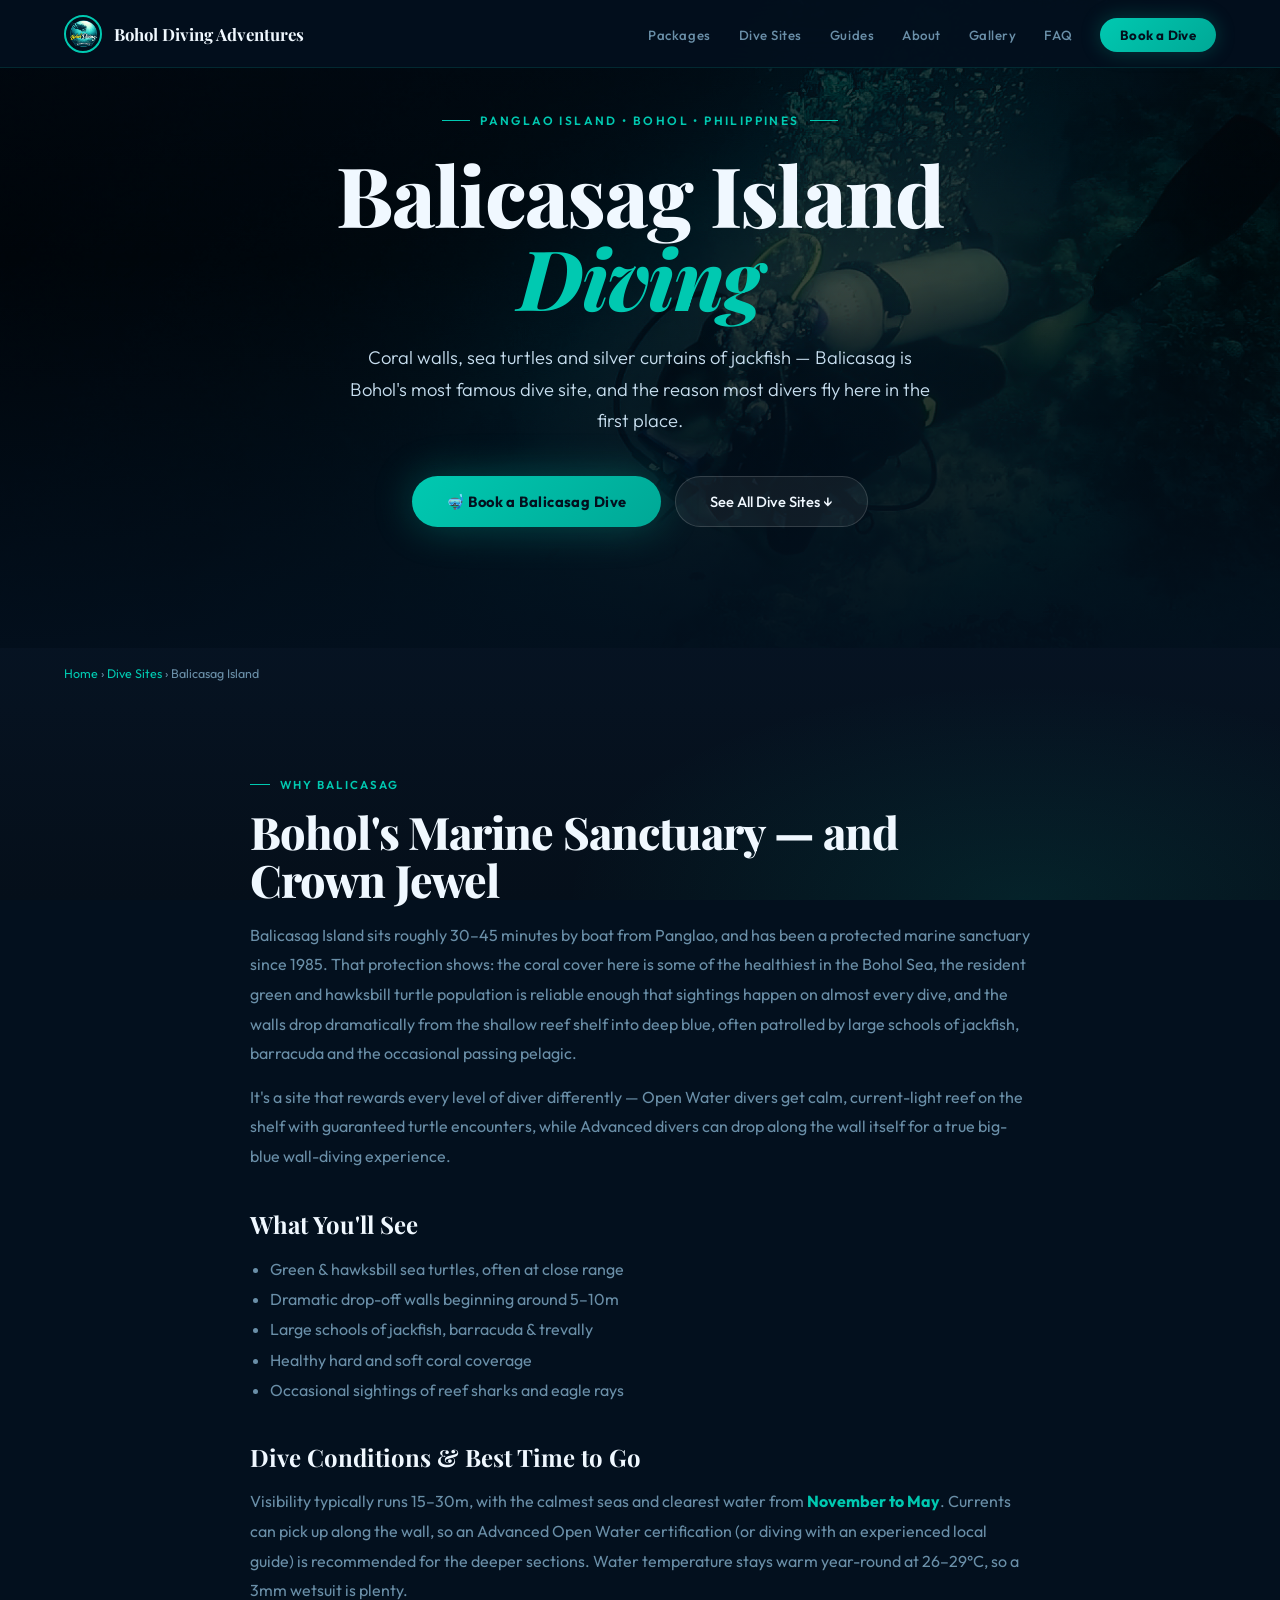
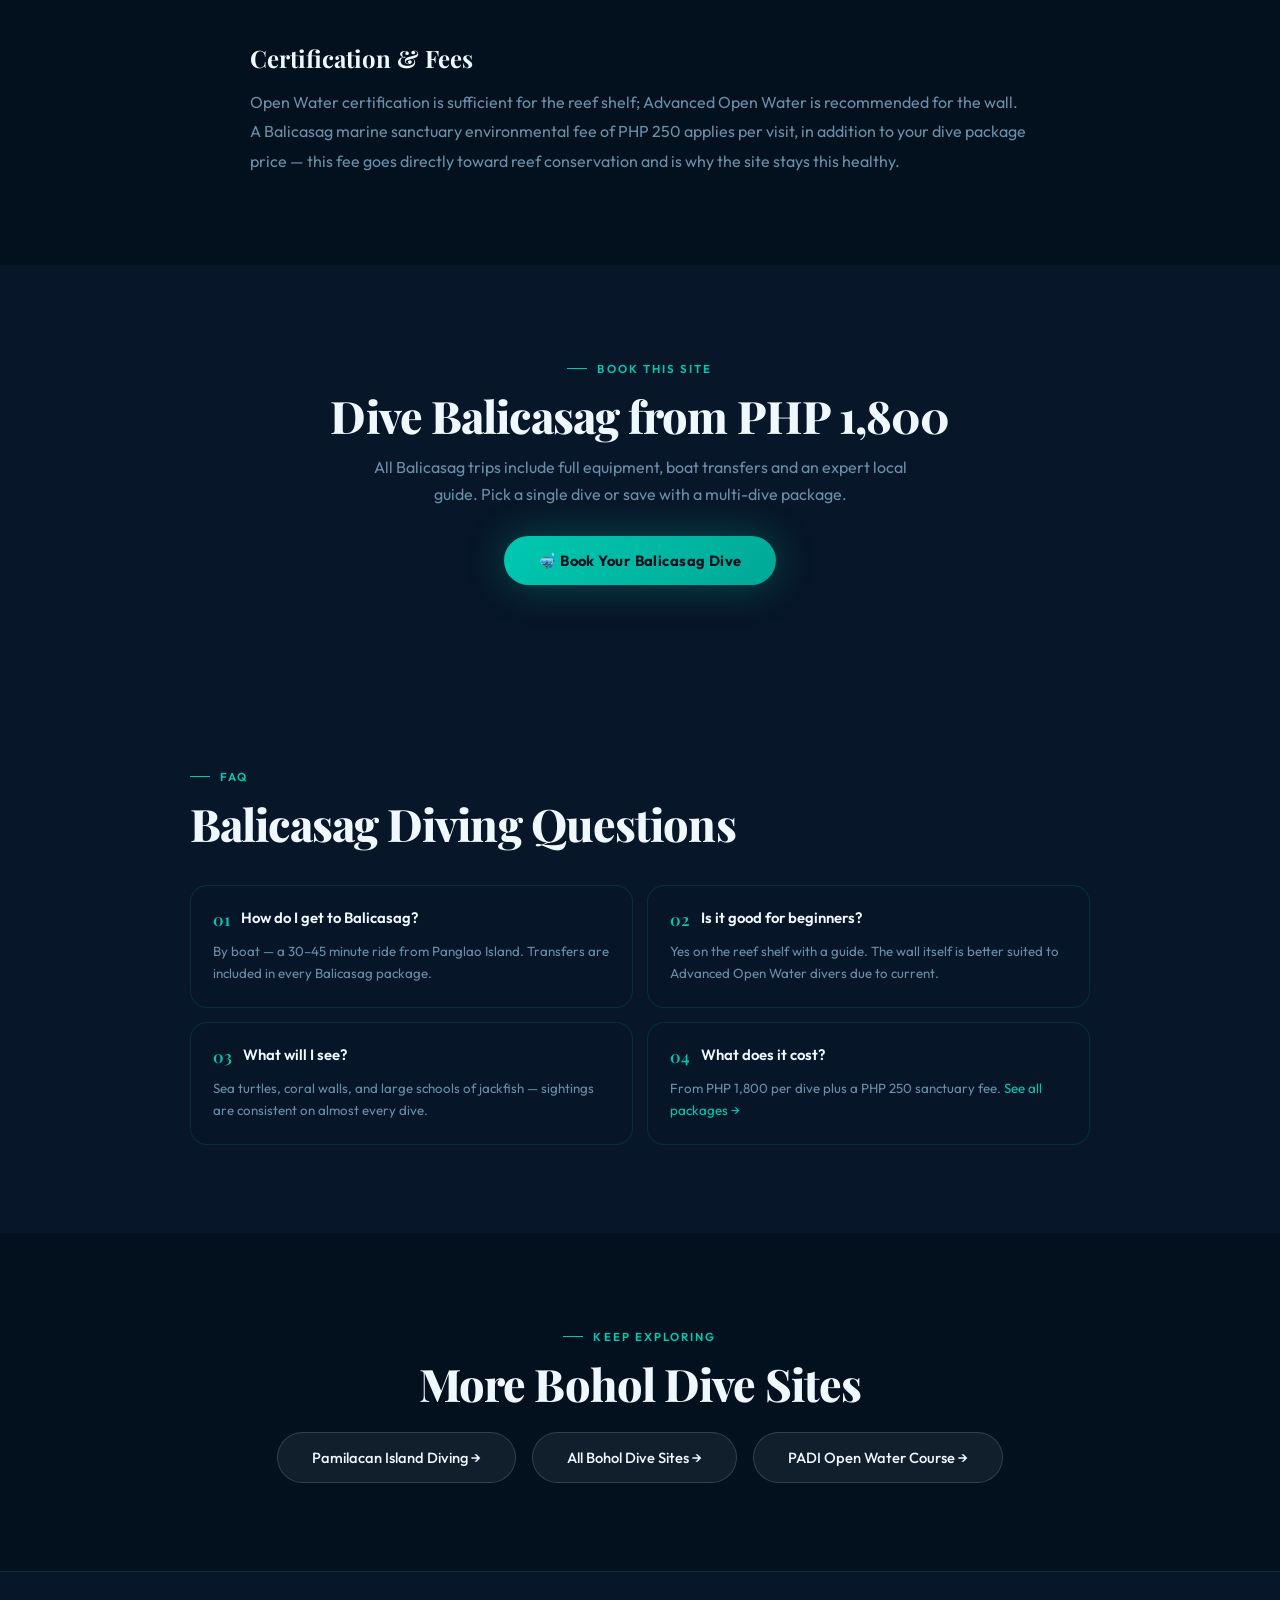
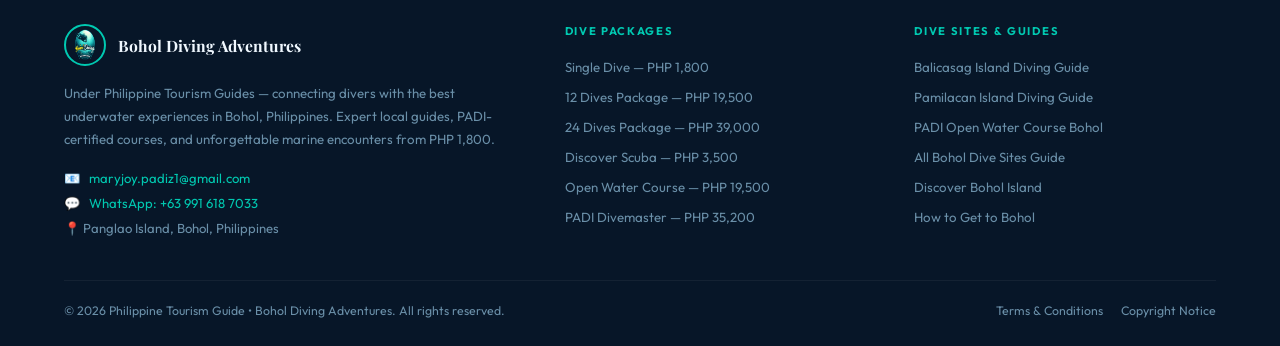
<file: balicasag-diving.html>
<!DOCTYPE html>
<html lang="en">
<head>
  <meta charset="UTF-8">
  <meta name="viewport" content="width=device-width, initial-scale=1.0">

  <title>Balicasag Diving | Sea Turtles &amp; Coral Walls — Bohol Diving Adventures</title>
  <meta name="description" content="Dive Balicasag Island in Bohol, Philippines — sea turtles, dramatic coral walls and jackfish schools. From PHP 1,800 per dive, full equipment included.">
  <meta name="keywords" content="Balicasag diving, Balicasag Island Bohol, sea turtles Bohol diving, Balicasag dive site, Balicasag scuba diving Philippines">
  <meta name="robots" content="index, follow, max-snippet:-1, max-image-preview:large, max-video-preview:-1">
  <meta name="author" content="Bohol Diving Adventures — Philippine Tourism Guide">
  <meta name="geo.region" content="PH-BOH">
  <meta name="geo.placename" content="Panglao Island, Bohol, Philippines">
  <meta name="geo.position" content="9.5736;123.7535">
  <meta name="ICBM" content="9.5736, 123.7535">
  <meta name="language" content="en">

  <meta property="og:type" content="article">
  <meta property="og:locale" content="en_US">
  <meta property="og:site_name" content="Bohol Diving Adventures">
  <meta property="og:title" content="Balicasag Diving | Bohol Diving Adventures">
  <meta property="og:description" content="Sea turtles, coral walls and jackfish schools at Bohol's most famous dive site. From PHP 1,800.">
  <meta property="og:url" content="https://boholdivingadventures.com/balicasag-diving.html">
  <meta property="og:image" content="https://boholdivingadventures.com/shipwreck.jpg">
  <meta property="og:image:width" content="1200">
  <meta property="og:image:height" content="630">

  <meta name="twitter:card" content="summary_large_image">
  <meta name="twitter:site" content="@BoholDiving">
  <meta name="twitter:title" content="Balicasag Diving | Bohol Diving Adventures">
  <meta name="twitter:description" content="Sea turtles, coral walls and jackfish schools at Bohol's most famous dive site. From PHP 1,800.">
  <meta name="twitter:image" content="https://boholdivingadventures.com/shipwreck.jpg">

  <link rel="canonical" href="https://boholdivingadventures.com/balicasag-diving.html">
  <link rel="alternate" hreflang="en" href="https://boholdivingadventures.com/balicasag-diving.html">
  <link rel="alternate" hreflang="x-default" href="https://boholdivingadventures.com/balicasag-diving.html">

  <link rel="icon" href="/logo.jpg" type="image/jpeg">
  <link rel="shortcut icon" href="/logo.jpg" type="image/jpeg">
  <link rel="apple-touch-icon" sizes="180x180" href="/logo.jpg">

  <link rel="preconnect" href="https://fonts.googleapis.com">
  <link rel="preconnect" href="https://fonts.gstatic.com" crossorigin>
  <link rel="dns-prefetch" href="https://api.web3forms.com">
  <link rel="dns-prefetch" href="https://api.whatsapp.com">
  <link rel="sitemap" type="application/xml" title="Sitemap" href="/sitemap_index.xml">
  <link href="https://fonts.googleapis.com/css2?family=Playfair+Display:ital,wght@0,700;0,800;1,700&family=Outfit:wght@300;400;500;600&display=swap" rel="stylesheet">

  <script type="application/ld+json">
  {
    "@context": "https://schema.org",
    "@graph": [
      {
        "@type": "TouristAttraction",
        "name": "Balicasag Island Dive Site",
        "description": "Marine sanctuary off Panglao, Bohol, known for sea turtles, coral walls, and large schools of jackfish.",
        "url": "https://boholdivingadventures.com/balicasag-diving.html",
        "image": "https://boholdivingadventures.com/dive.jpg",
        "touristType": ["Scuba Divers", "Snorkelers"],
        "geo": {"@type": "GeoCoordinates", "latitude": 9.5333, "longitude": 123.6833},
        "isPartOf": {"@type": "LocalBusiness", "name": "Bohol Diving Adventures", "url": "https://boholdivingadventures.com/"}
      },
      {
        "@type": "BreadcrumbList",
        "itemListElement": [
          {"@type": "ListItem", "position": 1, "name": "Home", "item": "https://boholdivingadventures.com/"},
          {"@type": "ListItem", "position": 2, "name": "Dive Sites", "item": "https://boholdivingadventures.com/#dive-sites"},
          {"@type": "ListItem", "position": 3, "name": "Balicasag Island Diving", "item": "https://boholdivingadventures.com/balicasag-diving.html"}
        ]
      },
      {
        "@type": "FAQPage",
        "mainEntity": [
          {"@type": "Question", "name": "How do I get to Balicasag Island for diving?", "acceptedAnswer": {"@type": "Answer", "text": "Balicasag is reached by a 30-45 minute boat ride from Panglao Island. Bohol Diving Adventures includes boat transfers in every Balicasag dive package."}},
          {"@type": "Question", "name": "Is Balicasag good for beginner divers?", "acceptedAnswer": {"@type": "Answer", "text": "Most areas suit Open Water divers, though the steepest walls and stronger currents are best handled by Advanced Open Water divers. Beginners should dive with a guide and stay on the shallower reef shelf."}},
          {"@type": "Question", "name": "What will I see diving at Balicasag?", "acceptedAnswer": {"@type": "Answer", "text": "Green and hawksbill sea turtles, dramatic drop-off walls, large schools of jackfish and barracuda, and healthy coral cover. Sightings are consistent year-round."}},
          {"@type": "Question", "name": "How much does a Balicasag dive trip cost?", "acceptedAnswer": {"@type": "Answer", "text": "Fun dives start from PHP 1,800 per dive with full equipment included, plus a PHP 250 Balicasag marine sanctuary environmental fee."}}
        ]
      }
    ]
  }
  </script>

  <style>
    :root {
      --ocean-deep:#03101e;--ocean-dark:#071628;--ocean-mid:#0a2540;
      --teal:#00c9b1;--teal-glow:rgba(0,201,177,0.18);--teal-dim:rgba(0,201,177,0.6);
      --gold:#e8c46a;--gold-dim:rgba(232,196,106,0.7);--white:#f0f8ff;
      --text:#c8dff0;--text-muted:#6a8fa8;--border:rgba(0,201,177,0.14);
      --card-bg:rgba(7,22,40,0.75);--card-border:rgba(0,201,177,0.18);
    }
    *,*::before,*::after{box-sizing:border-box;margin:0;padding:0}
    html{scroll-behavior:smooth}
    body{font-family:'Outfit',sans-serif;background:var(--ocean-deep);color:var(--text);overflow-x:hidden}
    img{max-width:100%;display:block}
    a{text-decoration:none;color:inherit}
    body::before{content:'';position:fixed;inset:0;background:radial-gradient(ellipse 80% 50% at 20% 0%,rgba(0,100,180,0.18) 0%,transparent 60%),radial-gradient(ellipse 60% 40% at 80% 100%,rgba(0,201,177,0.1) 0%,transparent 60%),linear-gradient(180deg,#03101e 0%,#071628 50%,#050f1a 100%);pointer-events:none;z-index:0}
    body>*{position:relative;z-index:1}
    /* NAVBAR */
    .navbar{position:fixed;top:0;left:0;right:0;z-index:200;padding:0 5%;height:68px;display:flex;align-items:center;justify-content:space-between;background:rgba(3,16,30,0.92);backdrop-filter:blur(20px);border-bottom:1px solid var(--border);transition:box-shadow 0.3s}
    .navbar.scrolled{box-shadow:0 4px 30px rgba(0,0,0,0.5)}
    .nav-brand{display:flex;align-items:center;gap:12px;font-family:'Playfair Display',serif;font-size:1.05rem;font-weight:700;color:var(--white)}
    .nav-brand img{width:38px;height:38px;border-radius:50%;object-fit:cover;border:2px solid var(--teal)}
    .nav-links{display:flex;gap:28px;align-items:center;list-style:none}
    .nav-links a{font-size:0.83rem;font-weight:500;color:var(--text-muted);letter-spacing:0.04em;transition:color 0.2s}
    .nav-links a:hover{color:var(--teal)}
    .nav-book-btn{background:linear-gradient(135deg,var(--teal),#00a896);color:var(--ocean-deep)!important;font-weight:700!important;padding:9px 20px;border-radius:999px;letter-spacing:0.02em!important;transition:transform 0.2s,box-shadow 0.2s!important;box-shadow:0 0 20px rgba(0,201,177,0.25)}
    .nav-book-btn:hover{transform:translateY(-1px);box-shadow:0 0 30px rgba(0,201,177,0.4)!important}
    .hamburger{display:none;flex-direction:column;gap:5px;background:none;border:none;cursor:pointer;padding:6px}
    .hamburger span{display:block;width:22px;height:2px;background:var(--teal);border-radius:2px;transition:0.3s}
    .mobile-nav{display:none;position:fixed;top:68px;left:0;right:0;background:rgba(3,16,30,0.98);backdrop-filter:blur(20px);border-bottom:1px solid var(--border);z-index:199;padding:16px 5%;flex-direction:column;gap:4px}
    .mobile-nav.open{display:flex}
    .mobile-nav a{color:var(--text);font-size:0.95rem;font-weight:500;padding:12px 0;border-bottom:1px solid rgba(255,255,255,0.05);transition:color 0.2s}
    .mobile-nav a:hover{color:var(--teal)}
    /* HERO */
    .hero{min-height:100vh;display:flex;flex-direction:column;align-items:center;justify-content:center;text-align:center;padding:100px 5% 60px;position:relative;overflow:hidden}
    .hero-bg{position:absolute;inset:0;background:url('bohol.jpg') center/cover no-repeat;filter:brightness(0.28) saturate(1.3);z-index:0}
    .hero-overlay{position:absolute;inset:0;background:linear-gradient(180deg,rgba(3,16,30,0.3) 0%,rgba(3,16,30,0.0) 40%,rgba(3,16,30,0.9) 100%);z-index:1}
    .hero-content{position:relative;z-index:2;max-width:860px;margin:0 auto}
    .hero-eyebrow{display:inline-flex;align-items:center;gap:10px;font-size:0.75rem;font-weight:600;letter-spacing:0.2em;text-transform:uppercase;color:var(--teal);margin-bottom:24px}
    .hero-eyebrow::before,.hero-eyebrow::after{content:'';display:block;width:28px;height:1px;background:var(--teal)}
    .hero h1{font-family:'Playfair Display',serif;font-size:clamp(2.8rem,6.5vw,5.8rem);font-weight:800;line-height:1.0;color:var(--white);letter-spacing:-0.02em;margin-bottom:24px}
    .hero h1 em{font-style:italic;color:var(--teal)}
    .hero-sub{font-size:clamp(1rem,1.8vw,1.15rem);color:var(--text);line-height:1.7;max-width:600px;margin:0 auto 40px;font-weight:300}
    .hero-actions{display:flex;gap:14px;justify-content:center;flex-wrap:wrap;margin-bottom:56px}
    .btn-primary{background:linear-gradient(135deg,var(--teal),#00a896);color:var(--ocean-deep);padding:15px 34px;border-radius:999px;font-weight:700;font-size:0.92rem;letter-spacing:0.03em;box-shadow:0 0 40px rgba(0,201,177,0.3);transition:transform 0.2s,box-shadow 0.2s;display:inline-flex;align-items:center;gap:8px}
    .btn-primary:hover{transform:translateY(-2px);box-shadow:0 0 60px rgba(0,201,177,0.5)}
    .btn-ghost{background:rgba(255,255,255,0.06);color:var(--white);padding:15px 34px;border-radius:999px;font-weight:500;font-size:0.92rem;border:1px solid rgba(255,255,255,0.15);transition:background 0.2s,border-color 0.2s;display:inline-flex;align-items:center;gap:8px}
    .btn-ghost:hover{background:rgba(255,255,255,0.1);border-color:rgba(255,255,255,0.3)}
    .hero-stats{display:flex;gap:36px;justify-content:center;flex-wrap:wrap;padding:24px 36px;background:rgba(7,22,40,0.7);backdrop-filter:blur(12px);border-radius:20px;border:1px solid var(--border)}
    .hero-stat strong{display:block;font-family:'Playfair Display',serif;font-size:1.9rem;font-weight:800;color:var(--teal);letter-spacing:-0.02em}
    .hero-stat span{font-size:0.75rem;color:var(--text-muted);text-transform:uppercase;letter-spacing:0.1em}
    .hero-scroll{position:absolute;bottom:28px;left:50%;transform:translateX(-50%);z-index:2;display:flex;flex-direction:column;align-items:center;gap:6px;color:var(--text-muted);font-size:0.7rem;letter-spacing:0.12em;text-transform:uppercase;animation:bobScroll 2.5s ease-in-out infinite}
    .hero-scroll::after{content:'↓';font-size:1.1rem;color:var(--teal)}
    @keyframes bobScroll{0%,100%{transform:translateX(-50%) translateY(0)}50%{transform:translateX(-50%) translateY(6px)}}
    /* COMMON */
    section{padding:88px 5%}
    .section-label{display:inline-flex;align-items:center;gap:10px;font-size:0.72rem;font-weight:600;letter-spacing:0.18em;text-transform:uppercase;color:var(--teal);margin-bottom:16px}
    .section-label::before{content:'';display:block;width:20px;height:1px;background:var(--teal)}
    .section-title{font-family:'Playfair Display',serif;font-size:clamp(2rem,3.5vw,3.1rem);font-weight:800;line-height:1.08;letter-spacing:-0.02em;color:var(--white);margin-bottom:14px}
    .section-sub{font-size:1rem;color:var(--text-muted);line-height:1.7;max-width:560px}
    /* MARQUEE */
    .marquee-bar{background:linear-gradient(90deg,var(--teal),#00a896);padding:14px 0;overflow:hidden;white-space:nowrap}
    .marquee-inner{display:inline-flex;animation:marquee 30s linear infinite}
    .marquee-inner span{font-size:0.72rem;font-weight:700;letter-spacing:0.18em;text-transform:uppercase;color:var(--ocean-deep);padding:0 26px}
    .marquee-inner span.dot{opacity:0.4;padding:0 8px}
    @keyframes marquee{from{transform:translateX(0)}to{transform:translateX(-50%)}}
    /* PACKAGES */
    .packages-section{background:var(--ocean-dark)}
    .packages-header{display:flex;justify-content:space-between;align-items:flex-end;margin-bottom:48px;flex-wrap:wrap;gap:20px}
    .packages-tabs{display:flex;gap:8px;flex-wrap:wrap}
    .tab-btn{padding:9px 22px;border-radius:999px;font-size:0.82rem;font-weight:600;letter-spacing:0.04em;border:1px solid var(--border);background:transparent;color:var(--text-muted);cursor:pointer;transition:all 0.2s;font-family:'Outfit',sans-serif}
    .tab-btn.active,.tab-btn:hover{background:var(--teal-glow);border-color:var(--teal);color:var(--teal)}
    .package-tab-content{display:none}
    .package-tab-content.active{display:grid;grid-template-columns:repeat(3,1fr);gap:20px}
    .pkg-card{background:var(--card-bg);border:1px solid var(--card-border);border-radius:24px;overflow:hidden;transition:transform 0.3s,box-shadow 0.3s,border-color 0.3s;backdrop-filter:blur(10px)}
    .pkg-card:hover{transform:translateY(-6px);border-color:rgba(0,201,177,0.45);box-shadow:0 20px 60px rgba(0,0,0,0.4),0 0 30px rgba(0,201,177,0.08)}
    .pkg-card.featured{border-color:var(--gold-dim)}
    .pkg-img{position:relative;height:195px;overflow:hidden}
    .pkg-img img{width:100%;height:100%;object-fit:cover;transition:transform 0.5s}
    .pkg-card:hover .pkg-img img{transform:scale(1.06)}
    .pkg-img::after{content:'';position:absolute;inset:0;background:linear-gradient(180deg,transparent 40%,rgba(3,16,30,0.85))}
    .pkg-badge{position:absolute;top:14px;right:14px;z-index:2;background:var(--teal);color:var(--ocean-deep);font-size:0.65rem;font-weight:800;letter-spacing:0.12em;text-transform:uppercase;padding:4px 12px;border-radius:999px}
    .pkg-featured-badge{background:var(--gold)}
    .pkg-body{padding:22px}
    .pkg-price{font-family:'Playfair Display',serif;font-size:1.8rem;font-weight:800;color:var(--teal);letter-spacing:-0.02em;margin-bottom:6px}
    .pkg-card.featured .pkg-price{color:var(--gold)}
    .pkg-title{font-size:1rem;font-weight:700;color:var(--white);margin-bottom:12px}
    .pkg-features{list-style:none;display:grid;gap:7px;margin-bottom:16px}
    .pkg-features li{font-size:0.82rem;color:var(--text-muted);display:flex;align-items:center;gap:8px}
    .pkg-features li::before{content:'';width:5px;height:5px;border-radius:50%;background:var(--teal);flex-shrink:0}
    .pkg-features li.cross::before{background:rgba(255,80,80,0.7)}
    .pkg-note{font-size:0.73rem;color:var(--text-muted);line-height:1.5;margin-bottom:16px;padding-top:12px;border-top:1px solid rgba(255,255,255,0.06)}
    .cert-logos{display:flex;gap:8px;align-items:center;margin-top:8px}
    .cert-logos img{height:22px;width:auto;opacity:0.65;filter:brightness(1.4)}
    .pkg-book-btn{display:block;width:100%;padding:12px;text-align:center;border-radius:14px;border:none;cursor:pointer;font-family:'Outfit',sans-serif;font-size:0.88rem;font-weight:700;background:linear-gradient(135deg,var(--teal),#00a896);color:var(--ocean-deep);transition:opacity 0.2s,transform 0.2s;box-shadow:0 4px 20px rgba(0,201,177,0.2)}
    .pkg-card.featured .pkg-book-btn{background:linear-gradient(135deg,var(--gold),#d4a84e)}
    .pkg-book-btn:hover{opacity:0.88;transform:translateY(-1px)}
    /* DIVE SITES */
    .sites-grid{display:grid;grid-template-columns:repeat(2,1fr);gap:18px;margin-top:44px}
    .site-card{position:relative;border-radius:22px;overflow:hidden;aspect-ratio:16/9;cursor:pointer;transition:transform 0.3s}
    .site-card:hover{transform:scale(1.02)}
    .site-card:first-child{grid-row:span 2;aspect-ratio:auto}
    .site-card img{width:100%;height:100%;object-fit:cover;transition:transform 0.5s}
    .site-card:hover img{transform:scale(1.05)}
    .site-card-overlay{position:absolute;inset:0;background:linear-gradient(180deg,transparent 40%,rgba(3,16,30,0.95) 100%);display:flex;flex-direction:column;justify-content:flex-end;padding:26px}
    .site-card-tag{font-size:0.65rem;font-weight:700;letter-spacing:0.15em;text-transform:uppercase;color:var(--teal);margin-bottom:6px}
    .site-card h3{font-family:'Playfair Display',serif;font-size:1.35rem;font-weight:700;color:var(--white);margin-bottom:6px}
    .site-card p{font-size:0.8rem;color:var(--text-muted);line-height:1.5;max-width:290px}
    /* ARTICLES */
    .articles-section{background:var(--ocean-dark)}
    .articles-grid{display:grid;grid-template-columns:repeat(3,1fr);gap:20px;margin-top:44px}
    .article-card{background:var(--card-bg);border:1px solid var(--card-border);border-radius:22px;overflow:hidden;transition:transform 0.3s,border-color 0.3s}
    .article-card:hover{transform:translateY(-4px);border-color:rgba(0,201,177,0.35)}
    .article-card-img{height:175px;overflow:hidden}
    .article-card-img img{width:100%;height:100%;object-fit:cover;transition:transform 0.4s}
    .article-card:hover .article-card-img img{transform:scale(1.04)}
    .article-card-body{padding:22px}
    .article-card-cat{font-size:0.68rem;font-weight:700;letter-spacing:0.15em;text-transform:uppercase;color:var(--teal);margin-bottom:8px}
    .article-card h3{font-family:'Playfair Display',serif;font-size:1.05rem;font-weight:700;color:var(--white);line-height:1.3;margin-bottom:10px}
    .article-card p{font-size:0.82rem;color:var(--text-muted);line-height:1.6}
    /* ABOUT */
    .about-grid{display:grid;grid-template-columns:1fr 1fr;gap:72px;align-items:center;max-width:1300px;margin:0 auto}
    .about-imgs{position:relative}
    .about-img-main{width:100%;border-radius:26px;aspect-ratio:3/4;object-fit:cover;object-position:top}
    .about-img-float{position:absolute;bottom:-24px;right:-24px;width:155px;height:195px;border-radius:18px;object-fit:cover;border:5px solid var(--ocean-deep);box-shadow:0 16px 40px rgba(0,0,0,0.4)}
    .about-badge{position:absolute;top:28px;left:-18px;background:linear-gradient(135deg,var(--teal),#00a896);color:var(--ocean-deep);border-radius:16px;padding:14px 20px;min-width:120px;text-align:center;box-shadow:0 12px 28px rgba(0,201,177,0.3)}
    .about-badge strong{display:block;font-family:'Playfair Display',serif;font-size:1.5rem;font-weight:800}
    .about-badge span{font-size:0.7rem;font-weight:700;letter-spacing:0.08em}
    .about-intro{font-size:1rem;line-height:1.8;color:var(--text-muted);margin-bottom:30px}
    .about-items{display:grid;gap:13px;margin-bottom:32px}
    .about-item{display:flex;align-items:flex-start;gap:15px;padding:17px 20px;background:rgba(7,22,40,0.6);border:1px solid var(--border);border-radius:16px;backdrop-filter:blur(8px)}
    .about-icon{width:38px;height:38px;border-radius:11px;background:var(--teal-glow);border:1px solid var(--teal);display:flex;align-items:center;justify-content:center;color:var(--teal);font-size:1.05rem;flex-shrink:0}
    .about-item strong{display:block;font-size:0.87rem;font-weight:600;color:var(--white);margin-bottom:3px}
    .about-item span{font-size:0.79rem;color:var(--text-muted);line-height:1.5}
    /* GALLERY */
    .gallery-section{background:var(--ocean-dark)}
    .gallery-grid{display:grid;grid-template-columns:repeat(4,1fr);grid-template-rows:repeat(2,200px);gap:12px;margin-top:44px}
    .gallery-grid .g-item{border-radius:16px;overflow:hidden;cursor:pointer}
    .gallery-grid .g-item:nth-child(1){grid-column:span 2;grid-row:span 2}
    .gallery-grid .g-item:nth-child(4){grid-column:span 2}
    .g-item img{width:100%;height:100%;object-fit:cover;transition:transform 0.4s;display:block}
    .g-item:hover img{transform:scale(1.06)}
    .lightbox{display:none;position:fixed;inset:0;z-index:999;background:rgba(0,0,0,0.92);align-items:center;justify-content:center}
    .lightbox.active{display:flex}
    .lightbox img{max-width:90vw;max-height:90vh;border-radius:12px}
    .lightbox-close{position:absolute;top:20px;right:28px;font-size:2rem;color:var(--white);cursor:pointer;background:none;border:none;opacity:0.7}
    .lightbox-close:hover{opacity:1}
    /* FAQ */
    .faq-grid{display:grid;grid-template-columns:1fr 1fr;gap:14px;margin-top:44px}
    .faq-item{background:var(--card-bg);border:1px solid var(--border);border-radius:17px;padding:22px;transition:border-color 0.2s}
    .faq-item:hover{border-color:rgba(0,201,177,0.35)}
    .faq-q{font-weight:600;font-size:0.93rem;color:var(--white);margin-bottom:10px;display:flex;align-items:flex-start;gap:11px}
    .faq-num{color:var(--teal);font-family:'Playfair Display',serif;font-size:1.05rem;flex-shrink:0}
    .faq-a{font-size:0.83rem;color:var(--text-muted);line-height:1.7}
    .faq-a strong{color:var(--teal)}
    /* MODALS */
    .modal-backdrop{display:none;position:fixed;inset:0;z-index:500;background:rgba(0,0,0,0.75);backdrop-filter:blur(6px);align-items:center;justify-content:center}
    .modal-backdrop.open{display:flex}
    .modal{background:var(--ocean-mid);border:1px solid var(--border);border-radius:26px;width:90%;max-width:550px;max-height:90vh;overflow-y:auto;padding:38px;box-shadow:0 40px 100px rgba(0,0,0,0.6)}
    .modal-header{display:flex;justify-content:space-between;align-items:center;margin-bottom:24px}
    .modal-title{font-family:'Playfair Display',serif;font-size:1.45rem;font-weight:700;color:var(--white)}
    .modal-close{background:none;border:none;font-size:1.4rem;color:var(--text-muted);cursor:pointer}
    .modal-close:hover{color:var(--white)}
    .form-group{margin-bottom:16px}
    .form-label{display:block;font-size:0.75rem;font-weight:600;letter-spacing:0.08em;text-transform:uppercase;color:var(--text-muted);margin-bottom:7px}
    .form-input,.form-textarea{width:100%;padding:12px 15px;background:rgba(255,255,255,0.05);border:1px solid rgba(255,255,255,0.1);border-radius:11px;color:var(--white);font-family:'Outfit',sans-serif;font-size:0.9rem;outline:none;transition:border-color 0.2s,box-shadow 0.2s}
    .form-input::placeholder,.form-textarea::placeholder{color:rgba(255,255,255,0.2)}
    .form-input:focus,.form-textarea:focus{border-color:var(--teal);box-shadow:0 0 0 3px rgba(0,201,177,0.12)}
    .form-textarea{resize:vertical;min-height:95px}
    .form-submit{width:100%;padding:14px;margin-top:8px;background:linear-gradient(135deg,var(--teal),#00a896);color:var(--ocean-deep);border:none;border-radius:13px;font-family:'Outfit',sans-serif;font-size:0.92rem;font-weight:700;cursor:pointer;transition:opacity 0.2s,transform 0.2s;box-shadow:0 8px 24px rgba(0,201,177,0.25)}
    .form-submit:hover{opacity:0.88;transform:translateY(-1px)}
    .modal-footer{text-align:center;margin-top:18px}
    .modal-footer a{color:var(--teal);font-size:0.83rem}
    .modal-footer a:hover{text-decoration:underline}
    .policy-modal{background:#fff;color:#1a1a2e}
    .policy-modal .modal-title{color:#0a2540}
    .policy-modal .modal-close{color:#555}
    .policy-modal p,.policy-modal ul{font-size:0.88rem;line-height:1.7;color:#333;margin-bottom:12px}
    .policy-modal ul{padding-left:20px}
    .policy-modal strong{color:#005D94}
    .policy-modal a{color:#005D94}
    /* FOOTER */
    .footer{background:var(--ocean-dark);border-top:1px solid var(--border);padding:52px 5% 28px}
    .footer-grid{display:grid;grid-template-columns:1.5fr 1fr 1fr;gap:48px;margin-bottom:44px;max-width:1300px;margin-left:auto;margin-right:auto}
    .footer-brand{display:flex;align-items:center;gap:12px;margin-bottom:16px}
    .footer-brand img{width:42px;height:42px;border-radius:50%;border:2px solid var(--teal)}
    .footer-brand-name{font-family:'Playfair Display',serif;font-size:0.98rem;font-weight:700;color:var(--white)}
    .footer-desc{font-size:0.83rem;color:var(--text-muted);line-height:1.7;margin-bottom:20px}
    .footer-contacts{display:grid;gap:9px}
    .footer-contact-item{display:flex;align-items:center;gap:9px;font-size:0.82rem;color:var(--text-muted)}
    .footer-contact-item a{color:var(--teal)}
    .footer-contact-item a:hover{text-decoration:underline}
    .footer-col-title{font-size:0.7rem;font-weight:700;letter-spacing:0.15em;text-transform:uppercase;color:var(--teal);margin-bottom:18px}
    .footer-links{list-style:none;display:grid;gap:10px}
    .footer-links a{font-size:0.83rem;color:var(--text-muted);transition:color 0.2s}
    .footer-links a:hover{color:var(--teal)}
    .footer-bottom{padding-top:22px;border-top:1px solid rgba(255,255,255,0.05);display:flex;justify-content:space-between;align-items:center;flex-wrap:wrap;gap:12px;max-width:1300px;margin:0 auto}
    .footer-bottom p{font-size:0.77rem;color:var(--text-muted)}
    .footer-policy-links{display:flex;gap:18px}
    .footer-policy-links button{background:none;border:none;cursor:pointer;font-size:0.77rem;color:var(--text-muted);font-family:'Outfit',sans-serif;transition:color 0.2s}
    .footer-policy-links button:hover{color:var(--teal)}
    /* FLOAT CTA */
    .float-cta{position:fixed;right:22px;bottom:22px;z-index:150;background:linear-gradient(135deg,var(--teal),#00a896);color:var(--ocean-deep);border:none;border-radius:999px;padding:13px 24px;font-family:'Outfit',sans-serif;font-size:0.87rem;font-weight:700;cursor:pointer;box-shadow:0 8px 28px rgba(0,201,177,0.4);animation:pulse-cta 2.5s ease-in-out infinite;display:flex;align-items:center;gap:7px}
    @keyframes pulse-cta{0%,100%{box-shadow:0 8px 28px rgba(0,201,177,0.4)}50%{box-shadow:0 8px 48px rgba(0,201,177,0.65)}}
    /* ANIMATIONS */
    .reveal{opacity:0;transform:translateY(28px);transition:opacity 0.7s ease,transform 0.7s ease}
    .reveal.visible{opacity:1;transform:translateY(0)}
    .reveal-l{opacity:0;transform:translateX(-28px);transition:opacity 0.7s ease,transform 0.7s ease}
    .reveal-l.visible{opacity:1;transform:translateX(0)}
    .reveal:nth-child(2){transition-delay:0.1s}
    .reveal:nth-child(3){transition-delay:0.2s}
    .reveal:nth-child(4){transition-delay:0.3s}
    /* RESPONSIVE */
    @media(max-width:1024px){
      .package-tab-content.active{grid-template-columns:1fr 1fr}
      .about-grid{grid-template-columns:1fr;gap:44px}
      .about-imgs{max-width:480px}
      .footer-grid{grid-template-columns:1fr 1fr}
      .articles-grid{grid-template-columns:1fr 1fr}
      .sites-grid{grid-template-columns:1fr}
      .site-card:first-child{grid-row:span 1}
    }
    @media(max-width:768px){
      .nav-links{display:none}
      .hamburger{display:flex}
      section{padding:65px 5%}
      .hero h1{font-size:2.6rem}
      .hero-stats{gap:20px;padding:20px 22px}
      .package-tab-content.active{grid-template-columns:1fr}
      .gallery-grid{grid-template-columns:1fr 1fr;grid-template-rows:auto}
      .gallery-grid .g-item:nth-child(1){grid-column:span 2;grid-row:span 1}
      .gallery-grid .g-item:nth-child(4){grid-column:span 1}
      .faq-grid{grid-template-columns:1fr}
      .articles-grid{grid-template-columns:1fr}
      .footer-grid{grid-template-columns:1fr;gap:28px}
      .footer-bottom{flex-direction:column;text-align:center}
      .packages-header{flex-direction:column;align-items:flex-start}
      .about-img-float{display:none}
      .about-badge{left:0}
      .modal{padding:26px 22px}
    }
    @media(max-width:480px){
      .hero h1{font-size:2.1rem}
      .hero-actions{flex-direction:column;align-items:center}
      .gallery-grid{grid-template-columns:1fr}
      .gallery-grid .g-item:nth-child(1),.gallery-grid .g-item:nth-child(4){grid-column:span 1}
    }
  </style>
</head>
<body>

<!-- Skip navigation for accessibility & SEO signals -->
<a href="#main-content" class="skip-link" style="position:absolute;top:-40px;left:6px;background:var(--teal);color:var(--ocean-deep);padding:8px 14px;border-radius:0 0 8px 8px;font-weight:700;font-size:0.85rem;z-index:9999;transition:top 0.2s" onfocus="this.style.top='0'" onblur="this.style.top='-40px'">Skip to main content</a>

<!-- BOOKING MODAL -->
<div class="modal-backdrop" id="bookingModal">
  <div class="modal">
    <div class="modal-header">
      <h2 class="modal-title">Book Your Dive</h2>
      <button class="modal-close" id="closeBooking">&#x2715;</button>
    </div>
    <p style="font-size:0.88rem;color:var(--text-muted);margin-bottom:22px;">Fill in your details and we will get back to you within 24 hours to confirm your booking.</p>
    <form action="https://api.web3forms.com/submit" method="POST">
      <input type="hidden" name="access_key" value="78ca590f-e96f-4c03-9801-9b498ff6fb2b">
      <div class="form-group"><label class="form-label">Full Name *</label><input class="form-input" type="text" name="first_name" placeholder="Your full name" required></div>
      <div class="form-group"><label class="form-label">Email *</label><input class="form-input" type="email" name="email" placeholder="you@example.com" required></div>
      <div class="form-group"><label class="form-label">WhatsApp / Phone (optional)</label><input class="form-input" type="tel" name="phone" placeholder="+63 ..."></div>
      <div class="form-group"><label class="form-label">Diver License Level (if applicable)</label><input class="form-input" type="text" name="diver_license" placeholder="Open Water, Advanced, etc."></div>
      <div class="form-group"><label class="form-label">Last Dive Date (if applicable)</label><input class="form-input" type="date" name="Last-Dive"></div>
      <div class="form-group"><label class="form-label">Message / Package of Interest</label><textarea class="form-textarea" name="message" placeholder="Package of interest, group size, preferred dates..."></textarea></div>
      <input type="hidden" name="redirect" value="https://boholdivingadventures.com/thank-you.html">
      <button class="form-submit" type="submit">Send Inquiry &rarr;</button>
    </form>
    <div class="modal-footer"><a href="https://api.whatsapp.com/send?phone=639916187033">&#x1F4AC; Message us on WhatsApp directly</a></div>
  </div>
</div>

<!-- COPYRIGHT MODAL -->
<div class="modal-backdrop" id="copyrightModal">
  <div class="modal policy-modal">
    <div class="modal-header"><h2 class="modal-title">Copyright Infringement Notice</h2><button class="modal-close" id="closeCopyrightModal">&#x2715;</button></div>
    <p><strong>Effective Date:</strong> January 17, 2025</p>
    <p>We respect intellectual property rights of others and expect our users to do the same.</p>
    <p><strong>Reporting Copyright Infringement:</strong></p>
    <ul><li>Description of the copyrighted work being infringed.</li><li>Location of the infringing material on our site.</li><li>Your contact information (email, phone, address).</li><li>Statement affirming your belief the use is unauthorized.</li><li>Your signature.</li></ul>
    <p><strong>Contact:</strong> <a href="mailto:maryjoy.padiz1@gmail.com">maryjoy.padiz1@gmail.com</a> &nbsp;&middot;&nbsp; <a href="tel:+639916187033">+63 991 618 7033</a></p>
  </div>
</div>

<!-- TERMS MODAL -->
<div class="modal-backdrop" id="termsModal">
  <div class="modal policy-modal">
    <div class="modal-header"><h2 class="modal-title">Terms &amp; Conditions / Privacy Policy</h2><button class="modal-close" id="closeTermsModal">&#x2715;</button></div>
    <p><strong>1. Introduction</strong></p>
    <p>These Terms &amp; Conditions govern the use of booking services provided by Philippine Tourism Guide Booking Services through BoholDivingAdventures.com. By using our website or making a booking, you agree to these Terms.</p>
    <p><strong>2. Role as Booking Agent</strong></p>
    <p>We act solely as a booking agent for third-party service providers including dive shops, accommodation providers, and transport operators. We facilitate bookings between travelers and Service Providers but do not own, operate, or control these services.</p>
    <p><strong>3. Limitation of Liability</strong></p>
    <p>Philippine Tourism Guide Booking Services is not responsible for accidents, injuries, deaths, property damage, delays, or other issues during travel or while using booked services.</p>
    <p><strong>4. Travel Insurance</strong></p>
    <p>We strongly recommend comprehensive travel insurance covering diving, medical emergencies, and trip cancellations.</p>
    <p><strong>5. Medical Requirements</strong></p>
    <p>You must be medically and physically fit to participate in booked activities. Consult a doctor if you have health concerns before booking.</p>
    <p><strong>6. Privacy Policy</strong></p>
    <p>We collect your name, email, phone, and booking details to process reservations. We do not sell or share your data except as necessary to complete bookings. Contact: <a href="mailto:maryjoy.padiz1@gmail.com">maryjoy.padiz1@gmail.com</a></p>
  </div>
</div>

<!-- NAVBAR -->
<nav class="navbar" id="navbar">
  <a href="https://boholdivingadventures.com" class="nav-brand">
    <img src="logo.jpg" alt="Bohol Diving Adventures Logo" width="38" height="38">
    <span>Bohol Diving Adventures</span>
  </a>
  <ul class="nav-links">
    <li><a href="https://boholdivingadventures.com/#packages">Packages</a></li>
    <li><a href="https://boholdivingadventures.com/#dive-sites">Dive Sites</a></li>
    <li><a href="https://boholdivingadventures.com/#courses">Guides</a></li>
    <li><a href="https://boholdivingadventures.com/#about">About</a></li>
    <li><a href="https://boholdivingadventures.com/#gallery">Gallery</a></li>
    <li><a href="https://boholdivingadventures.com/#faq">FAQ</a></li>
    <li><a href="#" class="nav-book-btn" id="navBookBtn">Book a Dive</a></li>
  </ul>
  <button class="hamburger" id="hamburger" aria-label="Open menu"><span></span><span></span><span></span></button>
</nav>
<div class="mobile-nav" id="mobileNav">
  <a href="https://boholdivingadventures.com/#packages">Packages</a>
  <a href="https://boholdivingadventures.com/#dive-sites">Dive Sites</a>
  <a href="https://boholdivingadventures.com/#about">About</a>
  <a href="https://boholdivingadventures.com/#gallery">Gallery</a>
  <a href="https://boholdivingadventures.com/#faq">FAQ</a>
  <a href="#" id="mobileBookBtn">&#x1F93F; Book a Dive</a>
</div>
<main id="main-content">
<header id="home">
  <section class="hero" style="min-height:72vh;">
    <div class="hero-bg" style="background:url('/dive.jpg') center/cover no-repeat;"></div>
    <div class="hero-overlay"></div>
    <div class="hero-content">
      <div class="hero-eyebrow">Panglao Island &bull; Bohol &bull; Philippines</div>
      <h1>Balicasag Island <em>Diving</em></h1>
      <p class="hero-sub">Coral walls, sea turtles and silver curtains of jackfish &mdash; Balicasag is Bohol's most famous dive site, and the reason most divers fly here in the first place.</p>
      <div class="hero-actions">
        <a href="#" class="btn-primary book-trigger">&#x1F93F; Book a Balicasag Dive</a>
        <a href="https://boholdivingadventures.com/#dive-sites" class="btn-ghost">See All Dive Sites &darr;</a>
      </div>
    </div>
  </section>
</header>

<nav aria-label="Breadcrumb" style="padding:18px 5% 0;font-size:0.78rem;color:var(--text-muted);">
  <a href="https://boholdivingadventures.com/" style="color:var(--teal);">Home</a> &rsaquo;
  <a href="https://boholdivingadventures.com/#dive-sites" style="color:var(--teal);">Dive Sites</a> &rsaquo; Balicasag Island
</nav>

<section>
  <div style="max-width:780px;margin:0 auto;">
    <div class="section-label">Why Balicasag</div>
    <h2 class="section-title">Bohol&#39;s Marine Sanctuary &mdash; and Crown Jewel</h2>
    <p style="line-height:1.85;color:var(--text-muted);margin-top:16px;">Balicasag Island sits roughly 30&ndash;45 minutes by boat from Panglao, and has been a protected marine sanctuary since 1985. That protection shows: the coral cover here is some of the healthiest in the Bohol Sea, the resident green and hawksbill turtle population is reliable enough that sightings happen on almost every dive, and the walls drop dramatically from the shallow reef shelf into deep blue, often patrolled by large schools of jackfish, barracuda and the occasional passing pelagic.</p>
    <p style="line-height:1.85;color:var(--text-muted);margin-top:14px;">It's a site that rewards every level of diver differently &mdash; Open Water divers get calm, current-light reef on the shelf with guaranteed turtle encounters, while Advanced divers can drop along the wall itself for a true big-blue wall-diving experience.</p>

    <h3 style="font-family:'Playfair Display',serif;color:var(--white);margin:36px 0 14px;font-size:1.5rem;">What You'll See</h3>
    <ul style="padding-left:20px;line-height:1.9;color:var(--text-muted);">
      <li>Green &amp; hawksbill sea turtles, often at close range</li>
      <li>Dramatic drop-off walls beginning around 5&ndash;10m</li>
      <li>Large schools of jackfish, barracuda &amp; trevally</li>
      <li>Healthy hard and soft coral coverage</li>
      <li>Occasional sightings of reef sharks and eagle rays</li>
    </ul>

    <h3 style="font-family:'Playfair Display',serif;color:var(--white);margin:36px 0 14px;font-size:1.5rem;">Dive Conditions &amp; Best Time to Go</h3>
    <p style="line-height:1.85;color:var(--text-muted);">Visibility typically runs 15&ndash;30m, with the calmest seas and clearest water from <strong style="color:var(--teal);">November to May</strong>. Currents can pick up along the wall, so an Advanced Open Water certification (or diving with an experienced local guide) is recommended for the deeper sections. Water temperature stays warm year-round at 26&ndash;29&deg;C, so a 3mm wetsuit is plenty.</p>

    <h3 style="font-family:'Playfair Display',serif;color:var(--white);margin:36px 0 14px;font-size:1.5rem;">Certification &amp; Fees</h3>
    <p style="line-height:1.85;color:var(--text-muted);">Open Water certification is sufficient for the reef shelf; Advanced Open Water is recommended for the wall. A Balicasag marine sanctuary environmental fee of PHP 250 applies per visit, in addition to your dive package price &mdash; this fee goes directly toward reef conservation and is why the site stays this healthy.</p>
  </div>
</section>

<section class="packages-section">
  <div style="max-width:780px;margin:0 auto;text-align:center;">
    <div class="section-label" style="justify-content:center;">Book This Site</div>
    <h2 class="section-title">Dive Balicasag from PHP 1,800</h2>
    <p class="section-sub" style="margin:0 auto 28px;">All Balicasag trips include full equipment, boat transfers and an expert local guide. Pick a single dive or save with a multi-dive package.</p>
    <a href="#" class="btn-primary book-trigger">&#x1F93F; Book Your Balicasag Dive</a>
  </div>
</section>

<section id="faq" style="background:var(--ocean-dark);">
  <div style="max-width:900px;margin:0 auto;">
    <div class="section-label">FAQ</div>
    <h2 class="section-title">Balicasag Diving Questions</h2>
    <div class="faq-grid" style="margin-top:36px;">
      <div class="faq-item"><div class="faq-q"><span class="faq-num">01</span>How do I get to Balicasag?</div><p class="faq-a">By boat &mdash; a 30&ndash;45 minute ride from Panglao Island. Transfers are included in every Balicasag package.</p></div>
      <div class="faq-item"><div class="faq-q"><span class="faq-num">02</span>Is it good for beginners?</div><p class="faq-a">Yes on the reef shelf with a guide. The wall itself is better suited to Advanced Open Water divers due to current.</p></div>
      <div class="faq-item"><div class="faq-q"><span class="faq-num">03</span>What will I see?</div><p class="faq-a">Sea turtles, coral walls, and large schools of jackfish &mdash; sightings are consistent on almost every dive.</p></div>
      <div class="faq-item"><div class="faq-q"><span class="faq-num">04</span>What does it cost?</div><p class="faq-a">From PHP 1,800 per dive plus a PHP 250 sanctuary fee. <a href="https://boholdivingadventures.com/#packages" style="color:var(--teal);">See all packages &rarr;</a></p></div>
    </div>
  </div>
</section>

<section>
  <div style="max-width:900px;margin:0 auto;text-align:center;">
    <div class="section-label" style="justify-content:center;">Keep Exploring</div>
    <h2 class="section-title">More Bohol Dive Sites</h2>
    <div style="display:flex;gap:16px;justify-content:center;flex-wrap:wrap;margin-top:24px;">
      <a href="/pamilacan-island-diving.html" class="btn-ghost">Pamilacan Island Diving &rarr;</a>
      <a href="/bohol-dive-sites-guide.html" class="btn-ghost">All Bohol Dive Sites &rarr;</a>
      <a href="/padi-open-water-bohol.html" class="btn-ghost">PADI Open Water Course &rarr;</a>
    </div>
  </div>
</section>
<!-- FOOTER -->
</main>
<footer class="footer" aria-label="Site footer">
  <div class="footer-grid">
    <div>
      <div class="footer-brand"><img src="logo.jpg" alt="Bohol Diving Adventures" width="42" height="42" loading="lazy"><span class="footer-brand-name">Bohol Diving Adventures</span></div>
      <p class="footer-desc">Under Philippine Tourism Guides &mdash; connecting divers with the best underwater experiences in Bohol, Philippines. Expert local guides, PADI-certified courses, and unforgettable marine encounters from PHP 1,800.</p>
      <div class="footer-contacts">
        <div class="footer-contact-item">&#x1F4E7; <a href="mailto:maryjoy.padiz1@gmail.com">maryjoy.padiz1@gmail.com</a></div>
        <div class="footer-contact-item">&#x1F4AC; <a href="https://api.whatsapp.com/send?phone=639916187033">WhatsApp: +63 991 618 7033</a></div>
        <div class="footer-contact-item">&#x1F4CD; Panglao Island, Bohol, Philippines</div>
      </div>
    </div>
    <div>
      <div class="footer-col-title">Dive Packages</div>
      <ul class="footer-links">
        <li><a href="https://boholdivingadventures.com/#packages">Single Dive &mdash; PHP 1,800</a></li>
        <li><a href="https://boholdivingadventures.com/#packages">12 Dives Package &mdash; PHP 19,500</a></li>
        <li><a href="https://boholdivingadventures.com/#packages">24 Dives Package &mdash; PHP 39,000</a></li>
        <li><a href="https://boholdivingadventures.com/#packages">Discover Scuba &mdash; PHP 3,500</a></li>
        <li><a href="https://boholdivingadventures.com/#packages">Open Water Course &mdash; PHP 19,500</a></li>
        <li><a href="https://boholdivingadventures.com/#packages">PADI Divemaster &mdash; PHP 35,200</a></li>
      </ul>
    </div>
    <div>
      <div class="footer-col-title">Dive Sites &amp; Guides</div>
      <ul class="footer-links">
        <li><a href="/balicasag-diving.html">Balicasag Island Diving Guide</a></li>
        <li><a href="/pamilacan-island-diving.html">Pamilacan Island Diving Guide</a></li>
        <li><a href="/padi-open-water-bohol.html">PADI Open Water Course Bohol</a></li>
        <li><a href="/bohol-dive-sites-guide.html">All Bohol Dive Sites Guide</a></li>
        <li><a href="https://boholdivingadventures.com/#boholisland">Discover Bohol Island</a></li>
        <li><a href="https://boholdivingadventures.com/#tobohol">How to Get to Bohol</a></li>
      </ul>
    </div>
  </div>
  <div class="footer-bottom">
    <p>&copy; 2026 Philippine Tourism Guide &bull; Bohol Diving Adventures. All rights reserved.</p>
    <div class="footer-policy-links">
      <button id="openTerms">Terms &amp; Conditions</button>
      <button id="openCopyright">Copyright Notice</button>
    </div>
  </div>
</footer>

<button class="float-cta book-trigger" id="floatCta">&#x1F93F; Book Now</button>

<script>
window.addEventListener("scroll",function(){document.getElementById("navbar").classList.toggle("scrolled",window.scrollY>40);document.getElementById("floatCta").style.display=window.scrollY>300?"flex":"none"});
document.getElementById("floatCta").style.display="none";
const ham=document.getElementById("hamburger"),mNav=document.getElementById("mobileNav");
ham.addEventListener("click",()=>mNav.classList.toggle("open"));
document.querySelectorAll(".mobile-nav a").forEach(a=>a.addEventListener("click",()=>mNav.classList.remove("open")));
document.querySelectorAll(".tab-btn").forEach(btn=>{
  btn.addEventListener("click",()=>{
    document.querySelectorAll(".tab-btn").forEach(b=>b.classList.remove("active"));
    document.querySelectorAll(".package-tab-content").forEach(c=>c.classList.remove("active"));
    btn.classList.add("active");
    const tab=document.getElementById("tab-"+btn.dataset.tab);
    tab.classList.add("active");
    tab.querySelectorAll(".reveal").forEach(el=>{if(!el.classList.contains("visible"))obs.observe(el)});
  });
});
const modal=document.getElementById("bookingModal");
function openBooking(){modal.classList.add("open");document.body.style.overflow="hidden"}
function closeBooking(){modal.classList.remove("open");document.body.style.overflow=""}
document.getElementById("closeBooking").addEventListener("click",closeBooking);
modal.addEventListener("click",e=>{if(e.target===modal)closeBooking()});
document.querySelectorAll(".book-trigger,#heroBookBtn,#navBookBtn,#mobileBookBtn").forEach(el=>el.addEventListener("click",e=>{e.preventDefault();openBooking()}));
const termsM=document.getElementById("termsModal"),copyM=document.getElementById("copyrightModal");
document.getElementById("openTerms").addEventListener("click",()=>{termsM.classList.add("open");document.body.style.overflow="hidden"});
document.getElementById("openCopyright").addEventListener("click",()=>{copyM.classList.add("open");document.body.style.overflow="hidden"});
document.getElementById("closeTermsModal").addEventListener("click",()=>{termsM.classList.remove("open");document.body.style.overflow=""});
document.getElementById("closeCopyrightModal").addEventListener("click",()=>{copyM.classList.remove("open");document.body.style.overflow=""});
[termsM,copyM].forEach(m=>m.addEventListener("click",e=>{if(e.target===m){m.classList.remove("open");document.body.style.overflow=""}}));
function openLightbox(src){document.getElementById("lightboxImg").src=src;document.getElementById("lightbox").classList.add("active");document.body.style.overflow="hidden"}
function closeLightbox(){document.getElementById("lightbox").classList.remove("active");document.body.style.overflow=""}
document.addEventListener("keydown",e=>{if(e.key==="Escape"){closeLightbox();closeBooking()}});
const obs=new IntersectionObserver(entries=>{entries.forEach(e=>{if(e.isIntersecting){e.target.classList.add("visible");obs.unobserve(e.target)}})},{threshold:0.1});
document.querySelectorAll(".reveal,.reveal-l").forEach(el=>obs.observe(el));
const imgObs=new IntersectionObserver((entries,o)=>{entries.forEach(e=>{if(e.isIntersecting){const img=e.target;if(img.dataset.src){img.src=img.dataset.src;img.removeAttribute("data-src")}o.unobserve(img)}})});
document.querySelectorAll("img[data-src]").forEach(img=>imgObs.observe(img));
</script>

</html>
</file>
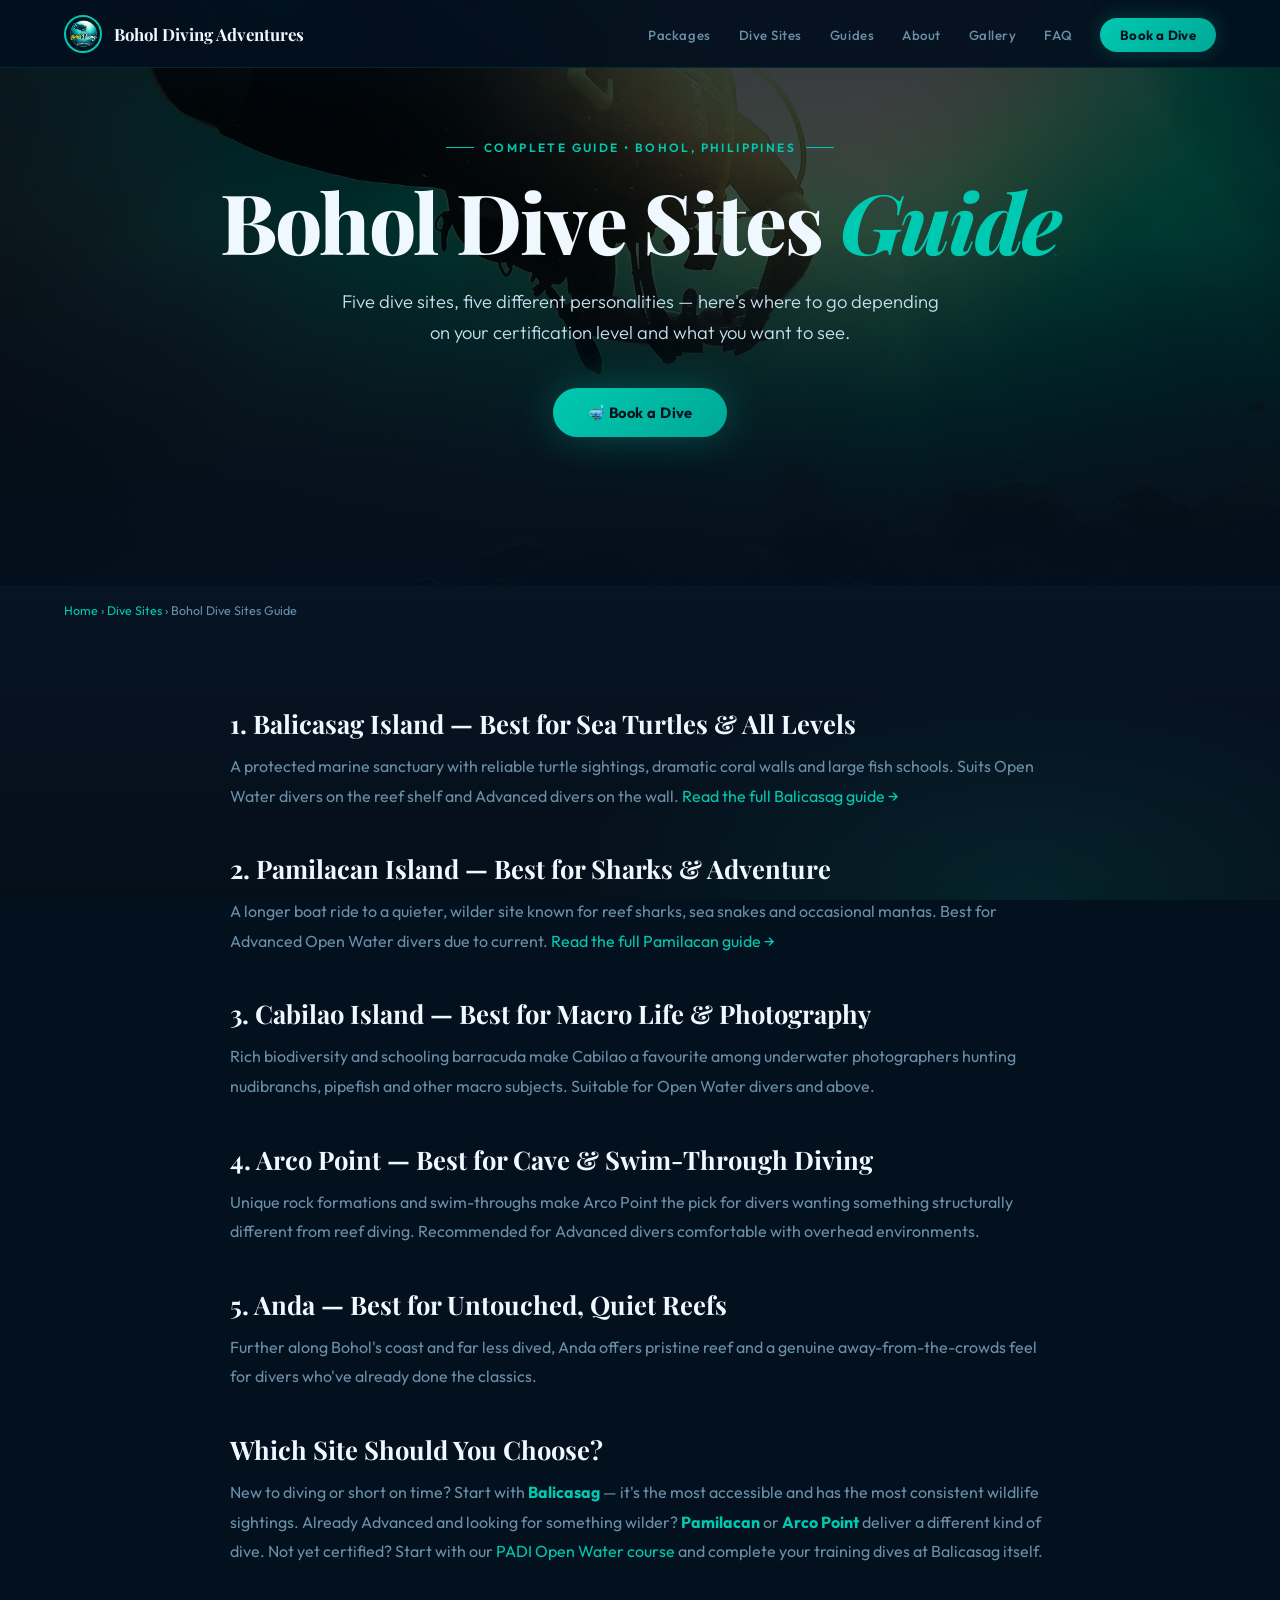
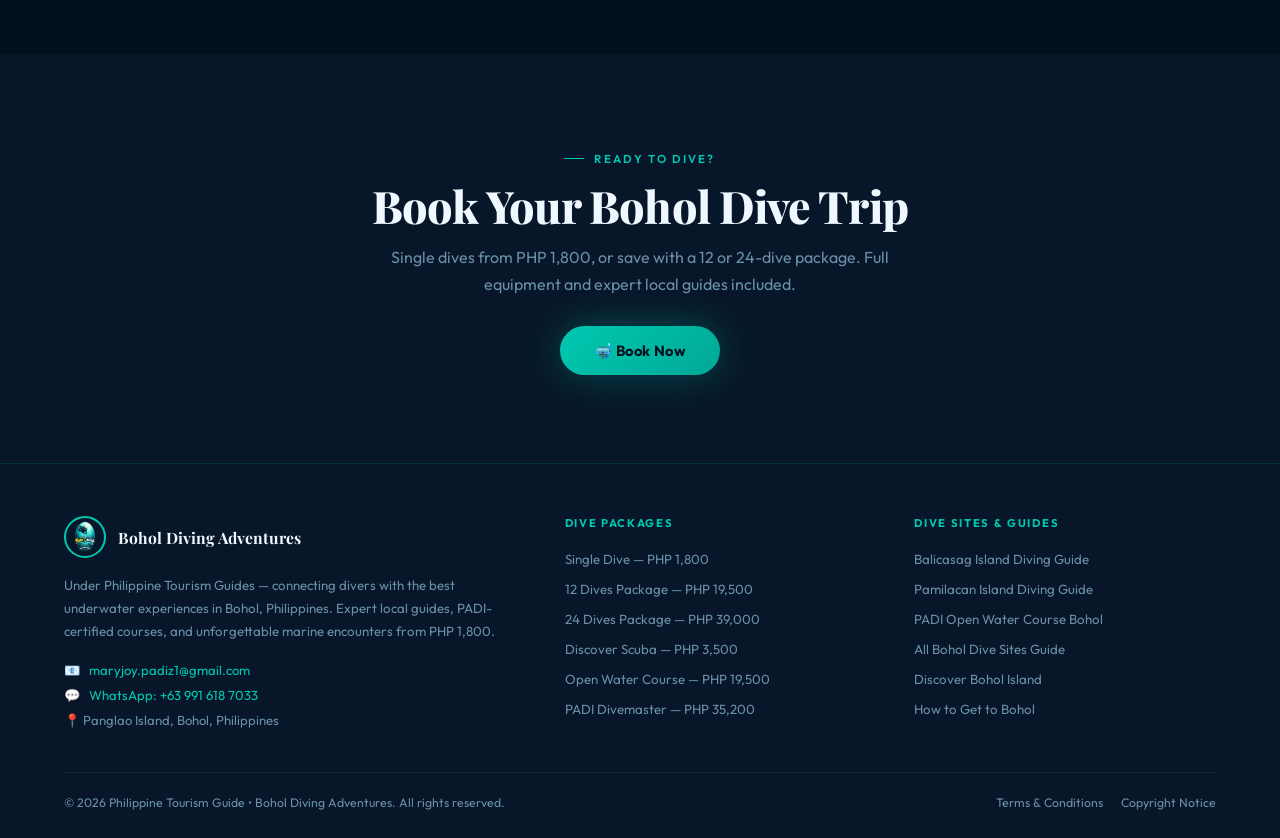
<file: bohol-dive-sites-guide.html>
<!DOCTYPE html>
<html lang="en">
<head>
  <meta charset="UTF-8">
  <meta name="viewport" content="width=device-width, initial-scale=1.0">

  <title>Bohol Dive Sites Guide | Best Spots for Every Level — Bohol Diving Adventures</title>
  <meta name="description" content="Complete guide to Bohol's best dive sites — Balicasag, Pamilacan, Cabilao, Arco Point & Anda — ranked by skill level with tips on what to expect.">
  <meta name="keywords" content="Bohol dive sites, best dive spots Bohol, Bohol diving guide, Philippines dive sites">
  <meta name="robots" content="index, follow, max-snippet:-1, max-image-preview:large, max-video-preview:-1">
  <meta name="author" content="Bohol Diving Adventures — Philippine Tourism Guide">
  <meta name="geo.region" content="PH-BOH">
  <meta name="geo.placename" content="Panglao Island, Bohol, Philippines">
  <meta name="geo.position" content="9.5736;123.7535">
  <meta name="ICBM" content="9.5736, 123.7535">
  <meta name="language" content="en">

  <meta property="og:type" content="article">
  <meta property="og:locale" content="en_US">
  <meta property="og:site_name" content="Bohol Diving Adventures">
  <meta property="og:title" content="Bohol Dive Sites Guide | Bohol Diving Adventures">
  <meta property="og:description" content="Five dive sites, five personalities — find the right Bohol dive site for your level.">
  <meta property="og:url" content="https://boholdivingadventures.com/bohol-dive-sites-guide.html">
  <meta property="og:image" content="https://boholdivingadventures.com/shipwreck.jpg">
  <meta property="og:image:width" content="1200">
  <meta property="og:image:height" content="630">

  <meta name="twitter:card" content="summary_large_image">
  <meta name="twitter:site" content="@BoholDiving">
  <meta name="twitter:title" content="Bohol Dive Sites Guide | Bohol Diving Adventures">
  <meta name="twitter:description" content="Five dive sites, five personalities — find the right Bohol dive site for your level.">
  <meta name="twitter:image" content="https://boholdivingadventures.com/shipwreck.jpg">

  <link rel="canonical" href="https://boholdivingadventures.com/bohol-dive-sites-guide.html">
  <link rel="alternate" hreflang="en" href="https://boholdivingadventures.com/bohol-dive-sites-guide.html">
  <link rel="alternate" hreflang="x-default" href="https://boholdivingadventures.com/bohol-dive-sites-guide.html">

  <link rel="icon" href="/logo.jpg" type="image/jpeg">
  <link rel="shortcut icon" href="/logo.jpg" type="image/jpeg">
  <link rel="apple-touch-icon" sizes="180x180" href="/logo.jpg">

  <link rel="preconnect" href="https://fonts.googleapis.com">
  <link rel="preconnect" href="https://fonts.gstatic.com" crossorigin>
  <link rel="dns-prefetch" href="https://api.web3forms.com">
  <link rel="dns-prefetch" href="https://api.whatsapp.com">
  <link rel="sitemap" type="application/xml" title="Sitemap" href="/sitemap_index.xml">
  <link href="https://fonts.googleapis.com/css2?family=Playfair+Display:ital,wght@0,700;0,800;1,700&family=Outfit:wght@300;400;500;600&display=swap" rel="stylesheet">

  <script type="application/ld+json">
  {
    "@context": "https://schema.org",
    "@graph": [
      {
        "@type": "Article",
        "headline": "Top Bohol Dive Sites: Complete Guide for Beginners and Advanced Divers",
        "description": "A complete guide to Bohol's best dive sites — Balicasag, Pamilacan, Cabilao, Arco Point and Anda — ranked by skill level.",
        "author": {"@type": "Organization", "name": "Bohol Diving Adventures"},
        "publisher": {"@type": "Organization", "name": "Bohol Diving Adventures", "logo": {"@type": "ImageObject", "url": "https://boholdivingadventures.com/logo.jpg"}},
        "image": "https://boholdivingadventures.com/dive1.jpg",
        "datePublished": "2026-06-29",
        "mainEntityOfPage": "https://boholdivingadventures.com/bohol-dive-sites-guide.html"
      },
      {
        "@type": "BreadcrumbList",
        "itemListElement": [
          {"@type": "ListItem", "position": 1, "name": "Home", "item": "https://boholdivingadventures.com/"},
          {"@type": "ListItem", "position": 2, "name": "Dive Sites", "item": "https://boholdivingadventures.com/#dive-sites"},
          {"@type": "ListItem", "position": 3, "name": "Bohol Dive Sites Guide", "item": "https://boholdivingadventures.com/bohol-dive-sites-guide.html"}
        ]
      }
    ]
  }
  </script>

  <style>
    :root {
      --ocean-deep:#03101e;--ocean-dark:#071628;--ocean-mid:#0a2540;
      --teal:#00c9b1;--teal-glow:rgba(0,201,177,0.18);--teal-dim:rgba(0,201,177,0.6);
      --gold:#e8c46a;--gold-dim:rgba(232,196,106,0.7);--white:#f0f8ff;
      --text:#c8dff0;--text-muted:#6a8fa8;--border:rgba(0,201,177,0.14);
      --card-bg:rgba(7,22,40,0.75);--card-border:rgba(0,201,177,0.18);
    }
    *,*::before,*::after{box-sizing:border-box;margin:0;padding:0}
    html{scroll-behavior:smooth}
    body{font-family:'Outfit',sans-serif;background:var(--ocean-deep);color:var(--text);overflow-x:hidden}
    img{max-width:100%;display:block}
    a{text-decoration:none;color:inherit}
    body::before{content:'';position:fixed;inset:0;background:radial-gradient(ellipse 80% 50% at 20% 0%,rgba(0,100,180,0.18) 0%,transparent 60%),radial-gradient(ellipse 60% 40% at 80% 100%,rgba(0,201,177,0.1) 0%,transparent 60%),linear-gradient(180deg,#03101e 0%,#071628 50%,#050f1a 100%);pointer-events:none;z-index:0}
    body>*{position:relative;z-index:1}
    /* NAVBAR */
    .navbar{position:fixed;top:0;left:0;right:0;z-index:200;padding:0 5%;height:68px;display:flex;align-items:center;justify-content:space-between;background:rgba(3,16,30,0.92);backdrop-filter:blur(20px);border-bottom:1px solid var(--border);transition:box-shadow 0.3s}
    .navbar.scrolled{box-shadow:0 4px 30px rgba(0,0,0,0.5)}
    .nav-brand{display:flex;align-items:center;gap:12px;font-family:'Playfair Display',serif;font-size:1.05rem;font-weight:700;color:var(--white)}
    .nav-brand img{width:38px;height:38px;border-radius:50%;object-fit:cover;border:2px solid var(--teal)}
    .nav-links{display:flex;gap:28px;align-items:center;list-style:none}
    .nav-links a{font-size:0.83rem;font-weight:500;color:var(--text-muted);letter-spacing:0.04em;transition:color 0.2s}
    .nav-links a:hover{color:var(--teal)}
    .nav-book-btn{background:linear-gradient(135deg,var(--teal),#00a896);color:var(--ocean-deep)!important;font-weight:700!important;padding:9px 20px;border-radius:999px;letter-spacing:0.02em!important;transition:transform 0.2s,box-shadow 0.2s!important;box-shadow:0 0 20px rgba(0,201,177,0.25)}
    .nav-book-btn:hover{transform:translateY(-1px);box-shadow:0 0 30px rgba(0,201,177,0.4)!important}
    .hamburger{display:none;flex-direction:column;gap:5px;background:none;border:none;cursor:pointer;padding:6px}
    .hamburger span{display:block;width:22px;height:2px;background:var(--teal);border-radius:2px;transition:0.3s}
    .mobile-nav{display:none;position:fixed;top:68px;left:0;right:0;background:rgba(3,16,30,0.98);backdrop-filter:blur(20px);border-bottom:1px solid var(--border);z-index:199;padding:16px 5%;flex-direction:column;gap:4px}
    .mobile-nav.open{display:flex}
    .mobile-nav a{color:var(--text);font-size:0.95rem;font-weight:500;padding:12px 0;border-bottom:1px solid rgba(255,255,255,0.05);transition:color 0.2s}
    .mobile-nav a:hover{color:var(--teal)}
    /* HERO */
    .hero{min-height:100vh;display:flex;flex-direction:column;align-items:center;justify-content:center;text-align:center;padding:100px 5% 60px;position:relative;overflow:hidden}
    .hero-bg{position:absolute;inset:0;background:url('bohol.jpg') center/cover no-repeat;filter:brightness(0.28) saturate(1.3);z-index:0}
    .hero-overlay{position:absolute;inset:0;background:linear-gradient(180deg,rgba(3,16,30,0.3) 0%,rgba(3,16,30,0.0) 40%,rgba(3,16,30,0.9) 100%);z-index:1}
    .hero-content{position:relative;z-index:2;max-width:860px;margin:0 auto}
    .hero-eyebrow{display:inline-flex;align-items:center;gap:10px;font-size:0.75rem;font-weight:600;letter-spacing:0.2em;text-transform:uppercase;color:var(--teal);margin-bottom:24px}
    .hero-eyebrow::before,.hero-eyebrow::after{content:'';display:block;width:28px;height:1px;background:var(--teal)}
    .hero h1{font-family:'Playfair Display',serif;font-size:clamp(2.8rem,6.5vw,5.8rem);font-weight:800;line-height:1.0;color:var(--white);letter-spacing:-0.02em;margin-bottom:24px}
    .hero h1 em{font-style:italic;color:var(--teal)}
    .hero-sub{font-size:clamp(1rem,1.8vw,1.15rem);color:var(--text);line-height:1.7;max-width:600px;margin:0 auto 40px;font-weight:300}
    .hero-actions{display:flex;gap:14px;justify-content:center;flex-wrap:wrap;margin-bottom:56px}
    .btn-primary{background:linear-gradient(135deg,var(--teal),#00a896);color:var(--ocean-deep);padding:15px 34px;border-radius:999px;font-weight:700;font-size:0.92rem;letter-spacing:0.03em;box-shadow:0 0 40px rgba(0,201,177,0.3);transition:transform 0.2s,box-shadow 0.2s;display:inline-flex;align-items:center;gap:8px}
    .btn-primary:hover{transform:translateY(-2px);box-shadow:0 0 60px rgba(0,201,177,0.5)}
    .btn-ghost{background:rgba(255,255,255,0.06);color:var(--white);padding:15px 34px;border-radius:999px;font-weight:500;font-size:0.92rem;border:1px solid rgba(255,255,255,0.15);transition:background 0.2s,border-color 0.2s;display:inline-flex;align-items:center;gap:8px}
    .btn-ghost:hover{background:rgba(255,255,255,0.1);border-color:rgba(255,255,255,0.3)}
    .hero-stats{display:flex;gap:36px;justify-content:center;flex-wrap:wrap;padding:24px 36px;background:rgba(7,22,40,0.7);backdrop-filter:blur(12px);border-radius:20px;border:1px solid var(--border)}
    .hero-stat strong{display:block;font-family:'Playfair Display',serif;font-size:1.9rem;font-weight:800;color:var(--teal);letter-spacing:-0.02em}
    .hero-stat span{font-size:0.75rem;color:var(--text-muted);text-transform:uppercase;letter-spacing:0.1em}
    .hero-scroll{position:absolute;bottom:28px;left:50%;transform:translateX(-50%);z-index:2;display:flex;flex-direction:column;align-items:center;gap:6px;color:var(--text-muted);font-size:0.7rem;letter-spacing:0.12em;text-transform:uppercase;animation:bobScroll 2.5s ease-in-out infinite}
    .hero-scroll::after{content:'↓';font-size:1.1rem;color:var(--teal)}
    @keyframes bobScroll{0%,100%{transform:translateX(-50%) translateY(0)}50%{transform:translateX(-50%) translateY(6px)}}
    /* COMMON */
    section{padding:88px 5%}
    .section-label{display:inline-flex;align-items:center;gap:10px;font-size:0.72rem;font-weight:600;letter-spacing:0.18em;text-transform:uppercase;color:var(--teal);margin-bottom:16px}
    .section-label::before{content:'';display:block;width:20px;height:1px;background:var(--teal)}
    .section-title{font-family:'Playfair Display',serif;font-size:clamp(2rem,3.5vw,3.1rem);font-weight:800;line-height:1.08;letter-spacing:-0.02em;color:var(--white);margin-bottom:14px}
    .section-sub{font-size:1rem;color:var(--text-muted);line-height:1.7;max-width:560px}
    /* MARQUEE */
    .marquee-bar{background:linear-gradient(90deg,var(--teal),#00a896);padding:14px 0;overflow:hidden;white-space:nowrap}
    .marquee-inner{display:inline-flex;animation:marquee 30s linear infinite}
    .marquee-inner span{font-size:0.72rem;font-weight:700;letter-spacing:0.18em;text-transform:uppercase;color:var(--ocean-deep);padding:0 26px}
    .marquee-inner span.dot{opacity:0.4;padding:0 8px}
    @keyframes marquee{from{transform:translateX(0)}to{transform:translateX(-50%)}}
    /* PACKAGES */
    .packages-section{background:var(--ocean-dark)}
    .packages-header{display:flex;justify-content:space-between;align-items:flex-end;margin-bottom:48px;flex-wrap:wrap;gap:20px}
    .packages-tabs{display:flex;gap:8px;flex-wrap:wrap}
    .tab-btn{padding:9px 22px;border-radius:999px;font-size:0.82rem;font-weight:600;letter-spacing:0.04em;border:1px solid var(--border);background:transparent;color:var(--text-muted);cursor:pointer;transition:all 0.2s;font-family:'Outfit',sans-serif}
    .tab-btn.active,.tab-btn:hover{background:var(--teal-glow);border-color:var(--teal);color:var(--teal)}
    .package-tab-content{display:none}
    .package-tab-content.active{display:grid;grid-template-columns:repeat(3,1fr);gap:20px}
    .pkg-card{background:var(--card-bg);border:1px solid var(--card-border);border-radius:24px;overflow:hidden;transition:transform 0.3s,box-shadow 0.3s,border-color 0.3s;backdrop-filter:blur(10px)}
    .pkg-card:hover{transform:translateY(-6px);border-color:rgba(0,201,177,0.45);box-shadow:0 20px 60px rgba(0,0,0,0.4),0 0 30px rgba(0,201,177,0.08)}
    .pkg-card.featured{border-color:var(--gold-dim)}
    .pkg-img{position:relative;height:195px;overflow:hidden}
    .pkg-img img{width:100%;height:100%;object-fit:cover;transition:transform 0.5s}
    .pkg-card:hover .pkg-img img{transform:scale(1.06)}
    .pkg-img::after{content:'';position:absolute;inset:0;background:linear-gradient(180deg,transparent 40%,rgba(3,16,30,0.85))}
    .pkg-badge{position:absolute;top:14px;right:14px;z-index:2;background:var(--teal);color:var(--ocean-deep);font-size:0.65rem;font-weight:800;letter-spacing:0.12em;text-transform:uppercase;padding:4px 12px;border-radius:999px}
    .pkg-featured-badge{background:var(--gold)}
    .pkg-body{padding:22px}
    .pkg-price{font-family:'Playfair Display',serif;font-size:1.8rem;font-weight:800;color:var(--teal);letter-spacing:-0.02em;margin-bottom:6px}
    .pkg-card.featured .pkg-price{color:var(--gold)}
    .pkg-title{font-size:1rem;font-weight:700;color:var(--white);margin-bottom:12px}
    .pkg-features{list-style:none;display:grid;gap:7px;margin-bottom:16px}
    .pkg-features li{font-size:0.82rem;color:var(--text-muted);display:flex;align-items:center;gap:8px}
    .pkg-features li::before{content:'';width:5px;height:5px;border-radius:50%;background:var(--teal);flex-shrink:0}
    .pkg-features li.cross::before{background:rgba(255,80,80,0.7)}
    .pkg-note{font-size:0.73rem;color:var(--text-muted);line-height:1.5;margin-bottom:16px;padding-top:12px;border-top:1px solid rgba(255,255,255,0.06)}
    .cert-logos{display:flex;gap:8px;align-items:center;margin-top:8px}
    .cert-logos img{height:22px;width:auto;opacity:0.65;filter:brightness(1.4)}
    .pkg-book-btn{display:block;width:100%;padding:12px;text-align:center;border-radius:14px;border:none;cursor:pointer;font-family:'Outfit',sans-serif;font-size:0.88rem;font-weight:700;background:linear-gradient(135deg,var(--teal),#00a896);color:var(--ocean-deep);transition:opacity 0.2s,transform 0.2s;box-shadow:0 4px 20px rgba(0,201,177,0.2)}
    .pkg-card.featured .pkg-book-btn{background:linear-gradient(135deg,var(--gold),#d4a84e)}
    .pkg-book-btn:hover{opacity:0.88;transform:translateY(-1px)}
    /* DIVE SITES */
    .sites-grid{display:grid;grid-template-columns:repeat(2,1fr);gap:18px;margin-top:44px}
    .site-card{position:relative;border-radius:22px;overflow:hidden;aspect-ratio:16/9;cursor:pointer;transition:transform 0.3s}
    .site-card:hover{transform:scale(1.02)}
    .site-card:first-child{grid-row:span 2;aspect-ratio:auto}
    .site-card img{width:100%;height:100%;object-fit:cover;transition:transform 0.5s}
    .site-card:hover img{transform:scale(1.05)}
    .site-card-overlay{position:absolute;inset:0;background:linear-gradient(180deg,transparent 40%,rgba(3,16,30,0.95) 100%);display:flex;flex-direction:column;justify-content:flex-end;padding:26px}
    .site-card-tag{font-size:0.65rem;font-weight:700;letter-spacing:0.15em;text-transform:uppercase;color:var(--teal);margin-bottom:6px}
    .site-card h3{font-family:'Playfair Display',serif;font-size:1.35rem;font-weight:700;color:var(--white);margin-bottom:6px}
    .site-card p{font-size:0.8rem;color:var(--text-muted);line-height:1.5;max-width:290px}
    /* ARTICLES */
    .articles-section{background:var(--ocean-dark)}
    .articles-grid{display:grid;grid-template-columns:repeat(3,1fr);gap:20px;margin-top:44px}
    .article-card{background:var(--card-bg);border:1px solid var(--card-border);border-radius:22px;overflow:hidden;transition:transform 0.3s,border-color 0.3s}
    .article-card:hover{transform:translateY(-4px);border-color:rgba(0,201,177,0.35)}
    .article-card-img{height:175px;overflow:hidden}
    .article-card-img img{width:100%;height:100%;object-fit:cover;transition:transform 0.4s}
    .article-card:hover .article-card-img img{transform:scale(1.04)}
    .article-card-body{padding:22px}
    .article-card-cat{font-size:0.68rem;font-weight:700;letter-spacing:0.15em;text-transform:uppercase;color:var(--teal);margin-bottom:8px}
    .article-card h3{font-family:'Playfair Display',serif;font-size:1.05rem;font-weight:700;color:var(--white);line-height:1.3;margin-bottom:10px}
    .article-card p{font-size:0.82rem;color:var(--text-muted);line-height:1.6}
    /* ABOUT */
    .about-grid{display:grid;grid-template-columns:1fr 1fr;gap:72px;align-items:center;max-width:1300px;margin:0 auto}
    .about-imgs{position:relative}
    .about-img-main{width:100%;border-radius:26px;aspect-ratio:3/4;object-fit:cover;object-position:top}
    .about-img-float{position:absolute;bottom:-24px;right:-24px;width:155px;height:195px;border-radius:18px;object-fit:cover;border:5px solid var(--ocean-deep);box-shadow:0 16px 40px rgba(0,0,0,0.4)}
    .about-badge{position:absolute;top:28px;left:-18px;background:linear-gradient(135deg,var(--teal),#00a896);color:var(--ocean-deep);border-radius:16px;padding:14px 20px;min-width:120px;text-align:center;box-shadow:0 12px 28px rgba(0,201,177,0.3)}
    .about-badge strong{display:block;font-family:'Playfair Display',serif;font-size:1.5rem;font-weight:800}
    .about-badge span{font-size:0.7rem;font-weight:700;letter-spacing:0.08em}
    .about-intro{font-size:1rem;line-height:1.8;color:var(--text-muted);margin-bottom:30px}
    .about-items{display:grid;gap:13px;margin-bottom:32px}
    .about-item{display:flex;align-items:flex-start;gap:15px;padding:17px 20px;background:rgba(7,22,40,0.6);border:1px solid var(--border);border-radius:16px;backdrop-filter:blur(8px)}
    .about-icon{width:38px;height:38px;border-radius:11px;background:var(--teal-glow);border:1px solid var(--teal);display:flex;align-items:center;justify-content:center;color:var(--teal);font-size:1.05rem;flex-shrink:0}
    .about-item strong{display:block;font-size:0.87rem;font-weight:600;color:var(--white);margin-bottom:3px}
    .about-item span{font-size:0.79rem;color:var(--text-muted);line-height:1.5}
    /* GALLERY */
    .gallery-section{background:var(--ocean-dark)}
    .gallery-grid{display:grid;grid-template-columns:repeat(4,1fr);grid-template-rows:repeat(2,200px);gap:12px;margin-top:44px}
    .gallery-grid .g-item{border-radius:16px;overflow:hidden;cursor:pointer}
    .gallery-grid .g-item:nth-child(1){grid-column:span 2;grid-row:span 2}
    .gallery-grid .g-item:nth-child(4){grid-column:span 2}
    .g-item img{width:100%;height:100%;object-fit:cover;transition:transform 0.4s;display:block}
    .g-item:hover img{transform:scale(1.06)}
    .lightbox{display:none;position:fixed;inset:0;z-index:999;background:rgba(0,0,0,0.92);align-items:center;justify-content:center}
    .lightbox.active{display:flex}
    .lightbox img{max-width:90vw;max-height:90vh;border-radius:12px}
    .lightbox-close{position:absolute;top:20px;right:28px;font-size:2rem;color:var(--white);cursor:pointer;background:none;border:none;opacity:0.7}
    .lightbox-close:hover{opacity:1}
    /* FAQ */
    .faq-grid{display:grid;grid-template-columns:1fr 1fr;gap:14px;margin-top:44px}
    .faq-item{background:var(--card-bg);border:1px solid var(--border);border-radius:17px;padding:22px;transition:border-color 0.2s}
    .faq-item:hover{border-color:rgba(0,201,177,0.35)}
    .faq-q{font-weight:600;font-size:0.93rem;color:var(--white);margin-bottom:10px;display:flex;align-items:flex-start;gap:11px}
    .faq-num{color:var(--teal);font-family:'Playfair Display',serif;font-size:1.05rem;flex-shrink:0}
    .faq-a{font-size:0.83rem;color:var(--text-muted);line-height:1.7}
    .faq-a strong{color:var(--teal)}
    /* MODALS */
    .modal-backdrop{display:none;position:fixed;inset:0;z-index:500;background:rgba(0,0,0,0.75);backdrop-filter:blur(6px);align-items:center;justify-content:center}
    .modal-backdrop.open{display:flex}
    .modal{background:var(--ocean-mid);border:1px solid var(--border);border-radius:26px;width:90%;max-width:550px;max-height:90vh;overflow-y:auto;padding:38px;box-shadow:0 40px 100px rgba(0,0,0,0.6)}
    .modal-header{display:flex;justify-content:space-between;align-items:center;margin-bottom:24px}
    .modal-title{font-family:'Playfair Display',serif;font-size:1.45rem;font-weight:700;color:var(--white)}
    .modal-close{background:none;border:none;font-size:1.4rem;color:var(--text-muted);cursor:pointer}
    .modal-close:hover{color:var(--white)}
    .form-group{margin-bottom:16px}
    .form-label{display:block;font-size:0.75rem;font-weight:600;letter-spacing:0.08em;text-transform:uppercase;color:var(--text-muted);margin-bottom:7px}
    .form-input,.form-textarea{width:100%;padding:12px 15px;background:rgba(255,255,255,0.05);border:1px solid rgba(255,255,255,0.1);border-radius:11px;color:var(--white);font-family:'Outfit',sans-serif;font-size:0.9rem;outline:none;transition:border-color 0.2s,box-shadow 0.2s}
    .form-input::placeholder,.form-textarea::placeholder{color:rgba(255,255,255,0.2)}
    .form-input:focus,.form-textarea:focus{border-color:var(--teal);box-shadow:0 0 0 3px rgba(0,201,177,0.12)}
    .form-textarea{resize:vertical;min-height:95px}
    .form-submit{width:100%;padding:14px;margin-top:8px;background:linear-gradient(135deg,var(--teal),#00a896);color:var(--ocean-deep);border:none;border-radius:13px;font-family:'Outfit',sans-serif;font-size:0.92rem;font-weight:700;cursor:pointer;transition:opacity 0.2s,transform 0.2s;box-shadow:0 8px 24px rgba(0,201,177,0.25)}
    .form-submit:hover{opacity:0.88;transform:translateY(-1px)}
    .modal-footer{text-align:center;margin-top:18px}
    .modal-footer a{color:var(--teal);font-size:0.83rem}
    .modal-footer a:hover{text-decoration:underline}
    .policy-modal{background:#fff;color:#1a1a2e}
    .policy-modal .modal-title{color:#0a2540}
    .policy-modal .modal-close{color:#555}
    .policy-modal p,.policy-modal ul{font-size:0.88rem;line-height:1.7;color:#333;margin-bottom:12px}
    .policy-modal ul{padding-left:20px}
    .policy-modal strong{color:#005D94}
    .policy-modal a{color:#005D94}
    /* FOOTER */
    .footer{background:var(--ocean-dark);border-top:1px solid var(--border);padding:52px 5% 28px}
    .footer-grid{display:grid;grid-template-columns:1.5fr 1fr 1fr;gap:48px;margin-bottom:44px;max-width:1300px;margin-left:auto;margin-right:auto}
    .footer-brand{display:flex;align-items:center;gap:12px;margin-bottom:16px}
    .footer-brand img{width:42px;height:42px;border-radius:50%;border:2px solid var(--teal)}
    .footer-brand-name{font-family:'Playfair Display',serif;font-size:0.98rem;font-weight:700;color:var(--white)}
    .footer-desc{font-size:0.83rem;color:var(--text-muted);line-height:1.7;margin-bottom:20px}
    .footer-contacts{display:grid;gap:9px}
    .footer-contact-item{display:flex;align-items:center;gap:9px;font-size:0.82rem;color:var(--text-muted)}
    .footer-contact-item a{color:var(--teal)}
    .footer-contact-item a:hover{text-decoration:underline}
    .footer-col-title{font-size:0.7rem;font-weight:700;letter-spacing:0.15em;text-transform:uppercase;color:var(--teal);margin-bottom:18px}
    .footer-links{list-style:none;display:grid;gap:10px}
    .footer-links a{font-size:0.83rem;color:var(--text-muted);transition:color 0.2s}
    .footer-links a:hover{color:var(--teal)}
    .footer-bottom{padding-top:22px;border-top:1px solid rgba(255,255,255,0.05);display:flex;justify-content:space-between;align-items:center;flex-wrap:wrap;gap:12px;max-width:1300px;margin:0 auto}
    .footer-bottom p{font-size:0.77rem;color:var(--text-muted)}
    .footer-policy-links{display:flex;gap:18px}
    .footer-policy-links button{background:none;border:none;cursor:pointer;font-size:0.77rem;color:var(--text-muted);font-family:'Outfit',sans-serif;transition:color 0.2s}
    .footer-policy-links button:hover{color:var(--teal)}
    /* FLOAT CTA */
    .float-cta{position:fixed;right:22px;bottom:22px;z-index:150;background:linear-gradient(135deg,var(--teal),#00a896);color:var(--ocean-deep);border:none;border-radius:999px;padding:13px 24px;font-family:'Outfit',sans-serif;font-size:0.87rem;font-weight:700;cursor:pointer;box-shadow:0 8px 28px rgba(0,201,177,0.4);animation:pulse-cta 2.5s ease-in-out infinite;display:flex;align-items:center;gap:7px}
    @keyframes pulse-cta{0%,100%{box-shadow:0 8px 28px rgba(0,201,177,0.4)}50%{box-shadow:0 8px 48px rgba(0,201,177,0.65)}}
    /* ANIMATIONS */
    .reveal{opacity:0;transform:translateY(28px);transition:opacity 0.7s ease,transform 0.7s ease}
    .reveal.visible{opacity:1;transform:translateY(0)}
    .reveal-l{opacity:0;transform:translateX(-28px);transition:opacity 0.7s ease,transform 0.7s ease}
    .reveal-l.visible{opacity:1;transform:translateX(0)}
    .reveal:nth-child(2){transition-delay:0.1s}
    .reveal:nth-child(3){transition-delay:0.2s}
    .reveal:nth-child(4){transition-delay:0.3s}
    /* RESPONSIVE */
    @media(max-width:1024px){
      .package-tab-content.active{grid-template-columns:1fr 1fr}
      .about-grid{grid-template-columns:1fr;gap:44px}
      .about-imgs{max-width:480px}
      .footer-grid{grid-template-columns:1fr 1fr}
      .articles-grid{grid-template-columns:1fr 1fr}
      .sites-grid{grid-template-columns:1fr}
      .site-card:first-child{grid-row:span 1}
    }
    @media(max-width:768px){
      .nav-links{display:none}
      .hamburger{display:flex}
      section{padding:65px 5%}
      .hero h1{font-size:2.6rem}
      .hero-stats{gap:20px;padding:20px 22px}
      .package-tab-content.active{grid-template-columns:1fr}
      .gallery-grid{grid-template-columns:1fr 1fr;grid-template-rows:auto}
      .gallery-grid .g-item:nth-child(1){grid-column:span 2;grid-row:span 1}
      .gallery-grid .g-item:nth-child(4){grid-column:span 1}
      .faq-grid{grid-template-columns:1fr}
      .articles-grid{grid-template-columns:1fr}
      .footer-grid{grid-template-columns:1fr;gap:28px}
      .footer-bottom{flex-direction:column;text-align:center}
      .packages-header{flex-direction:column;align-items:flex-start}
      .about-img-float{display:none}
      .about-badge{left:0}
      .modal{padding:26px 22px}
    }
    @media(max-width:480px){
      .hero h1{font-size:2.1rem}
      .hero-actions{flex-direction:column;align-items:center}
      .gallery-grid{grid-template-columns:1fr}
      .gallery-grid .g-item:nth-child(1),.gallery-grid .g-item:nth-child(4){grid-column:span 1}
    }
  </style>
</head>
<body>

<!-- Skip navigation for accessibility & SEO signals -->
<a href="#main-content" class="skip-link" style="position:absolute;top:-40px;left:6px;background:var(--teal);color:var(--ocean-deep);padding:8px 14px;border-radius:0 0 8px 8px;font-weight:700;font-size:0.85rem;z-index:9999;transition:top 0.2s" onfocus="this.style.top='0'" onblur="this.style.top='-40px'">Skip to main content</a>

<!-- BOOKING MODAL -->
<div class="modal-backdrop" id="bookingModal">
  <div class="modal">
    <div class="modal-header">
      <h2 class="modal-title">Book Your Dive</h2>
      <button class="modal-close" id="closeBooking">&#x2715;</button>
    </div>
    <p style="font-size:0.88rem;color:var(--text-muted);margin-bottom:22px;">Fill in your details and we will get back to you within 24 hours to confirm your booking.</p>
    <form action="https://api.web3forms.com/submit" method="POST">
      <input type="hidden" name="access_key" value="78ca590f-e96f-4c03-9801-9b498ff6fb2b">
      <div class="form-group"><label class="form-label">Full Name *</label><input class="form-input" type="text" name="first_name" placeholder="Your full name" required></div>
      <div class="form-group"><label class="form-label">Email *</label><input class="form-input" type="email" name="email" placeholder="you@example.com" required></div>
      <div class="form-group"><label class="form-label">WhatsApp / Phone (optional)</label><input class="form-input" type="tel" name="phone" placeholder="+63 ..."></div>
      <div class="form-group"><label class="form-label">Diver License Level (if applicable)</label><input class="form-input" type="text" name="diver_license" placeholder="Open Water, Advanced, etc."></div>
      <div class="form-group"><label class="form-label">Last Dive Date (if applicable)</label><input class="form-input" type="date" name="Last-Dive"></div>
      <div class="form-group"><label class="form-label">Message / Package of Interest</label><textarea class="form-textarea" name="message" placeholder="Package of interest, group size, preferred dates..."></textarea></div>
      <input type="hidden" name="redirect" value="https://boholdivingadventures.com/thank-you.html">
      <button class="form-submit" type="submit">Send Inquiry &rarr;</button>
    </form>
    <div class="modal-footer"><a href="https://api.whatsapp.com/send?phone=639916187033">&#x1F4AC; Message us on WhatsApp directly</a></div>
  </div>
</div>

<!-- COPYRIGHT MODAL -->
<div class="modal-backdrop" id="copyrightModal">
  <div class="modal policy-modal">
    <div class="modal-header"><h2 class="modal-title">Copyright Infringement Notice</h2><button class="modal-close" id="closeCopyrightModal">&#x2715;</button></div>
    <p><strong>Effective Date:</strong> January 17, 2025</p>
    <p>We respect intellectual property rights of others and expect our users to do the same.</p>
    <p><strong>Reporting Copyright Infringement:</strong></p>
    <ul><li>Description of the copyrighted work being infringed.</li><li>Location of the infringing material on our site.</li><li>Your contact information (email, phone, address).</li><li>Statement affirming your belief the use is unauthorized.</li><li>Your signature.</li></ul>
    <p><strong>Contact:</strong> <a href="mailto:maryjoy.padiz1@gmail.com">maryjoy.padiz1@gmail.com</a> &nbsp;&middot;&nbsp; <a href="tel:+639916187033">+63 991 618 7033</a></p>
  </div>
</div>

<!-- TERMS MODAL -->
<div class="modal-backdrop" id="termsModal">
  <div class="modal policy-modal">
    <div class="modal-header"><h2 class="modal-title">Terms &amp; Conditions / Privacy Policy</h2><button class="modal-close" id="closeTermsModal">&#x2715;</button></div>
    <p><strong>1. Introduction</strong></p>
    <p>These Terms &amp; Conditions govern the use of booking services provided by Philippine Tourism Guide Booking Services through BoholDivingAdventures.com. By using our website or making a booking, you agree to these Terms.</p>
    <p><strong>2. Role as Booking Agent</strong></p>
    <p>We act solely as a booking agent for third-party service providers including dive shops, accommodation providers, and transport operators. We facilitate bookings between travelers and Service Providers but do not own, operate, or control these services.</p>
    <p><strong>3. Limitation of Liability</strong></p>
    <p>Philippine Tourism Guide Booking Services is not responsible for accidents, injuries, deaths, property damage, delays, or other issues during travel or while using booked services.</p>
    <p><strong>4. Travel Insurance</strong></p>
    <p>We strongly recommend comprehensive travel insurance covering diving, medical emergencies, and trip cancellations.</p>
    <p><strong>5. Medical Requirements</strong></p>
    <p>You must be medically and physically fit to participate in booked activities. Consult a doctor if you have health concerns before booking.</p>
    <p><strong>6. Privacy Policy</strong></p>
    <p>We collect your name, email, phone, and booking details to process reservations. We do not sell or share your data except as necessary to complete bookings. Contact: <a href="mailto:maryjoy.padiz1@gmail.com">maryjoy.padiz1@gmail.com</a></p>
  </div>
</div>

<!-- NAVBAR -->
<nav class="navbar" id="navbar">
  <a href="https://boholdivingadventures.com" class="nav-brand">
    <img src="logo.jpg" alt="Bohol Diving Adventures Logo" width="38" height="38">
    <span>Bohol Diving Adventures</span>
  </a>
  <ul class="nav-links">
    <li><a href="https://boholdivingadventures.com/#packages">Packages</a></li>
    <li><a href="https://boholdivingadventures.com/#dive-sites">Dive Sites</a></li>
    <li><a href="https://boholdivingadventures.com/#courses">Guides</a></li>
    <li><a href="https://boholdivingadventures.com/#about">About</a></li>
    <li><a href="https://boholdivingadventures.com/#gallery">Gallery</a></li>
    <li><a href="https://boholdivingadventures.com/#faq">FAQ</a></li>
    <li><a href="#" class="nav-book-btn" id="navBookBtn">Book a Dive</a></li>
  </ul>
  <button class="hamburger" id="hamburger" aria-label="Open menu"><span></span><span></span><span></span></button>
</nav>
<div class="mobile-nav" id="mobileNav">
  <a href="https://boholdivingadventures.com/#packages">Packages</a>
  <a href="https://boholdivingadventures.com/#dive-sites">Dive Sites</a>
  <a href="https://boholdivingadventures.com/#about">About</a>
  <a href="https://boholdivingadventures.com/#gallery">Gallery</a>
  <a href="https://boholdivingadventures.com/#faq">FAQ</a>
  <a href="#" id="mobileBookBtn">&#x1F93F; Book a Dive</a>
</div>
<main id="main-content">
<header id="home">
  <section class="hero" style="min-height:65vh;">
    <div class="hero-bg" style="background:url('/dive1.jpg') center/cover no-repeat;"></div>
    <div class="hero-overlay"></div>
    <div class="hero-content">
      <div class="hero-eyebrow">Complete Guide &bull; Bohol, Philippines</div>
      <h1>Bohol Dive Sites <em>Guide</em></h1>
      <p class="hero-sub">Five dive sites, five different personalities &mdash; here's where to go depending on your certification level and what you want to see.</p>
      <div class="hero-actions">
        <a href="#" class="btn-primary book-trigger">&#x1F93F; Book a Dive</a>
      </div>
    </div>
  </section>
</header>

<nav aria-label="Breadcrumb" style="padding:18px 5% 0;font-size:0.78rem;color:var(--text-muted);">
  <a href="https://boholdivingadventures.com/" style="color:var(--teal);">Home</a> &rsaquo;
  <a href="https://boholdivingadventures.com/#dive-sites" style="color:var(--teal);">Dive Sites</a> &rsaquo; Bohol Dive Sites Guide
</nav>

<section>
  <div style="max-width:820px;margin:0 auto;">
    <h3 style="font-family:'Playfair Display',serif;color:var(--white);font-size:1.6rem;margin-bottom:12px;">1. Balicasag Island &mdash; Best for Sea Turtles &amp; All Levels</h3>
    <p style="line-height:1.85;color:var(--text-muted);">A protected marine sanctuary with reliable turtle sightings, dramatic coral walls and large fish schools. Suits Open Water divers on the reef shelf and Advanced divers on the wall. <a href="/balicasag-diving.html" style="color:var(--teal);">Read the full Balicasag guide &rarr;</a></p>

    <h3 style="font-family:'Playfair Display',serif;color:var(--white);font-size:1.6rem;margin:40px 0 12px;">2. Pamilacan Island &mdash; Best for Sharks &amp; Adventure</h3>
    <p style="line-height:1.85;color:var(--text-muted);">A longer boat ride to a quieter, wilder site known for reef sharks, sea snakes and occasional mantas. Best for Advanced Open Water divers due to current. <a href="/pamilacan-island-diving.html" style="color:var(--teal);">Read the full Pamilacan guide &rarr;</a></p>

    <h3 style="font-family:'Playfair Display',serif;color:var(--white);font-size:1.6rem;margin:40px 0 12px;">3. Cabilao Island &mdash; Best for Macro Life &amp; Photography</h3>
    <p style="line-height:1.85;color:var(--text-muted);">Rich biodiversity and schooling barracuda make Cabilao a favourite among underwater photographers hunting nudibranchs, pipefish and other macro subjects. Suitable for Open Water divers and above.</p>

    <h3 style="font-family:'Playfair Display',serif;color:var(--white);font-size:1.6rem;margin:40px 0 12px;">4. Arco Point &mdash; Best for Cave &amp; Swim-Through Diving</h3>
    <p style="line-height:1.85;color:var(--text-muted);">Unique rock formations and swim-throughs make Arco Point the pick for divers wanting something structurally different from reef diving. Recommended for Advanced divers comfortable with overhead environments.</p>

    <h3 style="font-family:'Playfair Display',serif;color:var(--white);font-size:1.6rem;margin:40px 0 12px;">5. Anda &mdash; Best for Untouched, Quiet Reefs</h3>
    <p style="line-height:1.85;color:var(--text-muted);">Further along Bohol's coast and far less dived, Anda offers pristine reef and a genuine away-from-the-crowds feel for divers who've already done the classics.</p>

    <h3 style="font-family:'Playfair Display',serif;color:var(--white);font-size:1.6rem;margin:40px 0 12px;">Which Site Should You Choose?</h3>
    <p style="line-height:1.85;color:var(--text-muted);">New to diving or short on time? Start with <strong style="color:var(--teal);">Balicasag</strong> &mdash; it's the most accessible and has the most consistent wildlife sightings. Already Advanced and looking for something wilder? <strong style="color:var(--teal);">Pamilacan</strong> or <strong style="color:var(--teal);">Arco Point</strong> deliver a different kind of dive. Not yet certified? Start with our <a href="/padi-open-water-bohol.html" style="color:var(--teal);">PADI Open Water course</a> and complete your training dives at Balicasag itself.</p>
  </div>
</section>

<section class="packages-section">
  <div style="max-width:780px;margin:0 auto;text-align:center;">
    <div class="section-label" style="justify-content:center;">Ready to Dive?</div>
    <h2 class="section-title">Book Your Bohol Dive Trip</h2>
    <p class="section-sub" style="margin:0 auto 28px;">Single dives from PHP 1,800, or save with a 12 or 24-dive package. Full equipment and expert local guides included.</p>
    <a href="#" class="btn-primary book-trigger">&#x1F93F; Book Now</a>
  </div>
</section>
<!-- FOOTER -->
</main>
<footer class="footer" aria-label="Site footer">
  <div class="footer-grid">
    <div>
      <div class="footer-brand"><img src="logo.jpg" alt="Bohol Diving Adventures" width="42" height="42" loading="lazy"><span class="footer-brand-name">Bohol Diving Adventures</span></div>
      <p class="footer-desc">Under Philippine Tourism Guides &mdash; connecting divers with the best underwater experiences in Bohol, Philippines. Expert local guides, PADI-certified courses, and unforgettable marine encounters from PHP 1,800.</p>
      <div class="footer-contacts">
        <div class="footer-contact-item">&#x1F4E7; <a href="mailto:maryjoy.padiz1@gmail.com">maryjoy.padiz1@gmail.com</a></div>
        <div class="footer-contact-item">&#x1F4AC; <a href="https://api.whatsapp.com/send?phone=639916187033">WhatsApp: +63 991 618 7033</a></div>
        <div class="footer-contact-item">&#x1F4CD; Panglao Island, Bohol, Philippines</div>
      </div>
    </div>
    <div>
      <div class="footer-col-title">Dive Packages</div>
      <ul class="footer-links">
        <li><a href="https://boholdivingadventures.com/#packages">Single Dive &mdash; PHP 1,800</a></li>
        <li><a href="https://boholdivingadventures.com/#packages">12 Dives Package &mdash; PHP 19,500</a></li>
        <li><a href="https://boholdivingadventures.com/#packages">24 Dives Package &mdash; PHP 39,000</a></li>
        <li><a href="https://boholdivingadventures.com/#packages">Discover Scuba &mdash; PHP 3,500</a></li>
        <li><a href="https://boholdivingadventures.com/#packages">Open Water Course &mdash; PHP 19,500</a></li>
        <li><a href="https://boholdivingadventures.com/#packages">PADI Divemaster &mdash; PHP 35,200</a></li>
      </ul>
    </div>
    <div>
      <div class="footer-col-title">Dive Sites &amp; Guides</div>
      <ul class="footer-links">
        <li><a href="/balicasag-diving.html">Balicasag Island Diving Guide</a></li>
        <li><a href="/pamilacan-island-diving.html">Pamilacan Island Diving Guide</a></li>
        <li><a href="/padi-open-water-bohol.html">PADI Open Water Course Bohol</a></li>
        <li><a href="/bohol-dive-sites-guide.html">All Bohol Dive Sites Guide</a></li>
        <li><a href="https://boholdivingadventures.com/#boholisland">Discover Bohol Island</a></li>
        <li><a href="https://boholdivingadventures.com/#tobohol">How to Get to Bohol</a></li>
      </ul>
    </div>
  </div>
  <div class="footer-bottom">
    <p>&copy; 2026 Philippine Tourism Guide &bull; Bohol Diving Adventures. All rights reserved.</p>
    <div class="footer-policy-links">
      <button id="openTerms">Terms &amp; Conditions</button>
      <button id="openCopyright">Copyright Notice</button>
    </div>
  </div>
</footer>

<button class="float-cta book-trigger" id="floatCta">&#x1F93F; Book Now</button>

<script>
window.addEventListener("scroll",function(){document.getElementById("navbar").classList.toggle("scrolled",window.scrollY>40);document.getElementById("floatCta").style.display=window.scrollY>300?"flex":"none"});
document.getElementById("floatCta").style.display="none";
const ham=document.getElementById("hamburger"),mNav=document.getElementById("mobileNav");
ham.addEventListener("click",()=>mNav.classList.toggle("open"));
document.querySelectorAll(".mobile-nav a").forEach(a=>a.addEventListener("click",()=>mNav.classList.remove("open")));
document.querySelectorAll(".tab-btn").forEach(btn=>{
  btn.addEventListener("click",()=>{
    document.querySelectorAll(".tab-btn").forEach(b=>b.classList.remove("active"));
    document.querySelectorAll(".package-tab-content").forEach(c=>c.classList.remove("active"));
    btn.classList.add("active");
    const tab=document.getElementById("tab-"+btn.dataset.tab);
    tab.classList.add("active");
    tab.querySelectorAll(".reveal").forEach(el=>{if(!el.classList.contains("visible"))obs.observe(el)});
  });
});
const modal=document.getElementById("bookingModal");
function openBooking(){modal.classList.add("open");document.body.style.overflow="hidden"}
function closeBooking(){modal.classList.remove("open");document.body.style.overflow=""}
document.getElementById("closeBooking").addEventListener("click",closeBooking);
modal.addEventListener("click",e=>{if(e.target===modal)closeBooking()});
document.querySelectorAll(".book-trigger,#heroBookBtn,#navBookBtn,#mobileBookBtn").forEach(el=>el.addEventListener("click",e=>{e.preventDefault();openBooking()}));
const termsM=document.getElementById("termsModal"),copyM=document.getElementById("copyrightModal");
document.getElementById("openTerms").addEventListener("click",()=>{termsM.classList.add("open");document.body.style.overflow="hidden"});
document.getElementById("openCopyright").addEventListener("click",()=>{copyM.classList.add("open");document.body.style.overflow="hidden"});
document.getElementById("closeTermsModal").addEventListener("click",()=>{termsM.classList.remove("open");document.body.style.overflow=""});
document.getElementById("closeCopyrightModal").addEventListener("click",()=>{copyM.classList.remove("open");document.body.style.overflow=""});
[termsM,copyM].forEach(m=>m.addEventListener("click",e=>{if(e.target===m){m.classList.remove("open");document.body.style.overflow=""}}));
function openLightbox(src){document.getElementById("lightboxImg").src=src;document.getElementById("lightbox").classList.add("active");document.body.style.overflow="hidden"}
function closeLightbox(){document.getElementById("lightbox").classList.remove("active");document.body.style.overflow=""}
document.addEventListener("keydown",e=>{if(e.key==="Escape"){closeLightbox();closeBooking()}});
const obs=new IntersectionObserver(entries=>{entries.forEach(e=>{if(e.isIntersecting){e.target.classList.add("visible");obs.unobserve(e.target)}})},{threshold:0.1});
document.querySelectorAll(".reveal,.reveal-l").forEach(el=>obs.observe(el));
const imgObs=new IntersectionObserver((entries,o)=>{entries.forEach(e=>{if(e.isIntersecting){const img=e.target;if(img.dataset.src){img.src=img.dataset.src;img.removeAttribute("data-src")}o.unobserve(img)}})});
document.querySelectorAll("img[data-src]").forEach(img=>imgObs.observe(img));
</script>

</html>
</file>
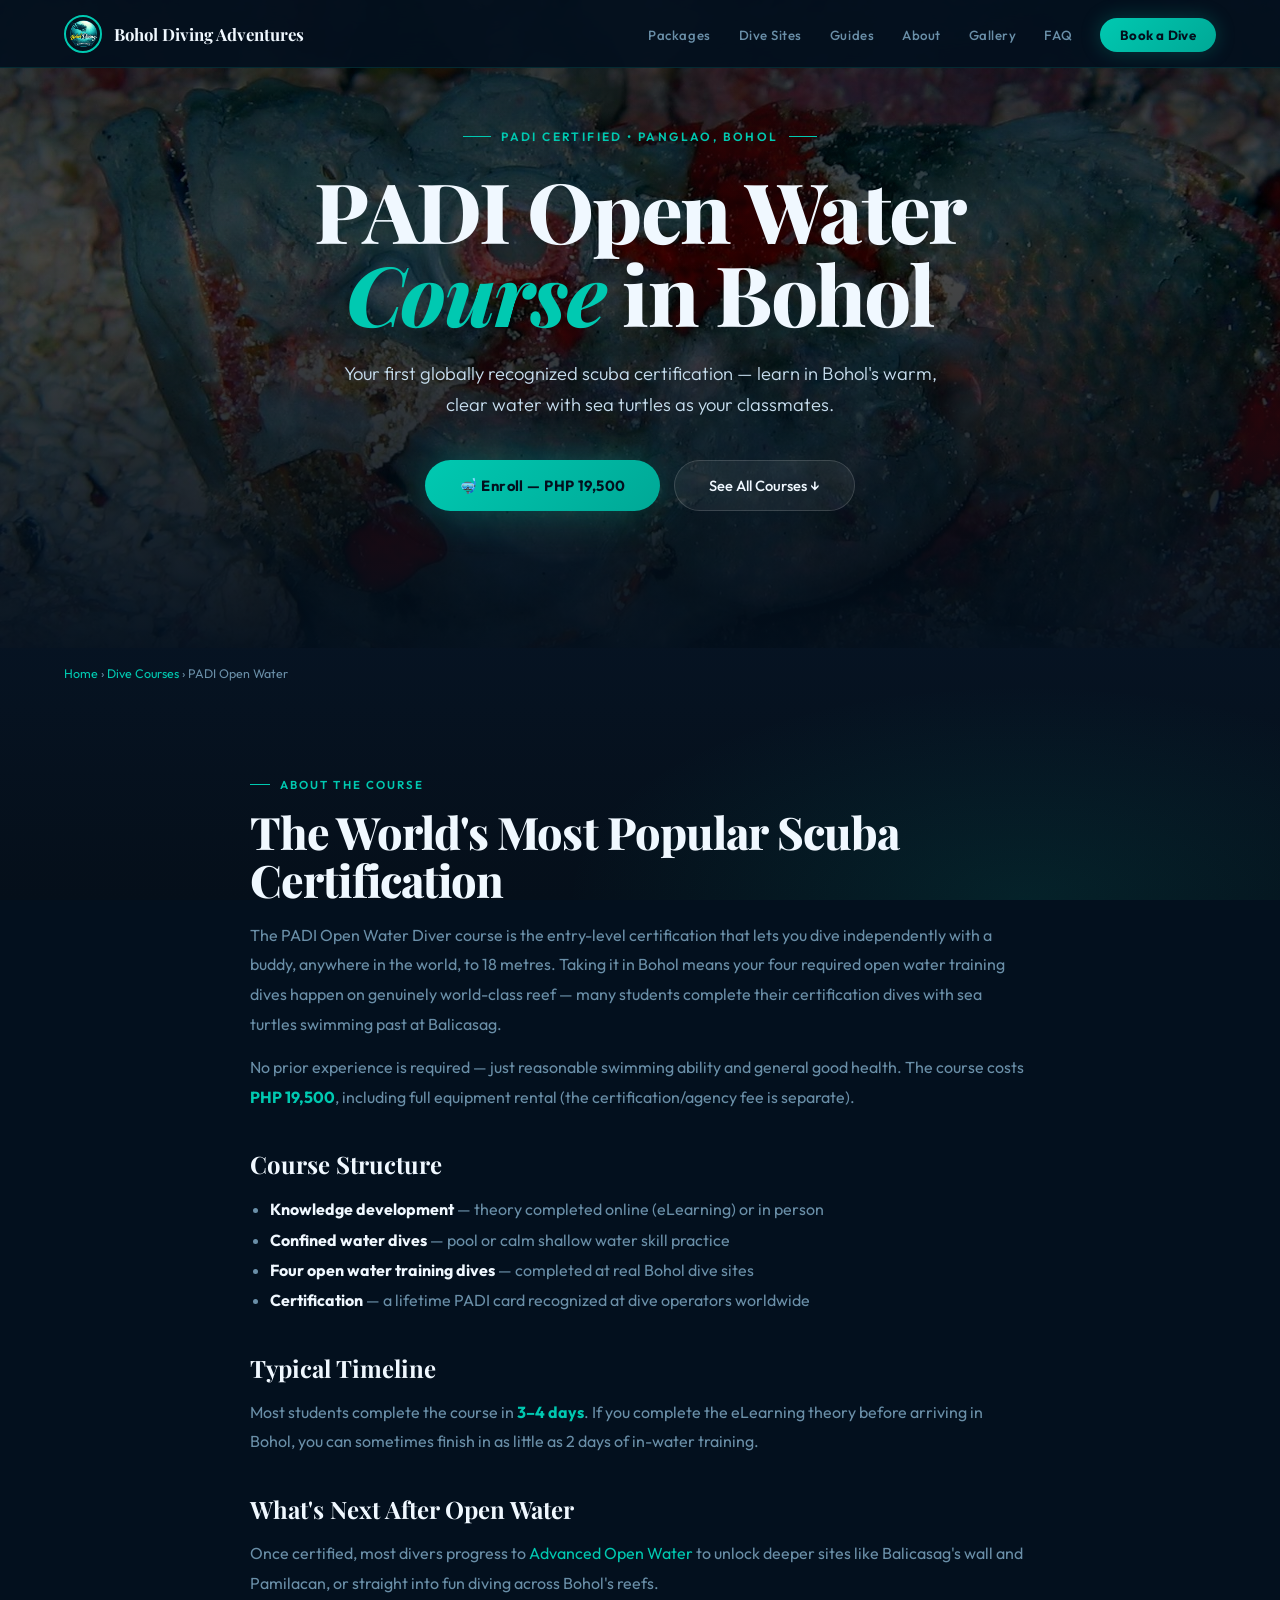
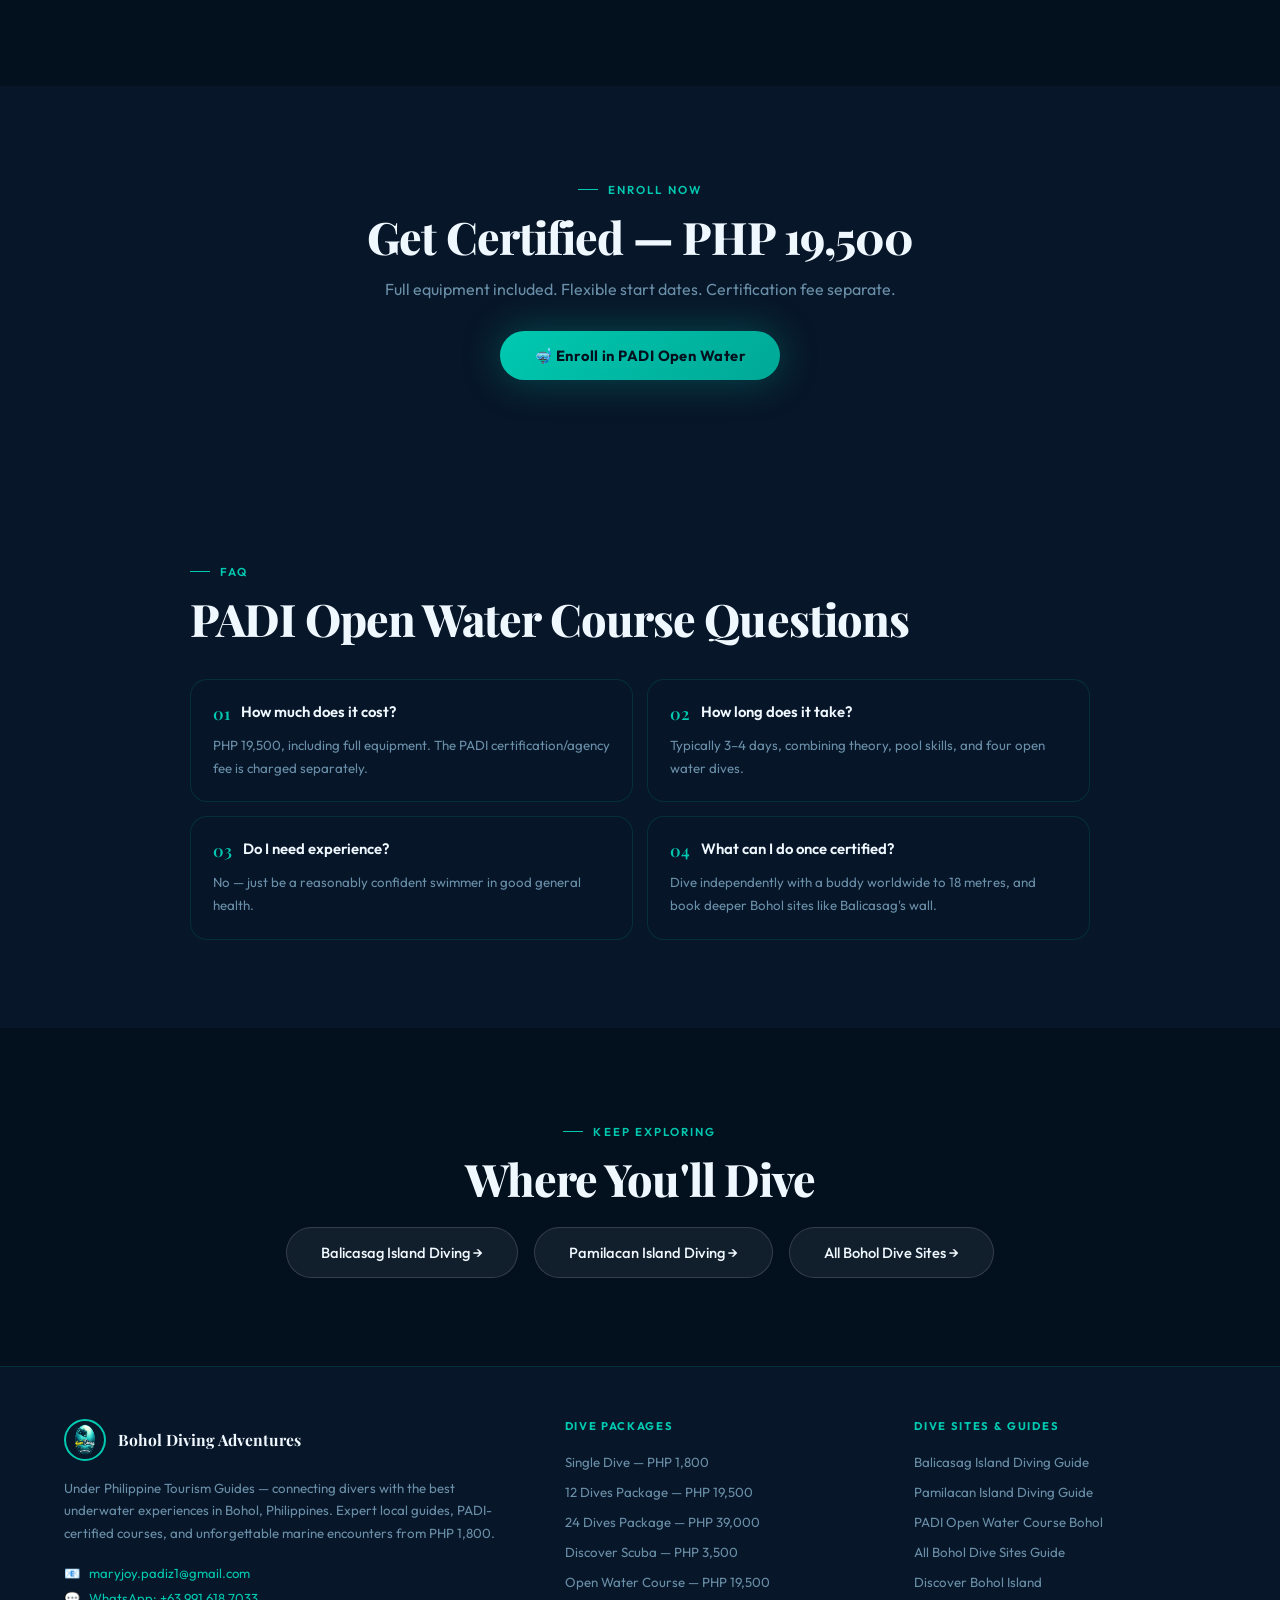
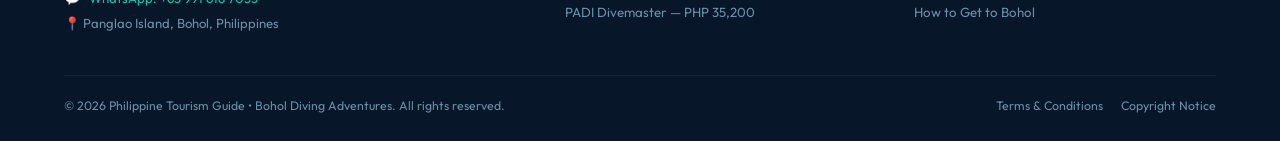
<file: padi-open-water-bohol.html>
<!DOCTYPE html>
<html lang="en">
<head>
  <meta charset="UTF-8">
  <meta name="viewport" content="width=device-width, initial-scale=1.0">

  <title>PADI Open Water Course Bohol | PHP 19,500 — Bohol Diving Adventures</title>
  <meta name="description" content="Get PADI Open Water certified in Bohol, Philippines for PHP 19,500. Full equipment included, training dives at Balicasag and Bohol's top reefs.">
  <meta name="keywords" content="PADI Open Water Bohol, PADI course Philippines, scuba certification Bohol, Open Water Diver course Panglao">
  <meta name="robots" content="index, follow, max-snippet:-1, max-image-preview:large, max-video-preview:-1">
  <meta name="author" content="Bohol Diving Adventures — Philippine Tourism Guide">
  <meta name="geo.region" content="PH-BOH">
  <meta name="geo.placename" content="Panglao Island, Bohol, Philippines">
  <meta name="geo.position" content="9.5736;123.7535">
  <meta name="ICBM" content="9.5736, 123.7535">
  <meta name="language" content="en">

  <meta property="og:type" content="article">
  <meta property="og:locale" content="en_US">
  <meta property="og:site_name" content="Bohol Diving Adventures">
  <meta property="og:title" content="PADI Open Water Course Bohol | Bohol Diving Adventures">
  <meta property="og:description" content="Get globally certified in Bohol's warm, clear water. PHP 19,500, full equipment included.">
  <meta property="og:url" content="https://boholdivingadventures.com/padi-open-water-bohol.html">
  <meta property="og:image" content="https://boholdivingadventures.com/shipwreck.jpg">
  <meta property="og:image:width" content="1200">
  <meta property="og:image:height" content="630">

  <meta name="twitter:card" content="summary_large_image">
  <meta name="twitter:site" content="@BoholDiving">
  <meta name="twitter:title" content="PADI Open Water Course Bohol | Bohol Diving Adventures">
  <meta name="twitter:description" content="Get globally certified in Bohol's warm, clear water. PHP 19,500, full equipment included.">
  <meta name="twitter:image" content="https://boholdivingadventures.com/shipwreck.jpg">

  <link rel="canonical" href="https://boholdivingadventures.com/padi-open-water-bohol.html">
  <link rel="alternate" hreflang="en" href="https://boholdivingadventures.com/padi-open-water-bohol.html">
  <link rel="alternate" hreflang="x-default" href="https://boholdivingadventures.com/padi-open-water-bohol.html">

  <link rel="icon" href="/logo.jpg" type="image/jpeg">
  <link rel="shortcut icon" href="/logo.jpg" type="image/jpeg">
  <link rel="apple-touch-icon" sizes="180x180" href="/logo.jpg">

  <link rel="preconnect" href="https://fonts.googleapis.com">
  <link rel="preconnect" href="https://fonts.gstatic.com" crossorigin>
  <link rel="dns-prefetch" href="https://api.web3forms.com">
  <link rel="dns-prefetch" href="https://api.whatsapp.com">
  <link rel="sitemap" type="application/xml" title="Sitemap" href="/sitemap_index.xml">
  <link href="https://fonts.googleapis.com/css2?family=Playfair+Display:ital,wght@0,700;0,800;1,700&family=Outfit:wght@300;400;500;600&display=swap" rel="stylesheet">

  <script type="application/ld+json">
  {
    "@context": "https://schema.org",
    "@graph": [
      {
        "@type": "Course",
        "name": "PADI Open Water Diver Course",
        "description": "PADI Open Water Diver certification course in Bohol, Philippines, including full equipment and theory, pool and open water training.",
        "provider": {"@type": "LocalBusiness", "name": "Bohol Diving Adventures", "url": "https://boholdivingadventures.com/"},
        "url": "https://boholdivingadventures.com/padi-open-water-bohol.html",
        "offers": {"@type": "Offer", "price": "19500", "priceCurrency": "PHP"}
      },
      {
        "@type": "BreadcrumbList",
        "itemListElement": [
          {"@type": "ListItem", "position": 1, "name": "Home", "item": "https://boholdivingadventures.com/"},
          {"@type": "ListItem", "position": 2, "name": "Dive Courses", "item": "https://boholdivingadventures.com/#courses"},
          {"@type": "ListItem", "position": 3, "name": "PADI Open Water Course Bohol", "item": "https://boholdivingadventures.com/padi-open-water-bohol.html"}
        ]
      },
      {
        "@type": "FAQPage",
        "mainEntity": [
          {"@type": "Question", "name": "How much does the PADI Open Water course cost in Bohol?", "acceptedAnswer": {"@type": "Answer", "text": "The PADI Open Water Diver course costs PHP 19,500 in Bohol, including full equipment. The certification fee itself is separate."}},
          {"@type": "Question", "name": "How long does the PADI Open Water course take?", "acceptedAnswer": {"@type": "Answer", "text": "Typically 3 to 4 days, combining online or in-person theory, confined water (pool) skills, and four open water training dives."}},
          {"@type": "Question", "name": "Do I need experience to start the PADI Open Water course?", "acceptedAnswer": {"@type": "Answer", "text": "No prior diving experience is required. You should be a reasonably confident swimmer and in good general health."}},
          {"@type": "Question", "name": "What can I do once I am PADI Open Water certified?", "acceptedAnswer": {"@type": "Answer", "text": "You can dive independently with a buddy worldwide to a maximum depth of 18 metres, and book Bohol's deeper sites like Balicasag's wall."}}
        ]
      }
    ]
  }
  </script>

  <style>
    :root {
      --ocean-deep:#03101e;--ocean-dark:#071628;--ocean-mid:#0a2540;
      --teal:#00c9b1;--teal-glow:rgba(0,201,177,0.18);--teal-dim:rgba(0,201,177,0.6);
      --gold:#e8c46a;--gold-dim:rgba(232,196,106,0.7);--white:#f0f8ff;
      --text:#c8dff0;--text-muted:#6a8fa8;--border:rgba(0,201,177,0.14);
      --card-bg:rgba(7,22,40,0.75);--card-border:rgba(0,201,177,0.18);
    }
    *,*::before,*::after{box-sizing:border-box;margin:0;padding:0}
    html{scroll-behavior:smooth}
    body{font-family:'Outfit',sans-serif;background:var(--ocean-deep);color:var(--text);overflow-x:hidden}
    img{max-width:100%;display:block}
    a{text-decoration:none;color:inherit}
    body::before{content:'';position:fixed;inset:0;background:radial-gradient(ellipse 80% 50% at 20% 0%,rgba(0,100,180,0.18) 0%,transparent 60%),radial-gradient(ellipse 60% 40% at 80% 100%,rgba(0,201,177,0.1) 0%,transparent 60%),linear-gradient(180deg,#03101e 0%,#071628 50%,#050f1a 100%);pointer-events:none;z-index:0}
    body>*{position:relative;z-index:1}
    /* NAVBAR */
    .navbar{position:fixed;top:0;left:0;right:0;z-index:200;padding:0 5%;height:68px;display:flex;align-items:center;justify-content:space-between;background:rgba(3,16,30,0.92);backdrop-filter:blur(20px);border-bottom:1px solid var(--border);transition:box-shadow 0.3s}
    .navbar.scrolled{box-shadow:0 4px 30px rgba(0,0,0,0.5)}
    .nav-brand{display:flex;align-items:center;gap:12px;font-family:'Playfair Display',serif;font-size:1.05rem;font-weight:700;color:var(--white)}
    .nav-brand img{width:38px;height:38px;border-radius:50%;object-fit:cover;border:2px solid var(--teal)}
    .nav-links{display:flex;gap:28px;align-items:center;list-style:none}
    .nav-links a{font-size:0.83rem;font-weight:500;color:var(--text-muted);letter-spacing:0.04em;transition:color 0.2s}
    .nav-links a:hover{color:var(--teal)}
    .nav-book-btn{background:linear-gradient(135deg,var(--teal),#00a896);color:var(--ocean-deep)!important;font-weight:700!important;padding:9px 20px;border-radius:999px;letter-spacing:0.02em!important;transition:transform 0.2s,box-shadow 0.2s!important;box-shadow:0 0 20px rgba(0,201,177,0.25)}
    .nav-book-btn:hover{transform:translateY(-1px);box-shadow:0 0 30px rgba(0,201,177,0.4)!important}
    .hamburger{display:none;flex-direction:column;gap:5px;background:none;border:none;cursor:pointer;padding:6px}
    .hamburger span{display:block;width:22px;height:2px;background:var(--teal);border-radius:2px;transition:0.3s}
    .mobile-nav{display:none;position:fixed;top:68px;left:0;right:0;background:rgba(3,16,30,0.98);backdrop-filter:blur(20px);border-bottom:1px solid var(--border);z-index:199;padding:16px 5%;flex-direction:column;gap:4px}
    .mobile-nav.open{display:flex}
    .mobile-nav a{color:var(--text);font-size:0.95rem;font-weight:500;padding:12px 0;border-bottom:1px solid rgba(255,255,255,0.05);transition:color 0.2s}
    .mobile-nav a:hover{color:var(--teal)}
    /* HERO */
    .hero{min-height:100vh;display:flex;flex-direction:column;align-items:center;justify-content:center;text-align:center;padding:100px 5% 60px;position:relative;overflow:hidden}
    .hero-bg{position:absolute;inset:0;background:url('bohol.jpg') center/cover no-repeat;filter:brightness(0.28) saturate(1.3);z-index:0}
    .hero-overlay{position:absolute;inset:0;background:linear-gradient(180deg,rgba(3,16,30,0.3) 0%,rgba(3,16,30,0.0) 40%,rgba(3,16,30,0.9) 100%);z-index:1}
    .hero-content{position:relative;z-index:2;max-width:860px;margin:0 auto}
    .hero-eyebrow{display:inline-flex;align-items:center;gap:10px;font-size:0.75rem;font-weight:600;letter-spacing:0.2em;text-transform:uppercase;color:var(--teal);margin-bottom:24px}
    .hero-eyebrow::before,.hero-eyebrow::after{content:'';display:block;width:28px;height:1px;background:var(--teal)}
    .hero h1{font-family:'Playfair Display',serif;font-size:clamp(2.8rem,6.5vw,5.8rem);font-weight:800;line-height:1.0;color:var(--white);letter-spacing:-0.02em;margin-bottom:24px}
    .hero h1 em{font-style:italic;color:var(--teal)}
    .hero-sub{font-size:clamp(1rem,1.8vw,1.15rem);color:var(--text);line-height:1.7;max-width:600px;margin:0 auto 40px;font-weight:300}
    .hero-actions{display:flex;gap:14px;justify-content:center;flex-wrap:wrap;margin-bottom:56px}
    .btn-primary{background:linear-gradient(135deg,var(--teal),#00a896);color:var(--ocean-deep);padding:15px 34px;border-radius:999px;font-weight:700;font-size:0.92rem;letter-spacing:0.03em;box-shadow:0 0 40px rgba(0,201,177,0.3);transition:transform 0.2s,box-shadow 0.2s;display:inline-flex;align-items:center;gap:8px}
    .btn-primary:hover{transform:translateY(-2px);box-shadow:0 0 60px rgba(0,201,177,0.5)}
    .btn-ghost{background:rgba(255,255,255,0.06);color:var(--white);padding:15px 34px;border-radius:999px;font-weight:500;font-size:0.92rem;border:1px solid rgba(255,255,255,0.15);transition:background 0.2s,border-color 0.2s;display:inline-flex;align-items:center;gap:8px}
    .btn-ghost:hover{background:rgba(255,255,255,0.1);border-color:rgba(255,255,255,0.3)}
    .hero-stats{display:flex;gap:36px;justify-content:center;flex-wrap:wrap;padding:24px 36px;background:rgba(7,22,40,0.7);backdrop-filter:blur(12px);border-radius:20px;border:1px solid var(--border)}
    .hero-stat strong{display:block;font-family:'Playfair Display',serif;font-size:1.9rem;font-weight:800;color:var(--teal);letter-spacing:-0.02em}
    .hero-stat span{font-size:0.75rem;color:var(--text-muted);text-transform:uppercase;letter-spacing:0.1em}
    .hero-scroll{position:absolute;bottom:28px;left:50%;transform:translateX(-50%);z-index:2;display:flex;flex-direction:column;align-items:center;gap:6px;color:var(--text-muted);font-size:0.7rem;letter-spacing:0.12em;text-transform:uppercase;animation:bobScroll 2.5s ease-in-out infinite}
    .hero-scroll::after{content:'↓';font-size:1.1rem;color:var(--teal)}
    @keyframes bobScroll{0%,100%{transform:translateX(-50%) translateY(0)}50%{transform:translateX(-50%) translateY(6px)}}
    /* COMMON */
    section{padding:88px 5%}
    .section-label{display:inline-flex;align-items:center;gap:10px;font-size:0.72rem;font-weight:600;letter-spacing:0.18em;text-transform:uppercase;color:var(--teal);margin-bottom:16px}
    .section-label::before{content:'';display:block;width:20px;height:1px;background:var(--teal)}
    .section-title{font-family:'Playfair Display',serif;font-size:clamp(2rem,3.5vw,3.1rem);font-weight:800;line-height:1.08;letter-spacing:-0.02em;color:var(--white);margin-bottom:14px}
    .section-sub{font-size:1rem;color:var(--text-muted);line-height:1.7;max-width:560px}
    /* MARQUEE */
    .marquee-bar{background:linear-gradient(90deg,var(--teal),#00a896);padding:14px 0;overflow:hidden;white-space:nowrap}
    .marquee-inner{display:inline-flex;animation:marquee 30s linear infinite}
    .marquee-inner span{font-size:0.72rem;font-weight:700;letter-spacing:0.18em;text-transform:uppercase;color:var(--ocean-deep);padding:0 26px}
    .marquee-inner span.dot{opacity:0.4;padding:0 8px}
    @keyframes marquee{from{transform:translateX(0)}to{transform:translateX(-50%)}}
    /* PACKAGES */
    .packages-section{background:var(--ocean-dark)}
    .packages-header{display:flex;justify-content:space-between;align-items:flex-end;margin-bottom:48px;flex-wrap:wrap;gap:20px}
    .packages-tabs{display:flex;gap:8px;flex-wrap:wrap}
    .tab-btn{padding:9px 22px;border-radius:999px;font-size:0.82rem;font-weight:600;letter-spacing:0.04em;border:1px solid var(--border);background:transparent;color:var(--text-muted);cursor:pointer;transition:all 0.2s;font-family:'Outfit',sans-serif}
    .tab-btn.active,.tab-btn:hover{background:var(--teal-glow);border-color:var(--teal);color:var(--teal)}
    .package-tab-content{display:none}
    .package-tab-content.active{display:grid;grid-template-columns:repeat(3,1fr);gap:20px}
    .pkg-card{background:var(--card-bg);border:1px solid var(--card-border);border-radius:24px;overflow:hidden;transition:transform 0.3s,box-shadow 0.3s,border-color 0.3s;backdrop-filter:blur(10px)}
    .pkg-card:hover{transform:translateY(-6px);border-color:rgba(0,201,177,0.45);box-shadow:0 20px 60px rgba(0,0,0,0.4),0 0 30px rgba(0,201,177,0.08)}
    .pkg-card.featured{border-color:var(--gold-dim)}
    .pkg-img{position:relative;height:195px;overflow:hidden}
    .pkg-img img{width:100%;height:100%;object-fit:cover;transition:transform 0.5s}
    .pkg-card:hover .pkg-img img{transform:scale(1.06)}
    .pkg-img::after{content:'';position:absolute;inset:0;background:linear-gradient(180deg,transparent 40%,rgba(3,16,30,0.85))}
    .pkg-badge{position:absolute;top:14px;right:14px;z-index:2;background:var(--teal);color:var(--ocean-deep);font-size:0.65rem;font-weight:800;letter-spacing:0.12em;text-transform:uppercase;padding:4px 12px;border-radius:999px}
    .pkg-featured-badge{background:var(--gold)}
    .pkg-body{padding:22px}
    .pkg-price{font-family:'Playfair Display',serif;font-size:1.8rem;font-weight:800;color:var(--teal);letter-spacing:-0.02em;margin-bottom:6px}
    .pkg-card.featured .pkg-price{color:var(--gold)}
    .pkg-title{font-size:1rem;font-weight:700;color:var(--white);margin-bottom:12px}
    .pkg-features{list-style:none;display:grid;gap:7px;margin-bottom:16px}
    .pkg-features li{font-size:0.82rem;color:var(--text-muted);display:flex;align-items:center;gap:8px}
    .pkg-features li::before{content:'';width:5px;height:5px;border-radius:50%;background:var(--teal);flex-shrink:0}
    .pkg-features li.cross::before{background:rgba(255,80,80,0.7)}
    .pkg-note{font-size:0.73rem;color:var(--text-muted);line-height:1.5;margin-bottom:16px;padding-top:12px;border-top:1px solid rgba(255,255,255,0.06)}
    .cert-logos{display:flex;gap:8px;align-items:center;margin-top:8px}
    .cert-logos img{height:22px;width:auto;opacity:0.65;filter:brightness(1.4)}
    .pkg-book-btn{display:block;width:100%;padding:12px;text-align:center;border-radius:14px;border:none;cursor:pointer;font-family:'Outfit',sans-serif;font-size:0.88rem;font-weight:700;background:linear-gradient(135deg,var(--teal),#00a896);color:var(--ocean-deep);transition:opacity 0.2s,transform 0.2s;box-shadow:0 4px 20px rgba(0,201,177,0.2)}
    .pkg-card.featured .pkg-book-btn{background:linear-gradient(135deg,var(--gold),#d4a84e)}
    .pkg-book-btn:hover{opacity:0.88;transform:translateY(-1px)}
    /* DIVE SITES */
    .sites-grid{display:grid;grid-template-columns:repeat(2,1fr);gap:18px;margin-top:44px}
    .site-card{position:relative;border-radius:22px;overflow:hidden;aspect-ratio:16/9;cursor:pointer;transition:transform 0.3s}
    .site-card:hover{transform:scale(1.02)}
    .site-card:first-child{grid-row:span 2;aspect-ratio:auto}
    .site-card img{width:100%;height:100%;object-fit:cover;transition:transform 0.5s}
    .site-card:hover img{transform:scale(1.05)}
    .site-card-overlay{position:absolute;inset:0;background:linear-gradient(180deg,transparent 40%,rgba(3,16,30,0.95) 100%);display:flex;flex-direction:column;justify-content:flex-end;padding:26px}
    .site-card-tag{font-size:0.65rem;font-weight:700;letter-spacing:0.15em;text-transform:uppercase;color:var(--teal);margin-bottom:6px}
    .site-card h3{font-family:'Playfair Display',serif;font-size:1.35rem;font-weight:700;color:var(--white);margin-bottom:6px}
    .site-card p{font-size:0.8rem;color:var(--text-muted);line-height:1.5;max-width:290px}
    /* ARTICLES */
    .articles-section{background:var(--ocean-dark)}
    .articles-grid{display:grid;grid-template-columns:repeat(3,1fr);gap:20px;margin-top:44px}
    .article-card{background:var(--card-bg);border:1px solid var(--card-border);border-radius:22px;overflow:hidden;transition:transform 0.3s,border-color 0.3s}
    .article-card:hover{transform:translateY(-4px);border-color:rgba(0,201,177,0.35)}
    .article-card-img{height:175px;overflow:hidden}
    .article-card-img img{width:100%;height:100%;object-fit:cover;transition:transform 0.4s}
    .article-card:hover .article-card-img img{transform:scale(1.04)}
    .article-card-body{padding:22px}
    .article-card-cat{font-size:0.68rem;font-weight:700;letter-spacing:0.15em;text-transform:uppercase;color:var(--teal);margin-bottom:8px}
    .article-card h3{font-family:'Playfair Display',serif;font-size:1.05rem;font-weight:700;color:var(--white);line-height:1.3;margin-bottom:10px}
    .article-card p{font-size:0.82rem;color:var(--text-muted);line-height:1.6}
    /* ABOUT */
    .about-grid{display:grid;grid-template-columns:1fr 1fr;gap:72px;align-items:center;max-width:1300px;margin:0 auto}
    .about-imgs{position:relative}
    .about-img-main{width:100%;border-radius:26px;aspect-ratio:3/4;object-fit:cover;object-position:top}
    .about-img-float{position:absolute;bottom:-24px;right:-24px;width:155px;height:195px;border-radius:18px;object-fit:cover;border:5px solid var(--ocean-deep);box-shadow:0 16px 40px rgba(0,0,0,0.4)}
    .about-badge{position:absolute;top:28px;left:-18px;background:linear-gradient(135deg,var(--teal),#00a896);color:var(--ocean-deep);border-radius:16px;padding:14px 20px;min-width:120px;text-align:center;box-shadow:0 12px 28px rgba(0,201,177,0.3)}
    .about-badge strong{display:block;font-family:'Playfair Display',serif;font-size:1.5rem;font-weight:800}
    .about-badge span{font-size:0.7rem;font-weight:700;letter-spacing:0.08em}
    .about-intro{font-size:1rem;line-height:1.8;color:var(--text-muted);margin-bottom:30px}
    .about-items{display:grid;gap:13px;margin-bottom:32px}
    .about-item{display:flex;align-items:flex-start;gap:15px;padding:17px 20px;background:rgba(7,22,40,0.6);border:1px solid var(--border);border-radius:16px;backdrop-filter:blur(8px)}
    .about-icon{width:38px;height:38px;border-radius:11px;background:var(--teal-glow);border:1px solid var(--teal);display:flex;align-items:center;justify-content:center;color:var(--teal);font-size:1.05rem;flex-shrink:0}
    .about-item strong{display:block;font-size:0.87rem;font-weight:600;color:var(--white);margin-bottom:3px}
    .about-item span{font-size:0.79rem;color:var(--text-muted);line-height:1.5}
    /* GALLERY */
    .gallery-section{background:var(--ocean-dark)}
    .gallery-grid{display:grid;grid-template-columns:repeat(4,1fr);grid-template-rows:repeat(2,200px);gap:12px;margin-top:44px}
    .gallery-grid .g-item{border-radius:16px;overflow:hidden;cursor:pointer}
    .gallery-grid .g-item:nth-child(1){grid-column:span 2;grid-row:span 2}
    .gallery-grid .g-item:nth-child(4){grid-column:span 2}
    .g-item img{width:100%;height:100%;object-fit:cover;transition:transform 0.4s;display:block}
    .g-item:hover img{transform:scale(1.06)}
    .lightbox{display:none;position:fixed;inset:0;z-index:999;background:rgba(0,0,0,0.92);align-items:center;justify-content:center}
    .lightbox.active{display:flex}
    .lightbox img{max-width:90vw;max-height:90vh;border-radius:12px}
    .lightbox-close{position:absolute;top:20px;right:28px;font-size:2rem;color:var(--white);cursor:pointer;background:none;border:none;opacity:0.7}
    .lightbox-close:hover{opacity:1}
    /* FAQ */
    .faq-grid{display:grid;grid-template-columns:1fr 1fr;gap:14px;margin-top:44px}
    .faq-item{background:var(--card-bg);border:1px solid var(--border);border-radius:17px;padding:22px;transition:border-color 0.2s}
    .faq-item:hover{border-color:rgba(0,201,177,0.35)}
    .faq-q{font-weight:600;font-size:0.93rem;color:var(--white);margin-bottom:10px;display:flex;align-items:flex-start;gap:11px}
    .faq-num{color:var(--teal);font-family:'Playfair Display',serif;font-size:1.05rem;flex-shrink:0}
    .faq-a{font-size:0.83rem;color:var(--text-muted);line-height:1.7}
    .faq-a strong{color:var(--teal)}
    /* MODALS */
    .modal-backdrop{display:none;position:fixed;inset:0;z-index:500;background:rgba(0,0,0,0.75);backdrop-filter:blur(6px);align-items:center;justify-content:center}
    .modal-backdrop.open{display:flex}
    .modal{background:var(--ocean-mid);border:1px solid var(--border);border-radius:26px;width:90%;max-width:550px;max-height:90vh;overflow-y:auto;padding:38px;box-shadow:0 40px 100px rgba(0,0,0,0.6)}
    .modal-header{display:flex;justify-content:space-between;align-items:center;margin-bottom:24px}
    .modal-title{font-family:'Playfair Display',serif;font-size:1.45rem;font-weight:700;color:var(--white)}
    .modal-close{background:none;border:none;font-size:1.4rem;color:var(--text-muted);cursor:pointer}
    .modal-close:hover{color:var(--white)}
    .form-group{margin-bottom:16px}
    .form-label{display:block;font-size:0.75rem;font-weight:600;letter-spacing:0.08em;text-transform:uppercase;color:var(--text-muted);margin-bottom:7px}
    .form-input,.form-textarea{width:100%;padding:12px 15px;background:rgba(255,255,255,0.05);border:1px solid rgba(255,255,255,0.1);border-radius:11px;color:var(--white);font-family:'Outfit',sans-serif;font-size:0.9rem;outline:none;transition:border-color 0.2s,box-shadow 0.2s}
    .form-input::placeholder,.form-textarea::placeholder{color:rgba(255,255,255,0.2)}
    .form-input:focus,.form-textarea:focus{border-color:var(--teal);box-shadow:0 0 0 3px rgba(0,201,177,0.12)}
    .form-textarea{resize:vertical;min-height:95px}
    .form-submit{width:100%;padding:14px;margin-top:8px;background:linear-gradient(135deg,var(--teal),#00a896);color:var(--ocean-deep);border:none;border-radius:13px;font-family:'Outfit',sans-serif;font-size:0.92rem;font-weight:700;cursor:pointer;transition:opacity 0.2s,transform 0.2s;box-shadow:0 8px 24px rgba(0,201,177,0.25)}
    .form-submit:hover{opacity:0.88;transform:translateY(-1px)}
    .modal-footer{text-align:center;margin-top:18px}
    .modal-footer a{color:var(--teal);font-size:0.83rem}
    .modal-footer a:hover{text-decoration:underline}
    .policy-modal{background:#fff;color:#1a1a2e}
    .policy-modal .modal-title{color:#0a2540}
    .policy-modal .modal-close{color:#555}
    .policy-modal p,.policy-modal ul{font-size:0.88rem;line-height:1.7;color:#333;margin-bottom:12px}
    .policy-modal ul{padding-left:20px}
    .policy-modal strong{color:#005D94}
    .policy-modal a{color:#005D94}
    /* FOOTER */
    .footer{background:var(--ocean-dark);border-top:1px solid var(--border);padding:52px 5% 28px}
    .footer-grid{display:grid;grid-template-columns:1.5fr 1fr 1fr;gap:48px;margin-bottom:44px;max-width:1300px;margin-left:auto;margin-right:auto}
    .footer-brand{display:flex;align-items:center;gap:12px;margin-bottom:16px}
    .footer-brand img{width:42px;height:42px;border-radius:50%;border:2px solid var(--teal)}
    .footer-brand-name{font-family:'Playfair Display',serif;font-size:0.98rem;font-weight:700;color:var(--white)}
    .footer-desc{font-size:0.83rem;color:var(--text-muted);line-height:1.7;margin-bottom:20px}
    .footer-contacts{display:grid;gap:9px}
    .footer-contact-item{display:flex;align-items:center;gap:9px;font-size:0.82rem;color:var(--text-muted)}
    .footer-contact-item a{color:var(--teal)}
    .footer-contact-item a:hover{text-decoration:underline}
    .footer-col-title{font-size:0.7rem;font-weight:700;letter-spacing:0.15em;text-transform:uppercase;color:var(--teal);margin-bottom:18px}
    .footer-links{list-style:none;display:grid;gap:10px}
    .footer-links a{font-size:0.83rem;color:var(--text-muted);transition:color 0.2s}
    .footer-links a:hover{color:var(--teal)}
    .footer-bottom{padding-top:22px;border-top:1px solid rgba(255,255,255,0.05);display:flex;justify-content:space-between;align-items:center;flex-wrap:wrap;gap:12px;max-width:1300px;margin:0 auto}
    .footer-bottom p{font-size:0.77rem;color:var(--text-muted)}
    .footer-policy-links{display:flex;gap:18px}
    .footer-policy-links button{background:none;border:none;cursor:pointer;font-size:0.77rem;color:var(--text-muted);font-family:'Outfit',sans-serif;transition:color 0.2s}
    .footer-policy-links button:hover{color:var(--teal)}
    /* FLOAT CTA */
    .float-cta{position:fixed;right:22px;bottom:22px;z-index:150;background:linear-gradient(135deg,var(--teal),#00a896);color:var(--ocean-deep);border:none;border-radius:999px;padding:13px 24px;font-family:'Outfit',sans-serif;font-size:0.87rem;font-weight:700;cursor:pointer;box-shadow:0 8px 28px rgba(0,201,177,0.4);animation:pulse-cta 2.5s ease-in-out infinite;display:flex;align-items:center;gap:7px}
    @keyframes pulse-cta{0%,100%{box-shadow:0 8px 28px rgba(0,201,177,0.4)}50%{box-shadow:0 8px 48px rgba(0,201,177,0.65)}}
    /* ANIMATIONS */
    .reveal{opacity:0;transform:translateY(28px);transition:opacity 0.7s ease,transform 0.7s ease}
    .reveal.visible{opacity:1;transform:translateY(0)}
    .reveal-l{opacity:0;transform:translateX(-28px);transition:opacity 0.7s ease,transform 0.7s ease}
    .reveal-l.visible{opacity:1;transform:translateX(0)}
    .reveal:nth-child(2){transition-delay:0.1s}
    .reveal:nth-child(3){transition-delay:0.2s}
    .reveal:nth-child(4){transition-delay:0.3s}
    /* RESPONSIVE */
    @media(max-width:1024px){
      .package-tab-content.active{grid-template-columns:1fr 1fr}
      .about-grid{grid-template-columns:1fr;gap:44px}
      .about-imgs{max-width:480px}
      .footer-grid{grid-template-columns:1fr 1fr}
      .articles-grid{grid-template-columns:1fr 1fr}
      .sites-grid{grid-template-columns:1fr}
      .site-card:first-child{grid-row:span 1}
    }
    @media(max-width:768px){
      .nav-links{display:none}
      .hamburger{display:flex}
      section{padding:65px 5%}
      .hero h1{font-size:2.6rem}
      .hero-stats{gap:20px;padding:20px 22px}
      .package-tab-content.active{grid-template-columns:1fr}
      .gallery-grid{grid-template-columns:1fr 1fr;grid-template-rows:auto}
      .gallery-grid .g-item:nth-child(1){grid-column:span 2;grid-row:span 1}
      .gallery-grid .g-item:nth-child(4){grid-column:span 1}
      .faq-grid{grid-template-columns:1fr}
      .articles-grid{grid-template-columns:1fr}
      .footer-grid{grid-template-columns:1fr;gap:28px}
      .footer-bottom{flex-direction:column;text-align:center}
      .packages-header{flex-direction:column;align-items:flex-start}
      .about-img-float{display:none}
      .about-badge{left:0}
      .modal{padding:26px 22px}
    }
    @media(max-width:480px){
      .hero h1{font-size:2.1rem}
      .hero-actions{flex-direction:column;align-items:center}
      .gallery-grid{grid-template-columns:1fr}
      .gallery-grid .g-item:nth-child(1),.gallery-grid .g-item:nth-child(4){grid-column:span 1}
    }
  </style>
</head>
<body>

<!-- Skip navigation for accessibility & SEO signals -->
<a href="#main-content" class="skip-link" style="position:absolute;top:-40px;left:6px;background:var(--teal);color:var(--ocean-deep);padding:8px 14px;border-radius:0 0 8px 8px;font-weight:700;font-size:0.85rem;z-index:9999;transition:top 0.2s" onfocus="this.style.top='0'" onblur="this.style.top='-40px'">Skip to main content</a>

<!-- BOOKING MODAL -->
<div class="modal-backdrop" id="bookingModal">
  <div class="modal">
    <div class="modal-header">
      <h2 class="modal-title">Book Your Dive</h2>
      <button class="modal-close" id="closeBooking">&#x2715;</button>
    </div>
    <p style="font-size:0.88rem;color:var(--text-muted);margin-bottom:22px;">Fill in your details and we will get back to you within 24 hours to confirm your booking.</p>
    <form action="https://api.web3forms.com/submit" method="POST">
      <input type="hidden" name="access_key" value="78ca590f-e96f-4c03-9801-9b498ff6fb2b">
      <div class="form-group"><label class="form-label">Full Name *</label><input class="form-input" type="text" name="first_name" placeholder="Your full name" required></div>
      <div class="form-group"><label class="form-label">Email *</label><input class="form-input" type="email" name="email" placeholder="you@example.com" required></div>
      <div class="form-group"><label class="form-label">WhatsApp / Phone (optional)</label><input class="form-input" type="tel" name="phone" placeholder="+63 ..."></div>
      <div class="form-group"><label class="form-label">Diver License Level (if applicable)</label><input class="form-input" type="text" name="diver_license" placeholder="Open Water, Advanced, etc."></div>
      <div class="form-group"><label class="form-label">Last Dive Date (if applicable)</label><input class="form-input" type="date" name="Last-Dive"></div>
      <div class="form-group"><label class="form-label">Message / Package of Interest</label><textarea class="form-textarea" name="message" placeholder="Package of interest, group size, preferred dates..."></textarea></div>
      <input type="hidden" name="redirect" value="https://boholdivingadventures.com/thank-you.html">
      <button class="form-submit" type="submit">Send Inquiry &rarr;</button>
    </form>
    <div class="modal-footer"><a href="https://api.whatsapp.com/send?phone=639916187033">&#x1F4AC; Message us on WhatsApp directly</a></div>
  </div>
</div>

<!-- COPYRIGHT MODAL -->
<div class="modal-backdrop" id="copyrightModal">
  <div class="modal policy-modal">
    <div class="modal-header"><h2 class="modal-title">Copyright Infringement Notice</h2><button class="modal-close" id="closeCopyrightModal">&#x2715;</button></div>
    <p><strong>Effective Date:</strong> January 17, 2025</p>
    <p>We respect intellectual property rights of others and expect our users to do the same.</p>
    <p><strong>Reporting Copyright Infringement:</strong></p>
    <ul><li>Description of the copyrighted work being infringed.</li><li>Location of the infringing material on our site.</li><li>Your contact information (email, phone, address).</li><li>Statement affirming your belief the use is unauthorized.</li><li>Your signature.</li></ul>
    <p><strong>Contact:</strong> <a href="mailto:maryjoy.padiz1@gmail.com">maryjoy.padiz1@gmail.com</a> &nbsp;&middot;&nbsp; <a href="tel:+639916187033">+63 991 618 7033</a></p>
  </div>
</div>

<!-- TERMS MODAL -->
<div class="modal-backdrop" id="termsModal">
  <div class="modal policy-modal">
    <div class="modal-header"><h2 class="modal-title">Terms &amp; Conditions / Privacy Policy</h2><button class="modal-close" id="closeTermsModal">&#x2715;</button></div>
    <p><strong>1. Introduction</strong></p>
    <p>These Terms &amp; Conditions govern the use of booking services provided by Philippine Tourism Guide Booking Services through BoholDivingAdventures.com. By using our website or making a booking, you agree to these Terms.</p>
    <p><strong>2. Role as Booking Agent</strong></p>
    <p>We act solely as a booking agent for third-party service providers including dive shops, accommodation providers, and transport operators. We facilitate bookings between travelers and Service Providers but do not own, operate, or control these services.</p>
    <p><strong>3. Limitation of Liability</strong></p>
    <p>Philippine Tourism Guide Booking Services is not responsible for accidents, injuries, deaths, property damage, delays, or other issues during travel or while using booked services.</p>
    <p><strong>4. Travel Insurance</strong></p>
    <p>We strongly recommend comprehensive travel insurance covering diving, medical emergencies, and trip cancellations.</p>
    <p><strong>5. Medical Requirements</strong></p>
    <p>You must be medically and physically fit to participate in booked activities. Consult a doctor if you have health concerns before booking.</p>
    <p><strong>6. Privacy Policy</strong></p>
    <p>We collect your name, email, phone, and booking details to process reservations. We do not sell or share your data except as necessary to complete bookings. Contact: <a href="mailto:maryjoy.padiz1@gmail.com">maryjoy.padiz1@gmail.com</a></p>
  </div>
</div>

<!-- NAVBAR -->
<nav class="navbar" id="navbar">
  <a href="https://boholdivingadventures.com" class="nav-brand">
    <img src="logo.jpg" alt="Bohol Diving Adventures Logo" width="38" height="38">
    <span>Bohol Diving Adventures</span>
  </a>
  <ul class="nav-links">
    <li><a href="https://boholdivingadventures.com/#packages">Packages</a></li>
    <li><a href="https://boholdivingadventures.com/#dive-sites">Dive Sites</a></li>
    <li><a href="https://boholdivingadventures.com/#courses">Guides</a></li>
    <li><a href="https://boholdivingadventures.com/#about">About</a></li>
    <li><a href="https://boholdivingadventures.com/#gallery">Gallery</a></li>
    <li><a href="https://boholdivingadventures.com/#faq">FAQ</a></li>
    <li><a href="#" class="nav-book-btn" id="navBookBtn">Book a Dive</a></li>
  </ul>
  <button class="hamburger" id="hamburger" aria-label="Open menu"><span></span><span></span><span></span></button>
</nav>
<div class="mobile-nav" id="mobileNav">
  <a href="https://boholdivingadventures.com/#packages">Packages</a>
  <a href="https://boholdivingadventures.com/#dive-sites">Dive Sites</a>
  <a href="https://boholdivingadventures.com/#about">About</a>
  <a href="https://boholdivingadventures.com/#gallery">Gallery</a>
  <a href="https://boholdivingadventures.com/#faq">FAQ</a>
  <a href="#" id="mobileBookBtn">&#x1F93F; Book a Dive</a>
</div>
<main id="main-content">
<header id="home">
  <section class="hero" style="min-height:72vh;">
    <div class="hero-bg" style="background:url('/fish7.jpg') center/cover no-repeat;"></div>
    <div class="hero-overlay"></div>
    <div class="hero-content">
      <div class="hero-eyebrow">PADI Certified &bull; Panglao, Bohol</div>
      <h1>PADI Open Water <em>Course</em> in Bohol</h1>
      <p class="hero-sub">Your first globally recognized scuba certification &mdash; learn in Bohol's warm, clear water with sea turtles as your classmates.</p>
      <div class="hero-actions">
        <a href="#" class="btn-primary book-trigger">&#x1F93F; Enroll &mdash; PHP 19,500</a>
        <a href="https://boholdivingadventures.com/#courses" class="btn-ghost">See All Courses &darr;</a>
      </div>
    </div>
  </section>
</header>

<nav aria-label="Breadcrumb" style="padding:18px 5% 0;font-size:0.78rem;color:var(--text-muted);">
  <a href="https://boholdivingadventures.com/" style="color:var(--teal);">Home</a> &rsaquo;
  <a href="https://boholdivingadventures.com/#courses" style="color:var(--teal);">Dive Courses</a> &rsaquo; PADI Open Water
</nav>

<section>
  <div style="max-width:780px;margin:0 auto;">
    <div class="section-label">About the Course</div>
    <h2 class="section-title">The World&#39;s Most Popular Scuba Certification</h2>
    <p style="line-height:1.85;color:var(--text-muted);margin-top:16px;">The PADI Open Water Diver course is the entry-level certification that lets you dive independently with a buddy, anywhere in the world, to 18 metres. Taking it in Bohol means your four required open water training dives happen on genuinely world-class reef &mdash; many students complete their certification dives with sea turtles swimming past at Balicasag.</p>
    <p style="line-height:1.85;color:var(--text-muted);margin-top:14px;">No prior experience is required &mdash; just reasonable swimming ability and general good health. The course costs <strong style="color:var(--teal);">PHP 19,500</strong>, including full equipment rental (the certification/agency fee is separate).</p>

    <h3 style="font-family:'Playfair Display',serif;color:var(--white);margin:36px 0 14px;font-size:1.5rem;">Course Structure</h3>
    <ul style="padding-left:20px;line-height:1.9;color:var(--text-muted);">
      <li><strong style="color:var(--white);">Knowledge development</strong> &mdash; theory completed online (eLearning) or in person</li>
      <li><strong style="color:var(--white);">Confined water dives</strong> &mdash; pool or calm shallow water skill practice</li>
      <li><strong style="color:var(--white);">Four open water training dives</strong> &mdash; completed at real Bohol dive sites</li>
      <li><strong style="color:var(--white);">Certification</strong> &mdash; a lifetime PADI card recognized at dive operators worldwide</li>
    </ul>

    <h3 style="font-family:'Playfair Display',serif;color:var(--white);margin:36px 0 14px;font-size:1.5rem;">Typical Timeline</h3>
    <p style="line-height:1.85;color:var(--text-muted);">Most students complete the course in <strong style="color:var(--teal);">3&ndash;4 days</strong>. If you complete the eLearning theory before arriving in Bohol, you can sometimes finish in as little as 2 days of in-water training.</p>

    <h3 style="font-family:'Playfair Display',serif;color:var(--white);margin:36px 0 14px;font-size:1.5rem;">What's Next After Open Water</h3>
    <p style="line-height:1.85;color:var(--text-muted);">Once certified, most divers progress to <a href="https://boholdivingadventures.com/#courses" style="color:var(--teal);">Advanced Open Water</a> to unlock deeper sites like Balicasag's wall and Pamilacan, or straight into fun diving across Bohol's reefs.</p>
  </div>
</section>

<section class="packages-section">
  <div style="max-width:780px;margin:0 auto;text-align:center;">
    <div class="section-label" style="justify-content:center;">Enroll Now</div>
    <h2 class="section-title">Get Certified &mdash; PHP 19,500</h2>
    <p class="section-sub" style="margin:0 auto 28px;">Full equipment included. Flexible start dates. Certification fee separate.</p>
    <a href="#" class="btn-primary book-trigger">&#x1F93F; Enroll in PADI Open Water</a>
  </div>
</section>

<section id="faq" style="background:var(--ocean-dark);">
  <div style="max-width:900px;margin:0 auto;">
    <div class="section-label">FAQ</div>
    <h2 class="section-title">PADI Open Water Course Questions</h2>
    <div class="faq-grid" style="margin-top:36px;">
      <div class="faq-item"><div class="faq-q"><span class="faq-num">01</span>How much does it cost?</div><p class="faq-a">PHP 19,500, including full equipment. The PADI certification/agency fee is charged separately.</p></div>
      <div class="faq-item"><div class="faq-q"><span class="faq-num">02</span>How long does it take?</div><p class="faq-a">Typically 3&ndash;4 days, combining theory, pool skills, and four open water dives.</p></div>
      <div class="faq-item"><div class="faq-q"><span class="faq-num">03</span>Do I need experience?</div><p class="faq-a">No &mdash; just be a reasonably confident swimmer in good general health.</p></div>
      <div class="faq-item"><div class="faq-q"><span class="faq-num">04</span>What can I do once certified?</div><p class="faq-a">Dive independently with a buddy worldwide to 18 metres, and book deeper Bohol sites like Balicasag's wall.</p></div>
    </div>
  </div>
</section>

<section>
  <div style="max-width:900px;margin:0 auto;text-align:center;">
    <div class="section-label" style="justify-content:center;">Keep Exploring</div>
    <h2 class="section-title">Where You'll Dive</h2>
    <div style="display:flex;gap:16px;justify-content:center;flex-wrap:wrap;margin-top:24px;">
      <a href="/balicasag-diving.html" class="btn-ghost">Balicasag Island Diving &rarr;</a>
      <a href="/pamilacan-island-diving.html" class="btn-ghost">Pamilacan Island Diving &rarr;</a>
      <a href="/bohol-dive-sites-guide.html" class="btn-ghost">All Bohol Dive Sites &rarr;</a>
    </div>
  </div>
</section>
<!-- FOOTER -->
</main>
<footer class="footer" aria-label="Site footer">
  <div class="footer-grid">
    <div>
      <div class="footer-brand"><img src="logo.jpg" alt="Bohol Diving Adventures" width="42" height="42" loading="lazy"><span class="footer-brand-name">Bohol Diving Adventures</span></div>
      <p class="footer-desc">Under Philippine Tourism Guides &mdash; connecting divers with the best underwater experiences in Bohol, Philippines. Expert local guides, PADI-certified courses, and unforgettable marine encounters from PHP 1,800.</p>
      <div class="footer-contacts">
        <div class="footer-contact-item">&#x1F4E7; <a href="mailto:maryjoy.padiz1@gmail.com">maryjoy.padiz1@gmail.com</a></div>
        <div class="footer-contact-item">&#x1F4AC; <a href="https://api.whatsapp.com/send?phone=639916187033">WhatsApp: +63 991 618 7033</a></div>
        <div class="footer-contact-item">&#x1F4CD; Panglao Island, Bohol, Philippines</div>
      </div>
    </div>
    <div>
      <div class="footer-col-title">Dive Packages</div>
      <ul class="footer-links">
        <li><a href="https://boholdivingadventures.com/#packages">Single Dive &mdash; PHP 1,800</a></li>
        <li><a href="https://boholdivingadventures.com/#packages">12 Dives Package &mdash; PHP 19,500</a></li>
        <li><a href="https://boholdivingadventures.com/#packages">24 Dives Package &mdash; PHP 39,000</a></li>
        <li><a href="https://boholdivingadventures.com/#packages">Discover Scuba &mdash; PHP 3,500</a></li>
        <li><a href="https://boholdivingadventures.com/#packages">Open Water Course &mdash; PHP 19,500</a></li>
        <li><a href="https://boholdivingadventures.com/#packages">PADI Divemaster &mdash; PHP 35,200</a></li>
      </ul>
    </div>
    <div>
      <div class="footer-col-title">Dive Sites &amp; Guides</div>
      <ul class="footer-links">
        <li><a href="/balicasag-diving.html">Balicasag Island Diving Guide</a></li>
        <li><a href="/pamilacan-island-diving.html">Pamilacan Island Diving Guide</a></li>
        <li><a href="/padi-open-water-bohol.html">PADI Open Water Course Bohol</a></li>
        <li><a href="/bohol-dive-sites-guide.html">All Bohol Dive Sites Guide</a></li>
        <li><a href="https://boholdivingadventures.com/#boholisland">Discover Bohol Island</a></li>
        <li><a href="https://boholdivingadventures.com/#tobohol">How to Get to Bohol</a></li>
      </ul>
    </div>
  </div>
  <div class="footer-bottom">
    <p>&copy; 2026 Philippine Tourism Guide &bull; Bohol Diving Adventures. All rights reserved.</p>
    <div class="footer-policy-links">
      <button id="openTerms">Terms &amp; Conditions</button>
      <button id="openCopyright">Copyright Notice</button>
    </div>
  </div>
</footer>

<button class="float-cta book-trigger" id="floatCta">&#x1F93F; Book Now</button>

<script>
window.addEventListener("scroll",function(){document.getElementById("navbar").classList.toggle("scrolled",window.scrollY>40);document.getElementById("floatCta").style.display=window.scrollY>300?"flex":"none"});
document.getElementById("floatCta").style.display="none";
const ham=document.getElementById("hamburger"),mNav=document.getElementById("mobileNav");
ham.addEventListener("click",()=>mNav.classList.toggle("open"));
document.querySelectorAll(".mobile-nav a").forEach(a=>a.addEventListener("click",()=>mNav.classList.remove("open")));
document.querySelectorAll(".tab-btn").forEach(btn=>{
  btn.addEventListener("click",()=>{
    document.querySelectorAll(".tab-btn").forEach(b=>b.classList.remove("active"));
    document.querySelectorAll(".package-tab-content").forEach(c=>c.classList.remove("active"));
    btn.classList.add("active");
    const tab=document.getElementById("tab-"+btn.dataset.tab);
    tab.classList.add("active");
    tab.querySelectorAll(".reveal").forEach(el=>{if(!el.classList.contains("visible"))obs.observe(el)});
  });
});
const modal=document.getElementById("bookingModal");
function openBooking(){modal.classList.add("open");document.body.style.overflow="hidden"}
function closeBooking(){modal.classList.remove("open");document.body.style.overflow=""}
document.getElementById("closeBooking").addEventListener("click",closeBooking);
modal.addEventListener("click",e=>{if(e.target===modal)closeBooking()});
document.querySelectorAll(".book-trigger,#heroBookBtn,#navBookBtn,#mobileBookBtn").forEach(el=>el.addEventListener("click",e=>{e.preventDefault();openBooking()}));
const termsM=document.getElementById("termsModal"),copyM=document.getElementById("copyrightModal");
document.getElementById("openTerms").addEventListener("click",()=>{termsM.classList.add("open");document.body.style.overflow="hidden"});
document.getElementById("openCopyright").addEventListener("click",()=>{copyM.classList.add("open");document.body.style.overflow="hidden"});
document.getElementById("closeTermsModal").addEventListener("click",()=>{termsM.classList.remove("open");document.body.style.overflow=""});
document.getElementById("closeCopyrightModal").addEventListener("click",()=>{copyM.classList.remove("open");document.body.style.overflow=""});
[termsM,copyM].forEach(m=>m.addEventListener("click",e=>{if(e.target===m){m.classList.remove("open");document.body.style.overflow=""}}));
function openLightbox(src){document.getElementById("lightboxImg").src=src;document.getElementById("lightbox").classList.add("active");document.body.style.overflow="hidden"}
function closeLightbox(){document.getElementById("lightbox").classList.remove("active");document.body.style.overflow=""}
document.addEventListener("keydown",e=>{if(e.key==="Escape"){closeLightbox();closeBooking()}});
const obs=new IntersectionObserver(entries=>{entries.forEach(e=>{if(e.isIntersecting){e.target.classList.add("visible");obs.unobserve(e.target)}})},{threshold:0.1});
document.querySelectorAll(".reveal,.reveal-l").forEach(el=>obs.observe(el));
const imgObs=new IntersectionObserver((entries,o)=>{entries.forEach(e=>{if(e.isIntersecting){const img=e.target;if(img.dataset.src){img.src=img.dataset.src;img.removeAttribute("data-src")}o.unobserve(img)}})});
document.querySelectorAll("img[data-src]").forEach(img=>imgObs.observe(img));
</script>

</html>
</file>
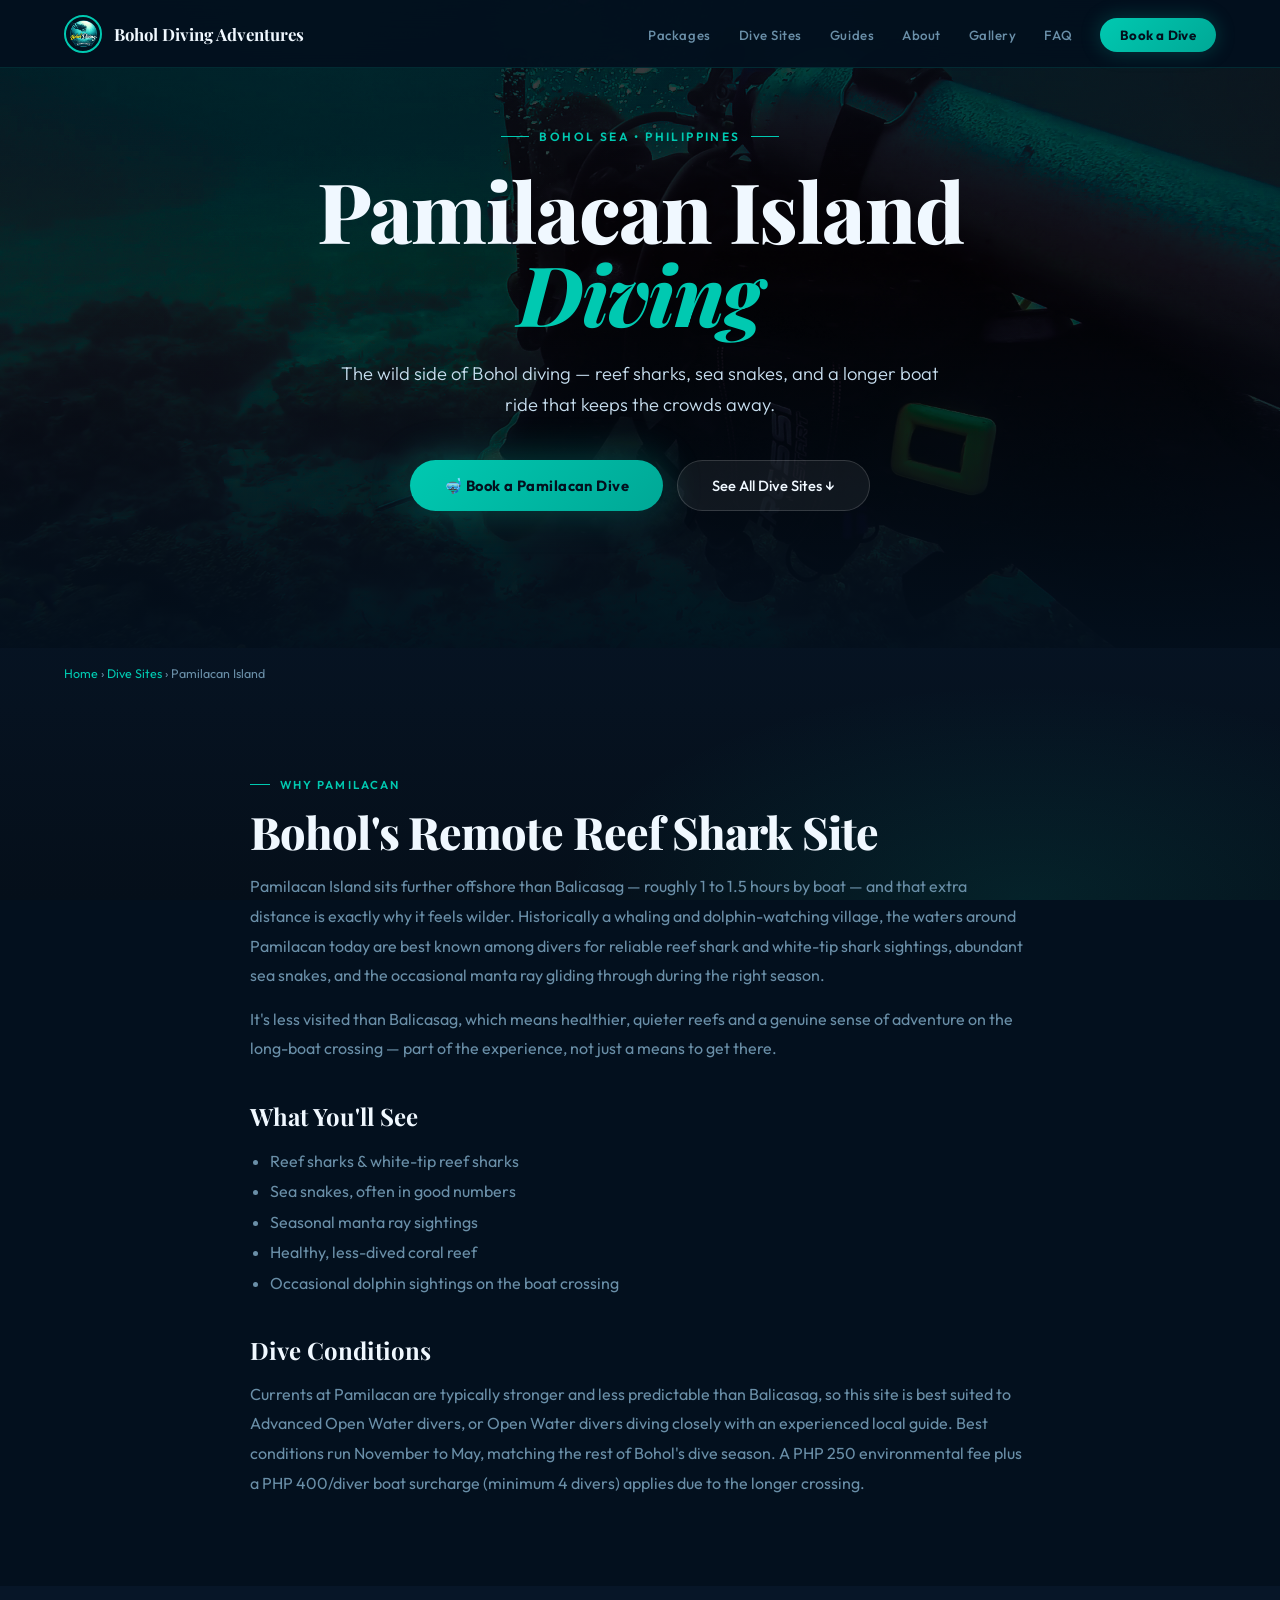
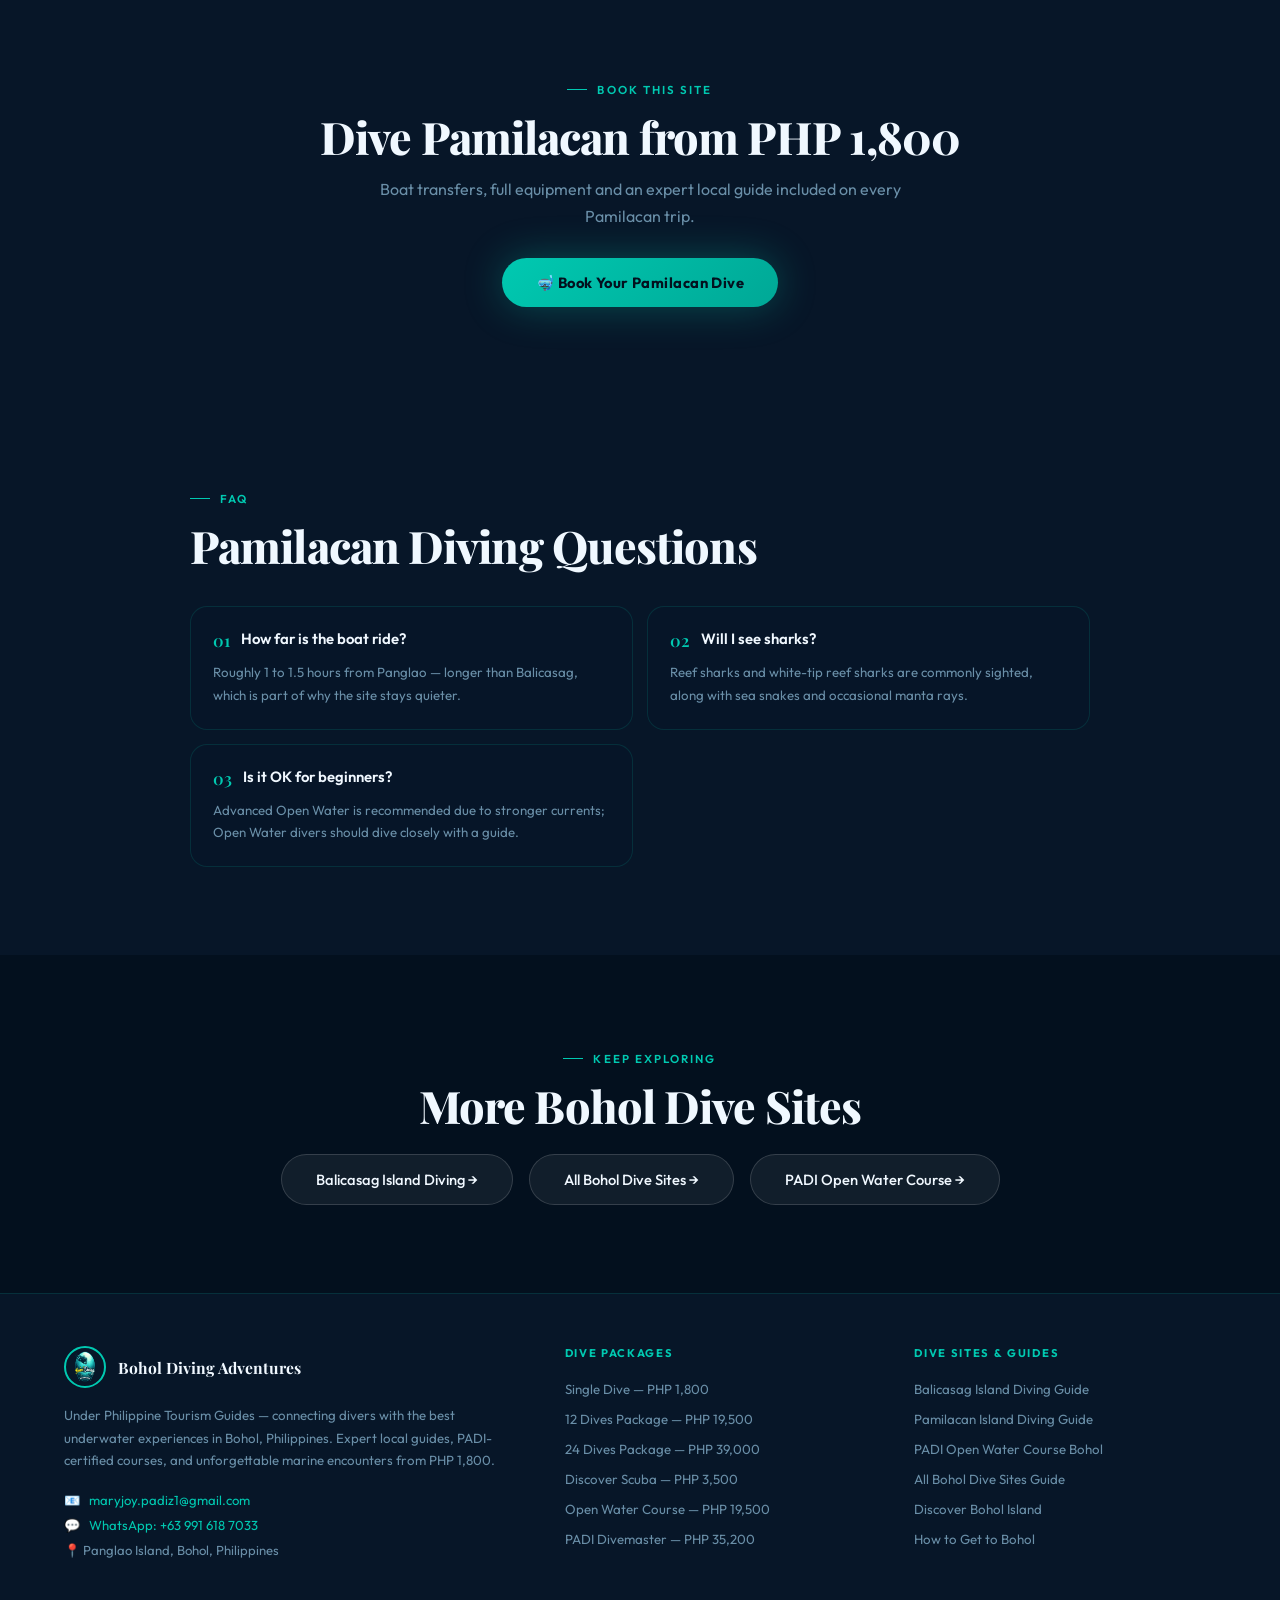
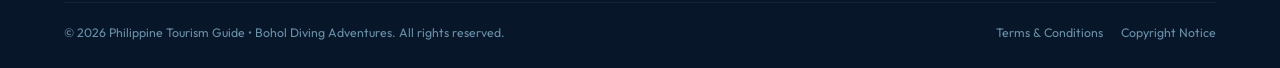
<file: pamilacan-island-diving.html>
<!DOCTYPE html>
<html lang="en">
<head>
  <meta charset="UTF-8">
  <meta name="viewport" content="width=device-width, initial-scale=1.0">

  <title>Pamilacan Island Diving | Reef Sharks Bohol — Bohol Diving Adventures</title>
  <meta name="description" content="Dive Pamilacan Island in Bohol — reef sharks, sea snakes and occasional mantas. Remote, less-crowded diving from PHP 1,800.">
  <meta name="keywords" content="Pamilacan diving, Pamilacan Island Bohol, reef sharks Bohol diving, Pamilacan dive site Philippines">
  <meta name="robots" content="index, follow, max-snippet:-1, max-image-preview:large, max-video-preview:-1">
  <meta name="author" content="Bohol Diving Adventures — Philippine Tourism Guide">
  <meta name="geo.region" content="PH-BOH">
  <meta name="geo.placename" content="Panglao Island, Bohol, Philippines">
  <meta name="geo.position" content="9.5736;123.7535">
  <meta name="ICBM" content="9.5736, 123.7535">
  <meta name="language" content="en">

  <meta property="og:type" content="article">
  <meta property="og:locale" content="en_US">
  <meta property="og:site_name" content="Bohol Diving Adventures">
  <meta property="og:title" content="Pamilacan Island Diving | Bohol Diving Adventures">
  <meta property="og:description" content="Reef sharks, sea snakes and a remote boat crossing — Bohol's wildest dive site.">
  <meta property="og:url" content="https://boholdivingadventures.com/pamilacan-island-diving.html">
  <meta property="og:image" content="https://boholdivingadventures.com/shipwreck.jpg">
  <meta property="og:image:width" content="1200">
  <meta property="og:image:height" content="630">

  <meta name="twitter:card" content="summary_large_image">
  <meta name="twitter:site" content="@BoholDiving">
  <meta name="twitter:title" content="Pamilacan Island Diving | Bohol Diving Adventures">
  <meta name="twitter:description" content="Reef sharks, sea snakes and a remote boat crossing — Bohol's wildest dive site.">
  <meta name="twitter:image" content="https://boholdivingadventures.com/shipwreck.jpg">

  <link rel="canonical" href="https://boholdivingadventures.com/pamilacan-island-diving.html">
  <link rel="alternate" hreflang="en" href="https://boholdivingadventures.com/pamilacan-island-diving.html">
  <link rel="alternate" hreflang="x-default" href="https://boholdivingadventures.com/pamilacan-island-diving.html">

  <link rel="icon" href="/logo.jpg" type="image/jpeg">
  <link rel="shortcut icon" href="/logo.jpg" type="image/jpeg">
  <link rel="apple-touch-icon" sizes="180x180" href="/logo.jpg">

  <link rel="preconnect" href="https://fonts.googleapis.com">
  <link rel="preconnect" href="https://fonts.gstatic.com" crossorigin>
  <link rel="dns-prefetch" href="https://api.web3forms.com">
  <link rel="dns-prefetch" href="https://api.whatsapp.com">
  <link rel="sitemap" type="application/xml" title="Sitemap" href="/sitemap_index.xml">
  <link href="https://fonts.googleapis.com/css2?family=Playfair+Display:ital,wght@0,700;0,800;1,700&family=Outfit:wght@300;400;500;600&display=swap" rel="stylesheet">

  <script type="application/ld+json">
  {
    "@context": "https://schema.org",
    "@graph": [
      {
        "@type": "TouristAttraction",
        "name": "Pamilacan Island Dive Site",
        "description": "Remote dive site off Bohol known for reef sharks, sea snakes and occasional manta ray sightings.",
        "url": "https://boholdivingadventures.com/pamilacan-island-diving.html",
        "image": "https://boholdivingadventures.com/dive2.jpg",
        "touristType": ["Scuba Divers"],
        "geo": {"@type": "GeoCoordinates", "latitude": 9.1167, "longitude": 123.8167},
        "isPartOf": {"@type": "LocalBusiness", "name": "Bohol Diving Adventures", "url": "https://boholdivingadventures.com/"}
      },
      {
        "@type": "BreadcrumbList",
        "itemListElement": [
          {"@type": "ListItem", "position": 1, "name": "Home", "item": "https://boholdivingadventures.com/"},
          {"@type": "ListItem", "position": 2, "name": "Dive Sites", "item": "https://boholdivingadventures.com/#dive-sites"},
          {"@type": "ListItem", "position": 3, "name": "Pamilacan Island Diving", "item": "https://boholdivingadventures.com/pamilacan-island-diving.html"}
        ]
      },
      {
        "@type": "FAQPage",
        "mainEntity": [
          {"@type": "Question", "name": "How far is Pamilacan Island from Panglao?", "acceptedAnswer": {"@type": "Answer", "text": "Pamilacan is further out than Balicasag, requiring roughly 1-1.5 hours by boat from Panglao, which is part of why it feels wilder and less crowded."}},
          {"@type": "Question", "name": "Will I see sharks at Pamilacan?", "acceptedAnswer": {"@type": "Answer", "text": "Reef sharks and white-tip reef sharks are commonly sighted, along with sea snakes and occasionally manta rays during the right season."}},
          {"@type": "Question", "name": "Is Pamilacan suitable for beginner divers?", "acceptedAnswer": {"@type": "Answer", "text": "Some sites suit Open Water divers, but currents can be stronger and less predictable than Balicasag, so Advanced Open Water certification or a guided dive is recommended."}}
        ]
      }
    ]
  }
  </script>

  <style>
    :root {
      --ocean-deep:#03101e;--ocean-dark:#071628;--ocean-mid:#0a2540;
      --teal:#00c9b1;--teal-glow:rgba(0,201,177,0.18);--teal-dim:rgba(0,201,177,0.6);
      --gold:#e8c46a;--gold-dim:rgba(232,196,106,0.7);--white:#f0f8ff;
      --text:#c8dff0;--text-muted:#6a8fa8;--border:rgba(0,201,177,0.14);
      --card-bg:rgba(7,22,40,0.75);--card-border:rgba(0,201,177,0.18);
    }
    *,*::before,*::after{box-sizing:border-box;margin:0;padding:0}
    html{scroll-behavior:smooth}
    body{font-family:'Outfit',sans-serif;background:var(--ocean-deep);color:var(--text);overflow-x:hidden}
    img{max-width:100%;display:block}
    a{text-decoration:none;color:inherit}
    body::before{content:'';position:fixed;inset:0;background:radial-gradient(ellipse 80% 50% at 20% 0%,rgba(0,100,180,0.18) 0%,transparent 60%),radial-gradient(ellipse 60% 40% at 80% 100%,rgba(0,201,177,0.1) 0%,transparent 60%),linear-gradient(180deg,#03101e 0%,#071628 50%,#050f1a 100%);pointer-events:none;z-index:0}
    body>*{position:relative;z-index:1}
    /* NAVBAR */
    .navbar{position:fixed;top:0;left:0;right:0;z-index:200;padding:0 5%;height:68px;display:flex;align-items:center;justify-content:space-between;background:rgba(3,16,30,0.92);backdrop-filter:blur(20px);border-bottom:1px solid var(--border);transition:box-shadow 0.3s}
    .navbar.scrolled{box-shadow:0 4px 30px rgba(0,0,0,0.5)}
    .nav-brand{display:flex;align-items:center;gap:12px;font-family:'Playfair Display',serif;font-size:1.05rem;font-weight:700;color:var(--white)}
    .nav-brand img{width:38px;height:38px;border-radius:50%;object-fit:cover;border:2px solid var(--teal)}
    .nav-links{display:flex;gap:28px;align-items:center;list-style:none}
    .nav-links a{font-size:0.83rem;font-weight:500;color:var(--text-muted);letter-spacing:0.04em;transition:color 0.2s}
    .nav-links a:hover{color:var(--teal)}
    .nav-book-btn{background:linear-gradient(135deg,var(--teal),#00a896);color:var(--ocean-deep)!important;font-weight:700!important;padding:9px 20px;border-radius:999px;letter-spacing:0.02em!important;transition:transform 0.2s,box-shadow 0.2s!important;box-shadow:0 0 20px rgba(0,201,177,0.25)}
    .nav-book-btn:hover{transform:translateY(-1px);box-shadow:0 0 30px rgba(0,201,177,0.4)!important}
    .hamburger{display:none;flex-direction:column;gap:5px;background:none;border:none;cursor:pointer;padding:6px}
    .hamburger span{display:block;width:22px;height:2px;background:var(--teal);border-radius:2px;transition:0.3s}
    .mobile-nav{display:none;position:fixed;top:68px;left:0;right:0;background:rgba(3,16,30,0.98);backdrop-filter:blur(20px);border-bottom:1px solid var(--border);z-index:199;padding:16px 5%;flex-direction:column;gap:4px}
    .mobile-nav.open{display:flex}
    .mobile-nav a{color:var(--text);font-size:0.95rem;font-weight:500;padding:12px 0;border-bottom:1px solid rgba(255,255,255,0.05);transition:color 0.2s}
    .mobile-nav a:hover{color:var(--teal)}
    /* HERO */
    .hero{min-height:100vh;display:flex;flex-direction:column;align-items:center;justify-content:center;text-align:center;padding:100px 5% 60px;position:relative;overflow:hidden}
    .hero-bg{position:absolute;inset:0;background:url('bohol.jpg') center/cover no-repeat;filter:brightness(0.28) saturate(1.3);z-index:0}
    .hero-overlay{position:absolute;inset:0;background:linear-gradient(180deg,rgba(3,16,30,0.3) 0%,rgba(3,16,30,0.0) 40%,rgba(3,16,30,0.9) 100%);z-index:1}
    .hero-content{position:relative;z-index:2;max-width:860px;margin:0 auto}
    .hero-eyebrow{display:inline-flex;align-items:center;gap:10px;font-size:0.75rem;font-weight:600;letter-spacing:0.2em;text-transform:uppercase;color:var(--teal);margin-bottom:24px}
    .hero-eyebrow::before,.hero-eyebrow::after{content:'';display:block;width:28px;height:1px;background:var(--teal)}
    .hero h1{font-family:'Playfair Display',serif;font-size:clamp(2.8rem,6.5vw,5.8rem);font-weight:800;line-height:1.0;color:var(--white);letter-spacing:-0.02em;margin-bottom:24px}
    .hero h1 em{font-style:italic;color:var(--teal)}
    .hero-sub{font-size:clamp(1rem,1.8vw,1.15rem);color:var(--text);line-height:1.7;max-width:600px;margin:0 auto 40px;font-weight:300}
    .hero-actions{display:flex;gap:14px;justify-content:center;flex-wrap:wrap;margin-bottom:56px}
    .btn-primary{background:linear-gradient(135deg,var(--teal),#00a896);color:var(--ocean-deep);padding:15px 34px;border-radius:999px;font-weight:700;font-size:0.92rem;letter-spacing:0.03em;box-shadow:0 0 40px rgba(0,201,177,0.3);transition:transform 0.2s,box-shadow 0.2s;display:inline-flex;align-items:center;gap:8px}
    .btn-primary:hover{transform:translateY(-2px);box-shadow:0 0 60px rgba(0,201,177,0.5)}
    .btn-ghost{background:rgba(255,255,255,0.06);color:var(--white);padding:15px 34px;border-radius:999px;font-weight:500;font-size:0.92rem;border:1px solid rgba(255,255,255,0.15);transition:background 0.2s,border-color 0.2s;display:inline-flex;align-items:center;gap:8px}
    .btn-ghost:hover{background:rgba(255,255,255,0.1);border-color:rgba(255,255,255,0.3)}
    .hero-stats{display:flex;gap:36px;justify-content:center;flex-wrap:wrap;padding:24px 36px;background:rgba(7,22,40,0.7);backdrop-filter:blur(12px);border-radius:20px;border:1px solid var(--border)}
    .hero-stat strong{display:block;font-family:'Playfair Display',serif;font-size:1.9rem;font-weight:800;color:var(--teal);letter-spacing:-0.02em}
    .hero-stat span{font-size:0.75rem;color:var(--text-muted);text-transform:uppercase;letter-spacing:0.1em}
    .hero-scroll{position:absolute;bottom:28px;left:50%;transform:translateX(-50%);z-index:2;display:flex;flex-direction:column;align-items:center;gap:6px;color:var(--text-muted);font-size:0.7rem;letter-spacing:0.12em;text-transform:uppercase;animation:bobScroll 2.5s ease-in-out infinite}
    .hero-scroll::after{content:'↓';font-size:1.1rem;color:var(--teal)}
    @keyframes bobScroll{0%,100%{transform:translateX(-50%) translateY(0)}50%{transform:translateX(-50%) translateY(6px)}}
    /* COMMON */
    section{padding:88px 5%}
    .section-label{display:inline-flex;align-items:center;gap:10px;font-size:0.72rem;font-weight:600;letter-spacing:0.18em;text-transform:uppercase;color:var(--teal);margin-bottom:16px}
    .section-label::before{content:'';display:block;width:20px;height:1px;background:var(--teal)}
    .section-title{font-family:'Playfair Display',serif;font-size:clamp(2rem,3.5vw,3.1rem);font-weight:800;line-height:1.08;letter-spacing:-0.02em;color:var(--white);margin-bottom:14px}
    .section-sub{font-size:1rem;color:var(--text-muted);line-height:1.7;max-width:560px}
    /* MARQUEE */
    .marquee-bar{background:linear-gradient(90deg,var(--teal),#00a896);padding:14px 0;overflow:hidden;white-space:nowrap}
    .marquee-inner{display:inline-flex;animation:marquee 30s linear infinite}
    .marquee-inner span{font-size:0.72rem;font-weight:700;letter-spacing:0.18em;text-transform:uppercase;color:var(--ocean-deep);padding:0 26px}
    .marquee-inner span.dot{opacity:0.4;padding:0 8px}
    @keyframes marquee{from{transform:translateX(0)}to{transform:translateX(-50%)}}
    /* PACKAGES */
    .packages-section{background:var(--ocean-dark)}
    .packages-header{display:flex;justify-content:space-between;align-items:flex-end;margin-bottom:48px;flex-wrap:wrap;gap:20px}
    .packages-tabs{display:flex;gap:8px;flex-wrap:wrap}
    .tab-btn{padding:9px 22px;border-radius:999px;font-size:0.82rem;font-weight:600;letter-spacing:0.04em;border:1px solid var(--border);background:transparent;color:var(--text-muted);cursor:pointer;transition:all 0.2s;font-family:'Outfit',sans-serif}
    .tab-btn.active,.tab-btn:hover{background:var(--teal-glow);border-color:var(--teal);color:var(--teal)}
    .package-tab-content{display:none}
    .package-tab-content.active{display:grid;grid-template-columns:repeat(3,1fr);gap:20px}
    .pkg-card{background:var(--card-bg);border:1px solid var(--card-border);border-radius:24px;overflow:hidden;transition:transform 0.3s,box-shadow 0.3s,border-color 0.3s;backdrop-filter:blur(10px)}
    .pkg-card:hover{transform:translateY(-6px);border-color:rgba(0,201,177,0.45);box-shadow:0 20px 60px rgba(0,0,0,0.4),0 0 30px rgba(0,201,177,0.08)}
    .pkg-card.featured{border-color:var(--gold-dim)}
    .pkg-img{position:relative;height:195px;overflow:hidden}
    .pkg-img img{width:100%;height:100%;object-fit:cover;transition:transform 0.5s}
    .pkg-card:hover .pkg-img img{transform:scale(1.06)}
    .pkg-img::after{content:'';position:absolute;inset:0;background:linear-gradient(180deg,transparent 40%,rgba(3,16,30,0.85))}
    .pkg-badge{position:absolute;top:14px;right:14px;z-index:2;background:var(--teal);color:var(--ocean-deep);font-size:0.65rem;font-weight:800;letter-spacing:0.12em;text-transform:uppercase;padding:4px 12px;border-radius:999px}
    .pkg-featured-badge{background:var(--gold)}
    .pkg-body{padding:22px}
    .pkg-price{font-family:'Playfair Display',serif;font-size:1.8rem;font-weight:800;color:var(--teal);letter-spacing:-0.02em;margin-bottom:6px}
    .pkg-card.featured .pkg-price{color:var(--gold)}
    .pkg-title{font-size:1rem;font-weight:700;color:var(--white);margin-bottom:12px}
    .pkg-features{list-style:none;display:grid;gap:7px;margin-bottom:16px}
    .pkg-features li{font-size:0.82rem;color:var(--text-muted);display:flex;align-items:center;gap:8px}
    .pkg-features li::before{content:'';width:5px;height:5px;border-radius:50%;background:var(--teal);flex-shrink:0}
    .pkg-features li.cross::before{background:rgba(255,80,80,0.7)}
    .pkg-note{font-size:0.73rem;color:var(--text-muted);line-height:1.5;margin-bottom:16px;padding-top:12px;border-top:1px solid rgba(255,255,255,0.06)}
    .cert-logos{display:flex;gap:8px;align-items:center;margin-top:8px}
    .cert-logos img{height:22px;width:auto;opacity:0.65;filter:brightness(1.4)}
    .pkg-book-btn{display:block;width:100%;padding:12px;text-align:center;border-radius:14px;border:none;cursor:pointer;font-family:'Outfit',sans-serif;font-size:0.88rem;font-weight:700;background:linear-gradient(135deg,var(--teal),#00a896);color:var(--ocean-deep);transition:opacity 0.2s,transform 0.2s;box-shadow:0 4px 20px rgba(0,201,177,0.2)}
    .pkg-card.featured .pkg-book-btn{background:linear-gradient(135deg,var(--gold),#d4a84e)}
    .pkg-book-btn:hover{opacity:0.88;transform:translateY(-1px)}
    /* DIVE SITES */
    .sites-grid{display:grid;grid-template-columns:repeat(2,1fr);gap:18px;margin-top:44px}
    .site-card{position:relative;border-radius:22px;overflow:hidden;aspect-ratio:16/9;cursor:pointer;transition:transform 0.3s}
    .site-card:hover{transform:scale(1.02)}
    .site-card:first-child{grid-row:span 2;aspect-ratio:auto}
    .site-card img{width:100%;height:100%;object-fit:cover;transition:transform 0.5s}
    .site-card:hover img{transform:scale(1.05)}
    .site-card-overlay{position:absolute;inset:0;background:linear-gradient(180deg,transparent 40%,rgba(3,16,30,0.95) 100%);display:flex;flex-direction:column;justify-content:flex-end;padding:26px}
    .site-card-tag{font-size:0.65rem;font-weight:700;letter-spacing:0.15em;text-transform:uppercase;color:var(--teal);margin-bottom:6px}
    .site-card h3{font-family:'Playfair Display',serif;font-size:1.35rem;font-weight:700;color:var(--white);margin-bottom:6px}
    .site-card p{font-size:0.8rem;color:var(--text-muted);line-height:1.5;max-width:290px}
    /* ARTICLES */
    .articles-section{background:var(--ocean-dark)}
    .articles-grid{display:grid;grid-template-columns:repeat(3,1fr);gap:20px;margin-top:44px}
    .article-card{background:var(--card-bg);border:1px solid var(--card-border);border-radius:22px;overflow:hidden;transition:transform 0.3s,border-color 0.3s}
    .article-card:hover{transform:translateY(-4px);border-color:rgba(0,201,177,0.35)}
    .article-card-img{height:175px;overflow:hidden}
    .article-card-img img{width:100%;height:100%;object-fit:cover;transition:transform 0.4s}
    .article-card:hover .article-card-img img{transform:scale(1.04)}
    .article-card-body{padding:22px}
    .article-card-cat{font-size:0.68rem;font-weight:700;letter-spacing:0.15em;text-transform:uppercase;color:var(--teal);margin-bottom:8px}
    .article-card h3{font-family:'Playfair Display',serif;font-size:1.05rem;font-weight:700;color:var(--white);line-height:1.3;margin-bottom:10px}
    .article-card p{font-size:0.82rem;color:var(--text-muted);line-height:1.6}
    /* ABOUT */
    .about-grid{display:grid;grid-template-columns:1fr 1fr;gap:72px;align-items:center;max-width:1300px;margin:0 auto}
    .about-imgs{position:relative}
    .about-img-main{width:100%;border-radius:26px;aspect-ratio:3/4;object-fit:cover;object-position:top}
    .about-img-float{position:absolute;bottom:-24px;right:-24px;width:155px;height:195px;border-radius:18px;object-fit:cover;border:5px solid var(--ocean-deep);box-shadow:0 16px 40px rgba(0,0,0,0.4)}
    .about-badge{position:absolute;top:28px;left:-18px;background:linear-gradient(135deg,var(--teal),#00a896);color:var(--ocean-deep);border-radius:16px;padding:14px 20px;min-width:120px;text-align:center;box-shadow:0 12px 28px rgba(0,201,177,0.3)}
    .about-badge strong{display:block;font-family:'Playfair Display',serif;font-size:1.5rem;font-weight:800}
    .about-badge span{font-size:0.7rem;font-weight:700;letter-spacing:0.08em}
    .about-intro{font-size:1rem;line-height:1.8;color:var(--text-muted);margin-bottom:30px}
    .about-items{display:grid;gap:13px;margin-bottom:32px}
    .about-item{display:flex;align-items:flex-start;gap:15px;padding:17px 20px;background:rgba(7,22,40,0.6);border:1px solid var(--border);border-radius:16px;backdrop-filter:blur(8px)}
    .about-icon{width:38px;height:38px;border-radius:11px;background:var(--teal-glow);border:1px solid var(--teal);display:flex;align-items:center;justify-content:center;color:var(--teal);font-size:1.05rem;flex-shrink:0}
    .about-item strong{display:block;font-size:0.87rem;font-weight:600;color:var(--white);margin-bottom:3px}
    .about-item span{font-size:0.79rem;color:var(--text-muted);line-height:1.5}
    /* GALLERY */
    .gallery-section{background:var(--ocean-dark)}
    .gallery-grid{display:grid;grid-template-columns:repeat(4,1fr);grid-template-rows:repeat(2,200px);gap:12px;margin-top:44px}
    .gallery-grid .g-item{border-radius:16px;overflow:hidden;cursor:pointer}
    .gallery-grid .g-item:nth-child(1){grid-column:span 2;grid-row:span 2}
    .gallery-grid .g-item:nth-child(4){grid-column:span 2}
    .g-item img{width:100%;height:100%;object-fit:cover;transition:transform 0.4s;display:block}
    .g-item:hover img{transform:scale(1.06)}
    .lightbox{display:none;position:fixed;inset:0;z-index:999;background:rgba(0,0,0,0.92);align-items:center;justify-content:center}
    .lightbox.active{display:flex}
    .lightbox img{max-width:90vw;max-height:90vh;border-radius:12px}
    .lightbox-close{position:absolute;top:20px;right:28px;font-size:2rem;color:var(--white);cursor:pointer;background:none;border:none;opacity:0.7}
    .lightbox-close:hover{opacity:1}
    /* FAQ */
    .faq-grid{display:grid;grid-template-columns:1fr 1fr;gap:14px;margin-top:44px}
    .faq-item{background:var(--card-bg);border:1px solid var(--border);border-radius:17px;padding:22px;transition:border-color 0.2s}
    .faq-item:hover{border-color:rgba(0,201,177,0.35)}
    .faq-q{font-weight:600;font-size:0.93rem;color:var(--white);margin-bottom:10px;display:flex;align-items:flex-start;gap:11px}
    .faq-num{color:var(--teal);font-family:'Playfair Display',serif;font-size:1.05rem;flex-shrink:0}
    .faq-a{font-size:0.83rem;color:var(--text-muted);line-height:1.7}
    .faq-a strong{color:var(--teal)}
    /* MODALS */
    .modal-backdrop{display:none;position:fixed;inset:0;z-index:500;background:rgba(0,0,0,0.75);backdrop-filter:blur(6px);align-items:center;justify-content:center}
    .modal-backdrop.open{display:flex}
    .modal{background:var(--ocean-mid);border:1px solid var(--border);border-radius:26px;width:90%;max-width:550px;max-height:90vh;overflow-y:auto;padding:38px;box-shadow:0 40px 100px rgba(0,0,0,0.6)}
    .modal-header{display:flex;justify-content:space-between;align-items:center;margin-bottom:24px}
    .modal-title{font-family:'Playfair Display',serif;font-size:1.45rem;font-weight:700;color:var(--white)}
    .modal-close{background:none;border:none;font-size:1.4rem;color:var(--text-muted);cursor:pointer}
    .modal-close:hover{color:var(--white)}
    .form-group{margin-bottom:16px}
    .form-label{display:block;font-size:0.75rem;font-weight:600;letter-spacing:0.08em;text-transform:uppercase;color:var(--text-muted);margin-bottom:7px}
    .form-input,.form-textarea{width:100%;padding:12px 15px;background:rgba(255,255,255,0.05);border:1px solid rgba(255,255,255,0.1);border-radius:11px;color:var(--white);font-family:'Outfit',sans-serif;font-size:0.9rem;outline:none;transition:border-color 0.2s,box-shadow 0.2s}
    .form-input::placeholder,.form-textarea::placeholder{color:rgba(255,255,255,0.2)}
    .form-input:focus,.form-textarea:focus{border-color:var(--teal);box-shadow:0 0 0 3px rgba(0,201,177,0.12)}
    .form-textarea{resize:vertical;min-height:95px}
    .form-submit{width:100%;padding:14px;margin-top:8px;background:linear-gradient(135deg,var(--teal),#00a896);color:var(--ocean-deep);border:none;border-radius:13px;font-family:'Outfit',sans-serif;font-size:0.92rem;font-weight:700;cursor:pointer;transition:opacity 0.2s,transform 0.2s;box-shadow:0 8px 24px rgba(0,201,177,0.25)}
    .form-submit:hover{opacity:0.88;transform:translateY(-1px)}
    .modal-footer{text-align:center;margin-top:18px}
    .modal-footer a{color:var(--teal);font-size:0.83rem}
    .modal-footer a:hover{text-decoration:underline}
    .policy-modal{background:#fff;color:#1a1a2e}
    .policy-modal .modal-title{color:#0a2540}
    .policy-modal .modal-close{color:#555}
    .policy-modal p,.policy-modal ul{font-size:0.88rem;line-height:1.7;color:#333;margin-bottom:12px}
    .policy-modal ul{padding-left:20px}
    .policy-modal strong{color:#005D94}
    .policy-modal a{color:#005D94}
    /* FOOTER */
    .footer{background:var(--ocean-dark);border-top:1px solid var(--border);padding:52px 5% 28px}
    .footer-grid{display:grid;grid-template-columns:1.5fr 1fr 1fr;gap:48px;margin-bottom:44px;max-width:1300px;margin-left:auto;margin-right:auto}
    .footer-brand{display:flex;align-items:center;gap:12px;margin-bottom:16px}
    .footer-brand img{width:42px;height:42px;border-radius:50%;border:2px solid var(--teal)}
    .footer-brand-name{font-family:'Playfair Display',serif;font-size:0.98rem;font-weight:700;color:var(--white)}
    .footer-desc{font-size:0.83rem;color:var(--text-muted);line-height:1.7;margin-bottom:20px}
    .footer-contacts{display:grid;gap:9px}
    .footer-contact-item{display:flex;align-items:center;gap:9px;font-size:0.82rem;color:var(--text-muted)}
    .footer-contact-item a{color:var(--teal)}
    .footer-contact-item a:hover{text-decoration:underline}
    .footer-col-title{font-size:0.7rem;font-weight:700;letter-spacing:0.15em;text-transform:uppercase;color:var(--teal);margin-bottom:18px}
    .footer-links{list-style:none;display:grid;gap:10px}
    .footer-links a{font-size:0.83rem;color:var(--text-muted);transition:color 0.2s}
    .footer-links a:hover{color:var(--teal)}
    .footer-bottom{padding-top:22px;border-top:1px solid rgba(255,255,255,0.05);display:flex;justify-content:space-between;align-items:center;flex-wrap:wrap;gap:12px;max-width:1300px;margin:0 auto}
    .footer-bottom p{font-size:0.77rem;color:var(--text-muted)}
    .footer-policy-links{display:flex;gap:18px}
    .footer-policy-links button{background:none;border:none;cursor:pointer;font-size:0.77rem;color:var(--text-muted);font-family:'Outfit',sans-serif;transition:color 0.2s}
    .footer-policy-links button:hover{color:var(--teal)}
    /* FLOAT CTA */
    .float-cta{position:fixed;right:22px;bottom:22px;z-index:150;background:linear-gradient(135deg,var(--teal),#00a896);color:var(--ocean-deep);border:none;border-radius:999px;padding:13px 24px;font-family:'Outfit',sans-serif;font-size:0.87rem;font-weight:700;cursor:pointer;box-shadow:0 8px 28px rgba(0,201,177,0.4);animation:pulse-cta 2.5s ease-in-out infinite;display:flex;align-items:center;gap:7px}
    @keyframes pulse-cta{0%,100%{box-shadow:0 8px 28px rgba(0,201,177,0.4)}50%{box-shadow:0 8px 48px rgba(0,201,177,0.65)}}
    /* ANIMATIONS */
    .reveal{opacity:0;transform:translateY(28px);transition:opacity 0.7s ease,transform 0.7s ease}
    .reveal.visible{opacity:1;transform:translateY(0)}
    .reveal-l{opacity:0;transform:translateX(-28px);transition:opacity 0.7s ease,transform 0.7s ease}
    .reveal-l.visible{opacity:1;transform:translateX(0)}
    .reveal:nth-child(2){transition-delay:0.1s}
    .reveal:nth-child(3){transition-delay:0.2s}
    .reveal:nth-child(4){transition-delay:0.3s}
    /* RESPONSIVE */
    @media(max-width:1024px){
      .package-tab-content.active{grid-template-columns:1fr 1fr}
      .about-grid{grid-template-columns:1fr;gap:44px}
      .about-imgs{max-width:480px}
      .footer-grid{grid-template-columns:1fr 1fr}
      .articles-grid{grid-template-columns:1fr 1fr}
      .sites-grid{grid-template-columns:1fr}
      .site-card:first-child{grid-row:span 1}
    }
    @media(max-width:768px){
      .nav-links{display:none}
      .hamburger{display:flex}
      section{padding:65px 5%}
      .hero h1{font-size:2.6rem}
      .hero-stats{gap:20px;padding:20px 22px}
      .package-tab-content.active{grid-template-columns:1fr}
      .gallery-grid{grid-template-columns:1fr 1fr;grid-template-rows:auto}
      .gallery-grid .g-item:nth-child(1){grid-column:span 2;grid-row:span 1}
      .gallery-grid .g-item:nth-child(4){grid-column:span 1}
      .faq-grid{grid-template-columns:1fr}
      .articles-grid{grid-template-columns:1fr}
      .footer-grid{grid-template-columns:1fr;gap:28px}
      .footer-bottom{flex-direction:column;text-align:center}
      .packages-header{flex-direction:column;align-items:flex-start}
      .about-img-float{display:none}
      .about-badge{left:0}
      .modal{padding:26px 22px}
    }
    @media(max-width:480px){
      .hero h1{font-size:2.1rem}
      .hero-actions{flex-direction:column;align-items:center}
      .gallery-grid{grid-template-columns:1fr}
      .gallery-grid .g-item:nth-child(1),.gallery-grid .g-item:nth-child(4){grid-column:span 1}
    }
  </style>
</head>
<body>

<!-- Skip navigation for accessibility & SEO signals -->
<a href="#main-content" class="skip-link" style="position:absolute;top:-40px;left:6px;background:var(--teal);color:var(--ocean-deep);padding:8px 14px;border-radius:0 0 8px 8px;font-weight:700;font-size:0.85rem;z-index:9999;transition:top 0.2s" onfocus="this.style.top='0'" onblur="this.style.top='-40px'">Skip to main content</a>

<!-- BOOKING MODAL -->
<div class="modal-backdrop" id="bookingModal">
  <div class="modal">
    <div class="modal-header">
      <h2 class="modal-title">Book Your Dive</h2>
      <button class="modal-close" id="closeBooking">&#x2715;</button>
    </div>
    <p style="font-size:0.88rem;color:var(--text-muted);margin-bottom:22px;">Fill in your details and we will get back to you within 24 hours to confirm your booking.</p>
    <form action="https://api.web3forms.com/submit" method="POST">
      <input type="hidden" name="access_key" value="78ca590f-e96f-4c03-9801-9b498ff6fb2b">
      <div class="form-group"><label class="form-label">Full Name *</label><input class="form-input" type="text" name="first_name" placeholder="Your full name" required></div>
      <div class="form-group"><label class="form-label">Email *</label><input class="form-input" type="email" name="email" placeholder="you@example.com" required></div>
      <div class="form-group"><label class="form-label">WhatsApp / Phone (optional)</label><input class="form-input" type="tel" name="phone" placeholder="+63 ..."></div>
      <div class="form-group"><label class="form-label">Diver License Level (if applicable)</label><input class="form-input" type="text" name="diver_license" placeholder="Open Water, Advanced, etc."></div>
      <div class="form-group"><label class="form-label">Last Dive Date (if applicable)</label><input class="form-input" type="date" name="Last-Dive"></div>
      <div class="form-group"><label class="form-label">Message / Package of Interest</label><textarea class="form-textarea" name="message" placeholder="Package of interest, group size, preferred dates..."></textarea></div>
      <input type="hidden" name="redirect" value="https://boholdivingadventures.com/thank-you.html">
      <button class="form-submit" type="submit">Send Inquiry &rarr;</button>
    </form>
    <div class="modal-footer"><a href="https://api.whatsapp.com/send?phone=639916187033">&#x1F4AC; Message us on WhatsApp directly</a></div>
  </div>
</div>

<!-- COPYRIGHT MODAL -->
<div class="modal-backdrop" id="copyrightModal">
  <div class="modal policy-modal">
    <div class="modal-header"><h2 class="modal-title">Copyright Infringement Notice</h2><button class="modal-close" id="closeCopyrightModal">&#x2715;</button></div>
    <p><strong>Effective Date:</strong> January 17, 2025</p>
    <p>We respect intellectual property rights of others and expect our users to do the same.</p>
    <p><strong>Reporting Copyright Infringement:</strong></p>
    <ul><li>Description of the copyrighted work being infringed.</li><li>Location of the infringing material on our site.</li><li>Your contact information (email, phone, address).</li><li>Statement affirming your belief the use is unauthorized.</li><li>Your signature.</li></ul>
    <p><strong>Contact:</strong> <a href="mailto:maryjoy.padiz1@gmail.com">maryjoy.padiz1@gmail.com</a> &nbsp;&middot;&nbsp; <a href="tel:+639916187033">+63 991 618 7033</a></p>
  </div>
</div>

<!-- TERMS MODAL -->
<div class="modal-backdrop" id="termsModal">
  <div class="modal policy-modal">
    <div class="modal-header"><h2 class="modal-title">Terms &amp; Conditions / Privacy Policy</h2><button class="modal-close" id="closeTermsModal">&#x2715;</button></div>
    <p><strong>1. Introduction</strong></p>
    <p>These Terms &amp; Conditions govern the use of booking services provided by Philippine Tourism Guide Booking Services through BoholDivingAdventures.com. By using our website or making a booking, you agree to these Terms.</p>
    <p><strong>2. Role as Booking Agent</strong></p>
    <p>We act solely as a booking agent for third-party service providers including dive shops, accommodation providers, and transport operators. We facilitate bookings between travelers and Service Providers but do not own, operate, or control these services.</p>
    <p><strong>3. Limitation of Liability</strong></p>
    <p>Philippine Tourism Guide Booking Services is not responsible for accidents, injuries, deaths, property damage, delays, or other issues during travel or while using booked services.</p>
    <p><strong>4. Travel Insurance</strong></p>
    <p>We strongly recommend comprehensive travel insurance covering diving, medical emergencies, and trip cancellations.</p>
    <p><strong>5. Medical Requirements</strong></p>
    <p>You must be medically and physically fit to participate in booked activities. Consult a doctor if you have health concerns before booking.</p>
    <p><strong>6. Privacy Policy</strong></p>
    <p>We collect your name, email, phone, and booking details to process reservations. We do not sell or share your data except as necessary to complete bookings. Contact: <a href="mailto:maryjoy.padiz1@gmail.com">maryjoy.padiz1@gmail.com</a></p>
  </div>
</div>

<!-- NAVBAR -->
<nav class="navbar" id="navbar">
  <a href="https://boholdivingadventures.com" class="nav-brand">
    <img src="logo.jpg" alt="Bohol Diving Adventures Logo" width="38" height="38">
    <span>Bohol Diving Adventures</span>
  </a>
  <ul class="nav-links">
    <li><a href="https://boholdivingadventures.com/#packages">Packages</a></li>
    <li><a href="https://boholdivingadventures.com/#dive-sites">Dive Sites</a></li>
    <li><a href="https://boholdivingadventures.com/#courses">Guides</a></li>
    <li><a href="https://boholdivingadventures.com/#about">About</a></li>
    <li><a href="https://boholdivingadventures.com/#gallery">Gallery</a></li>
    <li><a href="https://boholdivingadventures.com/#faq">FAQ</a></li>
    <li><a href="#" class="nav-book-btn" id="navBookBtn">Book a Dive</a></li>
  </ul>
  <button class="hamburger" id="hamburger" aria-label="Open menu"><span></span><span></span><span></span></button>
</nav>
<div class="mobile-nav" id="mobileNav">
  <a href="https://boholdivingadventures.com/#packages">Packages</a>
  <a href="https://boholdivingadventures.com/#dive-sites">Dive Sites</a>
  <a href="https://boholdivingadventures.com/#about">About</a>
  <a href="https://boholdivingadventures.com/#gallery">Gallery</a>
  <a href="https://boholdivingadventures.com/#faq">FAQ</a>
  <a href="#" id="mobileBookBtn">&#x1F93F; Book a Dive</a>
</div>
<main id="main-content">
<header id="home">
  <section class="hero" style="min-height:72vh;">
    <div class="hero-bg" style="background:url('/dive2.jpg') center/cover no-repeat;"></div>
    <div class="hero-overlay"></div>
    <div class="hero-content">
      <div class="hero-eyebrow">Bohol Sea &bull; Philippines</div>
      <h1>Pamilacan Island <em>Diving</em></h1>
      <p class="hero-sub">The wild side of Bohol diving &mdash; reef sharks, sea snakes, and a longer boat ride that keeps the crowds away.</p>
      <div class="hero-actions">
        <a href="#" class="btn-primary book-trigger">&#x1F93F; Book a Pamilacan Dive</a>
        <a href="https://boholdivingadventures.com/#dive-sites" class="btn-ghost">See All Dive Sites &darr;</a>
      </div>
    </div>
  </section>
</header>

<nav aria-label="Breadcrumb" style="padding:18px 5% 0;font-size:0.78rem;color:var(--text-muted);">
  <a href="https://boholdivingadventures.com/" style="color:var(--teal);">Home</a> &rsaquo;
  <a href="https://boholdivingadventures.com/#dive-sites" style="color:var(--teal);">Dive Sites</a> &rsaquo; Pamilacan Island
</nav>

<section>
  <div style="max-width:780px;margin:0 auto;">
    <div class="section-label">Why Pamilacan</div>
    <h2 class="section-title">Bohol&#39;s Remote Reef Shark Site</h2>
    <p style="line-height:1.85;color:var(--text-muted);margin-top:16px;">Pamilacan Island sits further offshore than Balicasag &mdash; roughly 1 to 1.5 hours by boat &mdash; and that extra distance is exactly why it feels wilder. Historically a whaling and dolphin-watching village, the waters around Pamilacan today are best known among divers for reliable reef shark and white-tip shark sightings, abundant sea snakes, and the occasional manta ray gliding through during the right season.</p>
    <p style="line-height:1.85;color:var(--text-muted);margin-top:14px;">It's less visited than Balicasag, which means healthier, quieter reefs and a genuine sense of adventure on the long-boat crossing &mdash; part of the experience, not just a means to get there.</p>

    <h3 style="font-family:'Playfair Display',serif;color:var(--white);margin:36px 0 14px;font-size:1.5rem;">What You'll See</h3>
    <ul style="padding-left:20px;line-height:1.9;color:var(--text-muted);">
      <li>Reef sharks &amp; white-tip reef sharks</li>
      <li>Sea snakes, often in good numbers</li>
      <li>Seasonal manta ray sightings</li>
      <li>Healthy, less-dived coral reef</li>
      <li>Occasional dolphin sightings on the boat crossing</li>
    </ul>

    <h3 style="font-family:'Playfair Display',serif;color:var(--white);margin:36px 0 14px;font-size:1.5rem;">Dive Conditions</h3>
    <p style="line-height:1.85;color:var(--text-muted);">Currents at Pamilacan are typically stronger and less predictable than Balicasag, so this site is best suited to Advanced Open Water divers, or Open Water divers diving closely with an experienced local guide. Best conditions run November to May, matching the rest of Bohol's dive season. A PHP 250 environmental fee plus a PHP 400/diver boat surcharge (minimum 4 divers) applies due to the longer crossing.</p>
  </div>
</section>

<section class="packages-section">
  <div style="max-width:780px;margin:0 auto;text-align:center;">
    <div class="section-label" style="justify-content:center;">Book This Site</div>
    <h2 class="section-title">Dive Pamilacan from PHP 1,800</h2>
    <p class="section-sub" style="margin:0 auto 28px;">Boat transfers, full equipment and an expert local guide included on every Pamilacan trip.</p>
    <a href="#" class="btn-primary book-trigger">&#x1F93F; Book Your Pamilacan Dive</a>
  </div>
</section>

<section id="faq" style="background:var(--ocean-dark);">
  <div style="max-width:900px;margin:0 auto;">
    <div class="section-label">FAQ</div>
    <h2 class="section-title">Pamilacan Diving Questions</h2>
    <div class="faq-grid" style="margin-top:36px;">
      <div class="faq-item"><div class="faq-q"><span class="faq-num">01</span>How far is the boat ride?</div><p class="faq-a">Roughly 1 to 1.5 hours from Panglao &mdash; longer than Balicasag, which is part of why the site stays quieter.</p></div>
      <div class="faq-item"><div class="faq-q"><span class="faq-num">02</span>Will I see sharks?</div><p class="faq-a">Reef sharks and white-tip reef sharks are commonly sighted, along with sea snakes and occasional manta rays.</p></div>
      <div class="faq-item"><div class="faq-q"><span class="faq-num">03</span>Is it OK for beginners?</div><p class="faq-a">Advanced Open Water is recommended due to stronger currents; Open Water divers should dive closely with a guide.</p></div>
    </div>
  </div>
</section>

<section>
  <div style="max-width:900px;margin:0 auto;text-align:center;">
    <div class="section-label" style="justify-content:center;">Keep Exploring</div>
    <h2 class="section-title">More Bohol Dive Sites</h2>
    <div style="display:flex;gap:16px;justify-content:center;flex-wrap:wrap;margin-top:24px;">
      <a href="/balicasag-diving.html" class="btn-ghost">Balicasag Island Diving &rarr;</a>
      <a href="/bohol-dive-sites-guide.html" class="btn-ghost">All Bohol Dive Sites &rarr;</a>
      <a href="/padi-open-water-bohol.html" class="btn-ghost">PADI Open Water Course &rarr;</a>
    </div>
  </div>
</section>
<!-- FOOTER -->
</main>
<footer class="footer" aria-label="Site footer">
  <div class="footer-grid">
    <div>
      <div class="footer-brand"><img src="logo.jpg" alt="Bohol Diving Adventures" width="42" height="42" loading="lazy"><span class="footer-brand-name">Bohol Diving Adventures</span></div>
      <p class="footer-desc">Under Philippine Tourism Guides &mdash; connecting divers with the best underwater experiences in Bohol, Philippines. Expert local guides, PADI-certified courses, and unforgettable marine encounters from PHP 1,800.</p>
      <div class="footer-contacts">
        <div class="footer-contact-item">&#x1F4E7; <a href="mailto:maryjoy.padiz1@gmail.com">maryjoy.padiz1@gmail.com</a></div>
        <div class="footer-contact-item">&#x1F4AC; <a href="https://api.whatsapp.com/send?phone=639916187033">WhatsApp: +63 991 618 7033</a></div>
        <div class="footer-contact-item">&#x1F4CD; Panglao Island, Bohol, Philippines</div>
      </div>
    </div>
    <div>
      <div class="footer-col-title">Dive Packages</div>
      <ul class="footer-links">
        <li><a href="https://boholdivingadventures.com/#packages">Single Dive &mdash; PHP 1,800</a></li>
        <li><a href="https://boholdivingadventures.com/#packages">12 Dives Package &mdash; PHP 19,500</a></li>
        <li><a href="https://boholdivingadventures.com/#packages">24 Dives Package &mdash; PHP 39,000</a></li>
        <li><a href="https://boholdivingadventures.com/#packages">Discover Scuba &mdash; PHP 3,500</a></li>
        <li><a href="https://boholdivingadventures.com/#packages">Open Water Course &mdash; PHP 19,500</a></li>
        <li><a href="https://boholdivingadventures.com/#packages">PADI Divemaster &mdash; PHP 35,200</a></li>
      </ul>
    </div>
    <div>
      <div class="footer-col-title">Dive Sites &amp; Guides</div>
      <ul class="footer-links">
        <li><a href="/balicasag-diving.html">Balicasag Island Diving Guide</a></li>
        <li><a href="/pamilacan-island-diving.html">Pamilacan Island Diving Guide</a></li>
        <li><a href="/padi-open-water-bohol.html">PADI Open Water Course Bohol</a></li>
        <li><a href="/bohol-dive-sites-guide.html">All Bohol Dive Sites Guide</a></li>
        <li><a href="https://boholdivingadventures.com/#boholisland">Discover Bohol Island</a></li>
        <li><a href="https://boholdivingadventures.com/#tobohol">How to Get to Bohol</a></li>
      </ul>
    </div>
  </div>
  <div class="footer-bottom">
    <p>&copy; 2026 Philippine Tourism Guide &bull; Bohol Diving Adventures. All rights reserved.</p>
    <div class="footer-policy-links">
      <button id="openTerms">Terms &amp; Conditions</button>
      <button id="openCopyright">Copyright Notice</button>
    </div>
  </div>
</footer>

<button class="float-cta book-trigger" id="floatCta">&#x1F93F; Book Now</button>

<script>
window.addEventListener("scroll",function(){document.getElementById("navbar").classList.toggle("scrolled",window.scrollY>40);document.getElementById("floatCta").style.display=window.scrollY>300?"flex":"none"});
document.getElementById("floatCta").style.display="none";
const ham=document.getElementById("hamburger"),mNav=document.getElementById("mobileNav");
ham.addEventListener("click",()=>mNav.classList.toggle("open"));
document.querySelectorAll(".mobile-nav a").forEach(a=>a.addEventListener("click",()=>mNav.classList.remove("open")));
document.querySelectorAll(".tab-btn").forEach(btn=>{
  btn.addEventListener("click",()=>{
    document.querySelectorAll(".tab-btn").forEach(b=>b.classList.remove("active"));
    document.querySelectorAll(".package-tab-content").forEach(c=>c.classList.remove("active"));
    btn.classList.add("active");
    const tab=document.getElementById("tab-"+btn.dataset.tab);
    tab.classList.add("active");
    tab.querySelectorAll(".reveal").forEach(el=>{if(!el.classList.contains("visible"))obs.observe(el)});
  });
});
const modal=document.getElementById("bookingModal");
function openBooking(){modal.classList.add("open");document.body.style.overflow="hidden"}
function closeBooking(){modal.classList.remove("open");document.body.style.overflow=""}
document.getElementById("closeBooking").addEventListener("click",closeBooking);
modal.addEventListener("click",e=>{if(e.target===modal)closeBooking()});
document.querySelectorAll(".book-trigger,#heroBookBtn,#navBookBtn,#mobileBookBtn").forEach(el=>el.addEventListener("click",e=>{e.preventDefault();openBooking()}));
const termsM=document.getElementById("termsModal"),copyM=document.getElementById("copyrightModal");
document.getElementById("openTerms").addEventListener("click",()=>{termsM.classList.add("open");document.body.style.overflow="hidden"});
document.getElementById("openCopyright").addEventListener("click",()=>{copyM.classList.add("open");document.body.style.overflow="hidden"});
document.getElementById("closeTermsModal").addEventListener("click",()=>{termsM.classList.remove("open");document.body.style.overflow=""});
document.getElementById("closeCopyrightModal").addEventListener("click",()=>{copyM.classList.remove("open");document.body.style.overflow=""});
[termsM,copyM].forEach(m=>m.addEventListener("click",e=>{if(e.target===m){m.classList.remove("open");document.body.style.overflow=""}}));
function openLightbox(src){document.getElementById("lightboxImg").src=src;document.getElementById("lightbox").classList.add("active");document.body.style.overflow="hidden"}
function closeLightbox(){document.getElementById("lightbox").classList.remove("active");document.body.style.overflow=""}
document.addEventListener("keydown",e=>{if(e.key==="Escape"){closeLightbox();closeBooking()}});
const obs=new IntersectionObserver(entries=>{entries.forEach(e=>{if(e.isIntersecting){e.target.classList.add("visible");obs.unobserve(e.target)}})},{threshold:0.1});
document.querySelectorAll(".reveal,.reveal-l").forEach(el=>obs.observe(el));
const imgObs=new IntersectionObserver((entries,o)=>{entries.forEach(e=>{if(e.isIntersecting){const img=e.target;if(img.dataset.src){img.src=img.dataset.src;img.removeAttribute("data-src")}o.unobserve(img)}})});
document.querySelectorAll("img[data-src]").forEach(img=>imgObs.observe(img));
</script>

</html>
</file>
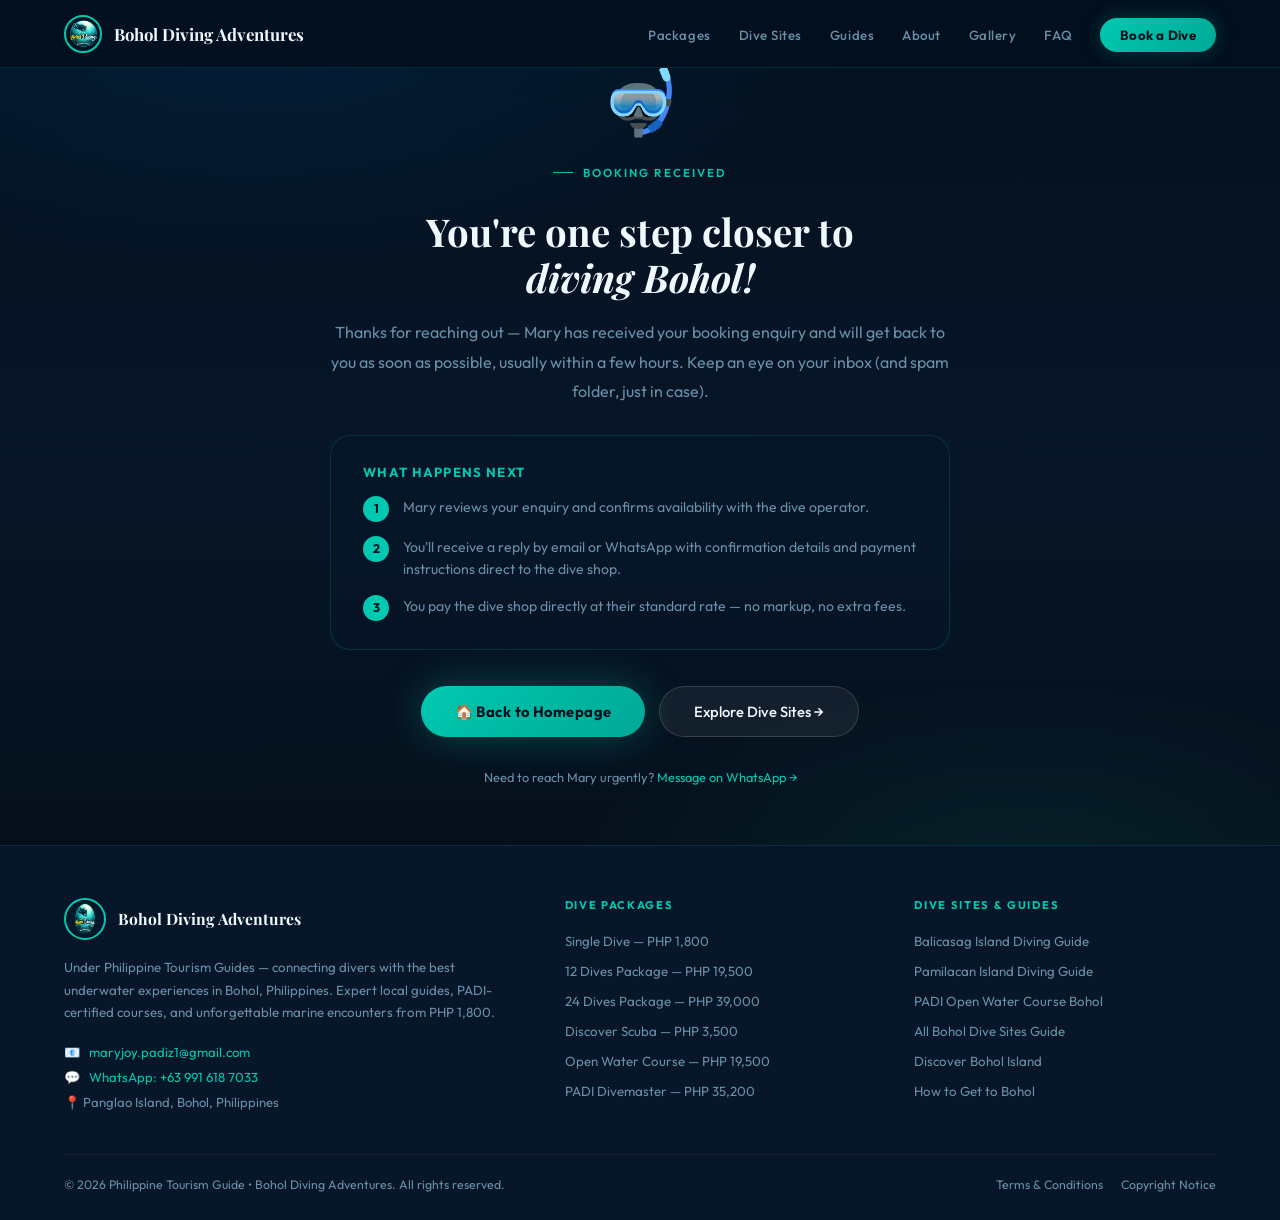
<file: thank-you.html>
<!DOCTYPE html>
<html lang="en">
<head>
  <meta charset="UTF-8">
  <meta name="viewport" content="width=device-width, initial-scale=1.0">
  <title>Booking Received | Bohol Diving Adventures</title>
  <meta name="description" content="Thank you for your dive booking enquiry. Bohol Diving Adventures will be in touch shortly to confirm your dive trip.">
  <meta name="robots" content="noindex, nofollow">
  <link rel="canonical" href="https://boholdivingadventures.com/thank-you.html">
  <link rel="icon" href="/logo.jpg" type="image/jpeg">
  <link rel="preconnect" href="https://fonts.googleapis.com">
  <link rel="preconnect" href="https://fonts.gstatic.com" crossorigin>
  <link href="https://fonts.googleapis.com/css2?family=Playfair+Display:ital,wght@0,700;0,800;1,700&family=Outfit:wght@300;400;500;600&display=swap" rel="stylesheet">
  <style>
    :root {
      --ocean-deep:#03101e;--ocean-dark:#071628;--ocean-mid:#0a2540;
      --teal:#00c9b1;--teal-glow:rgba(0,201,177,0.18);--teal-dim:rgba(0,201,177,0.6);
      --gold:#e8c46a;--gold-dim:rgba(232,196,106,0.7);--white:#f0f8ff;
      --text:#c8dff0;--text-muted:#6a8fa8;--border:rgba(0,201,177,0.14);
      --card-bg:rgba(7,22,40,0.75);--card-border:rgba(0,201,177,0.18);
    }
    *,*::before,*::after{box-sizing:border-box;margin:0;padding:0}
    html{scroll-behavior:smooth}
    body{font-family:'Outfit',sans-serif;background:var(--ocean-deep);color:var(--text);overflow-x:hidden}
    img{max-width:100%;display:block}
    a{text-decoration:none;color:inherit}
    body::before{content:'';position:fixed;inset:0;background:radial-gradient(ellipse 80% 50% at 20% 0%,rgba(0,100,180,0.18) 0%,transparent 60%),radial-gradient(ellipse 60% 40% at 80% 100%,rgba(0,201,177,0.1) 0%,transparent 60%),linear-gradient(180deg,#03101e 0%,#071628 50%,#050f1a 100%);pointer-events:none;z-index:0}
    body>*{position:relative;z-index:1}
    /* NAVBAR */
    .navbar{position:fixed;top:0;left:0;right:0;z-index:200;padding:0 5%;height:68px;display:flex;align-items:center;justify-content:space-between;background:rgba(3,16,30,0.92);backdrop-filter:blur(20px);border-bottom:1px solid var(--border);transition:box-shadow 0.3s}
    .navbar.scrolled{box-shadow:0 4px 30px rgba(0,0,0,0.5)}
    .nav-brand{display:flex;align-items:center;gap:12px;font-family:'Playfair Display',serif;font-size:1.05rem;font-weight:700;color:var(--white)}
    .nav-brand img{width:38px;height:38px;border-radius:50%;object-fit:cover;border:2px solid var(--teal)}
    .nav-links{display:flex;gap:28px;align-items:center;list-style:none}
    .nav-links a{font-size:0.83rem;font-weight:500;color:var(--text-muted);letter-spacing:0.04em;transition:color 0.2s}
    .nav-links a:hover{color:var(--teal)}
    .nav-book-btn{background:linear-gradient(135deg,var(--teal),#00a896);color:var(--ocean-deep)!important;font-weight:700!important;padding:9px 20px;border-radius:999px;letter-spacing:0.02em!important;transition:transform 0.2s,box-shadow 0.2s!important;box-shadow:0 0 20px rgba(0,201,177,0.25)}
    .nav-book-btn:hover{transform:translateY(-1px);box-shadow:0 0 30px rgba(0,201,177,0.4)!important}
    .hamburger{display:none;flex-direction:column;gap:5px;background:none;border:none;cursor:pointer;padding:6px}
    .hamburger span{display:block;width:22px;height:2px;background:var(--teal);border-radius:2px;transition:0.3s}
    .mobile-nav{display:none;position:fixed;top:68px;left:0;right:0;background:rgba(3,16,30,0.98);backdrop-filter:blur(20px);border-bottom:1px solid var(--border);z-index:199;padding:16px 5%;flex-direction:column;gap:4px}
    .mobile-nav.open{display:flex}
    .mobile-nav a{color:var(--text);font-size:0.95rem;font-weight:500;padding:12px 0;border-bottom:1px solid rgba(255,255,255,0.05);transition:color 0.2s}
    .mobile-nav a:hover{color:var(--teal)}
    /* HERO */
    .hero{min-height:100vh;display:flex;flex-direction:column;align-items:center;justify-content:center;text-align:center;padding:100px 5% 60px;position:relative;overflow:hidden}
    .hero-bg{position:absolute;inset:0;background:url('bohol.jpg') center/cover no-repeat;filter:brightness(0.28) saturate(1.3);z-index:0}
    .hero-overlay{position:absolute;inset:0;background:linear-gradient(180deg,rgba(3,16,30,0.3) 0%,rgba(3,16,30,0.0) 40%,rgba(3,16,30,0.9) 100%);z-index:1}
    .hero-content{position:relative;z-index:2;max-width:860px;margin:0 auto}
    .hero-eyebrow{display:inline-flex;align-items:center;gap:10px;font-size:0.75rem;font-weight:600;letter-spacing:0.2em;text-transform:uppercase;color:var(--teal);margin-bottom:24px}
    .hero-eyebrow::before,.hero-eyebrow::after{content:'';display:block;width:28px;height:1px;background:var(--teal)}
    .hero h1{font-family:'Playfair Display',serif;font-size:clamp(2.8rem,6.5vw,5.8rem);font-weight:800;line-height:1.0;color:var(--white);letter-spacing:-0.02em;margin-bottom:24px}
    .hero h1 em{font-style:italic;color:var(--teal)}
    .hero-sub{font-size:clamp(1rem,1.8vw,1.15rem);color:var(--text);line-height:1.7;max-width:600px;margin:0 auto 40px;font-weight:300}
    .hero-actions{display:flex;gap:14px;justify-content:center;flex-wrap:wrap;margin-bottom:56px}
    .btn-primary{background:linear-gradient(135deg,var(--teal),#00a896);color:var(--ocean-deep);padding:15px 34px;border-radius:999px;font-weight:700;font-size:0.92rem;letter-spacing:0.03em;box-shadow:0 0 40px rgba(0,201,177,0.3);transition:transform 0.2s,box-shadow 0.2s;display:inline-flex;align-items:center;gap:8px}
    .btn-primary:hover{transform:translateY(-2px);box-shadow:0 0 60px rgba(0,201,177,0.5)}
    .btn-ghost{background:rgba(255,255,255,0.06);color:var(--white);padding:15px 34px;border-radius:999px;font-weight:500;font-size:0.92rem;border:1px solid rgba(255,255,255,0.15);transition:background 0.2s,border-color 0.2s;display:inline-flex;align-items:center;gap:8px}
    .btn-ghost:hover{background:rgba(255,255,255,0.1);border-color:rgba(255,255,255,0.3)}
    .hero-stats{display:flex;gap:36px;justify-content:center;flex-wrap:wrap;padding:24px 36px;background:rgba(7,22,40,0.7);backdrop-filter:blur(12px);border-radius:20px;border:1px solid var(--border)}
    .hero-stat strong{display:block;font-family:'Playfair Display',serif;font-size:1.9rem;font-weight:800;color:var(--teal);letter-spacing:-0.02em}
    .hero-stat span{font-size:0.75rem;color:var(--text-muted);text-transform:uppercase;letter-spacing:0.1em}
    .hero-scroll{position:absolute;bottom:28px;left:50%;transform:translateX(-50%);z-index:2;display:flex;flex-direction:column;align-items:center;gap:6px;color:var(--text-muted);font-size:0.7rem;letter-spacing:0.12em;text-transform:uppercase;animation:bobScroll 2.5s ease-in-out infinite}
    .hero-scroll::after{content:'↓';font-size:1.1rem;color:var(--teal)}
    @keyframes bobScroll{0%,100%{transform:translateX(-50%) translateY(0)}50%{transform:translateX(-50%) translateY(6px)}}
    /* COMMON */
    section{padding:88px 5%}
    .section-label{display:inline-flex;align-items:center;gap:10px;font-size:0.72rem;font-weight:600;letter-spacing:0.18em;text-transform:uppercase;color:var(--teal);margin-bottom:16px}
    .section-label::before{content:'';display:block;width:20px;height:1px;background:var(--teal)}
    .section-title{font-family:'Playfair Display',serif;font-size:clamp(2rem,3.5vw,3.1rem);font-weight:800;line-height:1.08;letter-spacing:-0.02em;color:var(--white);margin-bottom:14px}
    .section-sub{font-size:1rem;color:var(--text-muted);line-height:1.7;max-width:560px}
    /* MARQUEE */
    .marquee-bar{background:linear-gradient(90deg,var(--teal),#00a896);padding:14px 0;overflow:hidden;white-space:nowrap}
    .marquee-inner{display:inline-flex;animation:marquee 30s linear infinite}
    .marquee-inner span{font-size:0.72rem;font-weight:700;letter-spacing:0.18em;text-transform:uppercase;color:var(--ocean-deep);padding:0 26px}
    .marquee-inner span.dot{opacity:0.4;padding:0 8px}
    @keyframes marquee{from{transform:translateX(0)}to{transform:translateX(-50%)}}
    /* PACKAGES */
    .packages-section{background:var(--ocean-dark)}
    .packages-header{display:flex;justify-content:space-between;align-items:flex-end;margin-bottom:48px;flex-wrap:wrap;gap:20px}
    .packages-tabs{display:flex;gap:8px;flex-wrap:wrap}
    .tab-btn{padding:9px 22px;border-radius:999px;font-size:0.82rem;font-weight:600;letter-spacing:0.04em;border:1px solid var(--border);background:transparent;color:var(--text-muted);cursor:pointer;transition:all 0.2s;font-family:'Outfit',sans-serif}
    .tab-btn.active,.tab-btn:hover{background:var(--teal-glow);border-color:var(--teal);color:var(--teal)}
    .package-tab-content{display:none}
    .package-tab-content.active{display:grid;grid-template-columns:repeat(3,1fr);gap:20px}
    .pkg-card{background:var(--card-bg);border:1px solid var(--card-border);border-radius:24px;overflow:hidden;transition:transform 0.3s,box-shadow 0.3s,border-color 0.3s;backdrop-filter:blur(10px)}
    .pkg-card:hover{transform:translateY(-6px);border-color:rgba(0,201,177,0.45);box-shadow:0 20px 60px rgba(0,0,0,0.4),0 0 30px rgba(0,201,177,0.08)}
    .pkg-card.featured{border-color:var(--gold-dim)}
    .pkg-img{position:relative;height:195px;overflow:hidden}
    .pkg-img img{width:100%;height:100%;object-fit:cover;transition:transform 0.5s}
    .pkg-card:hover .pkg-img img{transform:scale(1.06)}
    .pkg-img::after{content:'';position:absolute;inset:0;background:linear-gradient(180deg,transparent 40%,rgba(3,16,30,0.85))}
    .pkg-badge{position:absolute;top:14px;right:14px;z-index:2;background:var(--teal);color:var(--ocean-deep);font-size:0.65rem;font-weight:800;letter-spacing:0.12em;text-transform:uppercase;padding:4px 12px;border-radius:999px}
    .pkg-featured-badge{background:var(--gold)}
    .pkg-body{padding:22px}
    .pkg-price{font-family:'Playfair Display',serif;font-size:1.8rem;font-weight:800;color:var(--teal);letter-spacing:-0.02em;margin-bottom:6px}
    .pkg-card.featured .pkg-price{color:var(--gold)}
    .pkg-title{font-size:1rem;font-weight:700;color:var(--white);margin-bottom:12px}
    .pkg-features{list-style:none;display:grid;gap:7px;margin-bottom:16px}
    .pkg-features li{font-size:0.82rem;color:var(--text-muted);display:flex;align-items:center;gap:8px}
    .pkg-features li::before{content:'';width:5px;height:5px;border-radius:50%;background:var(--teal);flex-shrink:0}
    .pkg-features li.cross::before{background:rgba(255,80,80,0.7)}
    .pkg-note{font-size:0.73rem;color:var(--text-muted);line-height:1.5;margin-bottom:16px;padding-top:12px;border-top:1px solid rgba(255,255,255,0.06)}
    .cert-logos{display:flex;gap:8px;align-items:center;margin-top:8px}
    .cert-logos img{height:22px;width:auto;opacity:0.65;filter:brightness(1.4)}
    .pkg-book-btn{display:block;width:100%;padding:12px;text-align:center;border-radius:14px;border:none;cursor:pointer;font-family:'Outfit',sans-serif;font-size:0.88rem;font-weight:700;background:linear-gradient(135deg,var(--teal),#00a896);color:var(--ocean-deep);transition:opacity 0.2s,transform 0.2s;box-shadow:0 4px 20px rgba(0,201,177,0.2)}
    .pkg-card.featured .pkg-book-btn{background:linear-gradient(135deg,var(--gold),#d4a84e)}
    .pkg-book-btn:hover{opacity:0.88;transform:translateY(-1px)}
    /* DIVE SITES */
    .sites-grid{display:grid;grid-template-columns:repeat(2,1fr);gap:18px;margin-top:44px}
    .site-card{position:relative;border-radius:22px;overflow:hidden;aspect-ratio:16/9;cursor:pointer;transition:transform 0.3s}
    .site-card:hover{transform:scale(1.02)}
    .site-card:first-child{grid-row:span 2;aspect-ratio:auto}
    .site-card img{width:100%;height:100%;object-fit:cover;transition:transform 0.5s}
    .site-card:hover img{transform:scale(1.05)}
    .site-card-overlay{position:absolute;inset:0;background:linear-gradient(180deg,transparent 40%,rgba(3,16,30,0.95) 100%);display:flex;flex-direction:column;justify-content:flex-end;padding:26px}
    .site-card-tag{font-size:0.65rem;font-weight:700;letter-spacing:0.15em;text-transform:uppercase;color:var(--teal);margin-bottom:6px}
    .site-card h3{font-family:'Playfair Display',serif;font-size:1.35rem;font-weight:700;color:var(--white);margin-bottom:6px}
    .site-card p{font-size:0.8rem;color:var(--text-muted);line-height:1.5;max-width:290px}
    /* ARTICLES */
    .articles-section{background:var(--ocean-dark)}
    .articles-grid{display:grid;grid-template-columns:repeat(3,1fr);gap:20px;margin-top:44px}
    .article-card{background:var(--card-bg);border:1px solid var(--card-border);border-radius:22px;overflow:hidden;transition:transform 0.3s,border-color 0.3s}
    .article-card:hover{transform:translateY(-4px);border-color:rgba(0,201,177,0.35)}
    .article-card-img{height:175px;overflow:hidden}
    .article-card-img img{width:100%;height:100%;object-fit:cover;transition:transform 0.4s}
    .article-card:hover .article-card-img img{transform:scale(1.04)}
    .article-card-body{padding:22px}
    .article-card-cat{font-size:0.68rem;font-weight:700;letter-spacing:0.15em;text-transform:uppercase;color:var(--teal);margin-bottom:8px}
    .article-card h3{font-family:'Playfair Display',serif;font-size:1.05rem;font-weight:700;color:var(--white);line-height:1.3;margin-bottom:10px}
    .article-card p{font-size:0.82rem;color:var(--text-muted);line-height:1.6}
    /* ABOUT */
    .about-grid{display:grid;grid-template-columns:1fr 1fr;gap:72px;align-items:center;max-width:1300px;margin:0 auto}
    .about-imgs{position:relative}
    .about-img-main{width:100%;border-radius:26px;aspect-ratio:3/4;object-fit:cover;object-position:top}
    .about-img-float{position:absolute;bottom:-24px;right:-24px;width:155px;height:195px;border-radius:18px;object-fit:cover;border:5px solid var(--ocean-deep);box-shadow:0 16px 40px rgba(0,0,0,0.4)}
    .about-badge{position:absolute;top:28px;left:-18px;background:linear-gradient(135deg,var(--teal),#00a896);color:var(--ocean-deep);border-radius:16px;padding:14px 20px;min-width:120px;text-align:center;box-shadow:0 12px 28px rgba(0,201,177,0.3)}
    .about-badge strong{display:block;font-family:'Playfair Display',serif;font-size:1.5rem;font-weight:800}
    .about-badge span{font-size:0.7rem;font-weight:700;letter-spacing:0.08em}
    .about-intro{font-size:1rem;line-height:1.8;color:var(--text-muted);margin-bottom:30px}
    .about-items{display:grid;gap:13px;margin-bottom:32px}
    .about-item{display:flex;align-items:flex-start;gap:15px;padding:17px 20px;background:rgba(7,22,40,0.6);border:1px solid var(--border);border-radius:16px;backdrop-filter:blur(8px)}
    .about-icon{width:38px;height:38px;border-radius:11px;background:var(--teal-glow);border:1px solid var(--teal);display:flex;align-items:center;justify-content:center;color:var(--teal);font-size:1.05rem;flex-shrink:0}
    .about-item strong{display:block;font-size:0.87rem;font-weight:600;color:var(--white);margin-bottom:3px}
    .about-item span{font-size:0.79rem;color:var(--text-muted);line-height:1.5}
    /* GALLERY */
    .gallery-section{background:var(--ocean-dark)}
    .gallery-grid{display:grid;grid-template-columns:repeat(4,1fr);grid-template-rows:repeat(2,200px);gap:12px;margin-top:44px}
    .gallery-grid .g-item{border-radius:16px;overflow:hidden;cursor:pointer}
    .gallery-grid .g-item:nth-child(1){grid-column:span 2;grid-row:span 2}
    .gallery-grid .g-item:nth-child(4){grid-column:span 2}
    .g-item img{width:100%;height:100%;object-fit:cover;transition:transform 0.4s;display:block}
    .g-item:hover img{transform:scale(1.06)}
    .lightbox{display:none;position:fixed;inset:0;z-index:999;background:rgba(0,0,0,0.92);align-items:center;justify-content:center}
    .lightbox.active{display:flex}
    .lightbox img{max-width:90vw;max-height:90vh;border-radius:12px}
    .lightbox-close{position:absolute;top:20px;right:28px;font-size:2rem;color:var(--white);cursor:pointer;background:none;border:none;opacity:0.7}
    .lightbox-close:hover{opacity:1}
    /* FAQ */
    .faq-grid{display:grid;grid-template-columns:1fr 1fr;gap:14px;margin-top:44px}
    .faq-item{background:var(--card-bg);border:1px solid var(--border);border-radius:17px;padding:22px;transition:border-color 0.2s}
    .faq-item:hover{border-color:rgba(0,201,177,0.35)}
    .faq-q{font-weight:600;font-size:0.93rem;color:var(--white);margin-bottom:10px;display:flex;align-items:flex-start;gap:11px}
    .faq-num{color:var(--teal);font-family:'Playfair Display',serif;font-size:1.05rem;flex-shrink:0}
    .faq-a{font-size:0.83rem;color:var(--text-muted);line-height:1.7}
    .faq-a strong{color:var(--teal)}
    /* MODALS */
    .modal-backdrop{display:none;position:fixed;inset:0;z-index:500;background:rgba(0,0,0,0.75);backdrop-filter:blur(6px);align-items:center;justify-content:center}
    .modal-backdrop.open{display:flex}
    .modal{background:var(--ocean-mid);border:1px solid var(--border);border-radius:26px;width:90%;max-width:550px;max-height:90vh;overflow-y:auto;padding:38px;box-shadow:0 40px 100px rgba(0,0,0,0.6)}
    .modal-header{display:flex;justify-content:space-between;align-items:center;margin-bottom:24px}
    .modal-title{font-family:'Playfair Display',serif;font-size:1.45rem;font-weight:700;color:var(--white)}
    .modal-close{background:none;border:none;font-size:1.4rem;color:var(--text-muted);cursor:pointer}
    .modal-close:hover{color:var(--white)}
    .form-group{margin-bottom:16px}
    .form-label{display:block;font-size:0.75rem;font-weight:600;letter-spacing:0.08em;text-transform:uppercase;color:var(--text-muted);margin-bottom:7px}
    .form-input,.form-textarea{width:100%;padding:12px 15px;background:rgba(255,255,255,0.05);border:1px solid rgba(255,255,255,0.1);border-radius:11px;color:var(--white);font-family:'Outfit',sans-serif;font-size:0.9rem;outline:none;transition:border-color 0.2s,box-shadow 0.2s}
    .form-input::placeholder,.form-textarea::placeholder{color:rgba(255,255,255,0.2)}
    .form-input:focus,.form-textarea:focus{border-color:var(--teal);box-shadow:0 0 0 3px rgba(0,201,177,0.12)}
    .form-textarea{resize:vertical;min-height:95px}
    .form-submit{width:100%;padding:14px;margin-top:8px;background:linear-gradient(135deg,var(--teal),#00a896);color:var(--ocean-deep);border:none;border-radius:13px;font-family:'Outfit',sans-serif;font-size:0.92rem;font-weight:700;cursor:pointer;transition:opacity 0.2s,transform 0.2s;box-shadow:0 8px 24px rgba(0,201,177,0.25)}
    .form-submit:hover{opacity:0.88;transform:translateY(-1px)}
    .modal-footer{text-align:center;margin-top:18px}
    .modal-footer a{color:var(--teal);font-size:0.83rem}
    .modal-footer a:hover{text-decoration:underline}
    .policy-modal{background:#fff;color:#1a1a2e}
    .policy-modal .modal-title{color:#0a2540}
    .policy-modal .modal-close{color:#555}
    .policy-modal p,.policy-modal ul{font-size:0.88rem;line-height:1.7;color:#333;margin-bottom:12px}
    .policy-modal ul{padding-left:20px}
    .policy-modal strong{color:#005D94}
    .policy-modal a{color:#005D94}
    /* FOOTER */
    .footer{background:var(--ocean-dark);border-top:1px solid var(--border);padding:52px 5% 28px}
    .footer-grid{display:grid;grid-template-columns:1.5fr 1fr 1fr;gap:48px;margin-bottom:44px;max-width:1300px;margin-left:auto;margin-right:auto}
    .footer-brand{display:flex;align-items:center;gap:12px;margin-bottom:16px}
    .footer-brand img{width:42px;height:42px;border-radius:50%;border:2px solid var(--teal)}
    .footer-brand-name{font-family:'Playfair Display',serif;font-size:0.98rem;font-weight:700;color:var(--white)}
    .footer-desc{font-size:0.83rem;color:var(--text-muted);line-height:1.7;margin-bottom:20px}
    .footer-contacts{display:grid;gap:9px}
    .footer-contact-item{display:flex;align-items:center;gap:9px;font-size:0.82rem;color:var(--text-muted)}
    .footer-contact-item a{color:var(--teal)}
    .footer-contact-item a:hover{text-decoration:underline}
    .footer-col-title{font-size:0.7rem;font-weight:700;letter-spacing:0.15em;text-transform:uppercase;color:var(--teal);margin-bottom:18px}
    .footer-links{list-style:none;display:grid;gap:10px}
    .footer-links a{font-size:0.83rem;color:var(--text-muted);transition:color 0.2s}
    .footer-links a:hover{color:var(--teal)}
    .footer-bottom{padding-top:22px;border-top:1px solid rgba(255,255,255,0.05);display:flex;justify-content:space-between;align-items:center;flex-wrap:wrap;gap:12px;max-width:1300px;margin:0 auto}
    .footer-bottom p{font-size:0.77rem;color:var(--text-muted)}
    .footer-policy-links{display:flex;gap:18px}
    .footer-policy-links button{background:none;border:none;cursor:pointer;font-size:0.77rem;color:var(--text-muted);font-family:'Outfit',sans-serif;transition:color 0.2s}
    .footer-policy-links button:hover{color:var(--teal)}
    /* FLOAT CTA */
    .float-cta{position:fixed;right:22px;bottom:22px;z-index:150;background:linear-gradient(135deg,var(--teal),#00a896);color:var(--ocean-deep);border:none;border-radius:999px;padding:13px 24px;font-family:'Outfit',sans-serif;font-size:0.87rem;font-weight:700;cursor:pointer;box-shadow:0 8px 28px rgba(0,201,177,0.4);animation:pulse-cta 2.5s ease-in-out infinite;display:flex;align-items:center;gap:7px}
    @keyframes pulse-cta{0%,100%{box-shadow:0 8px 28px rgba(0,201,177,0.4)}50%{box-shadow:0 8px 48px rgba(0,201,177,0.65)}}
    /* ANIMATIONS */
    .reveal{opacity:0;transform:translateY(28px);transition:opacity 0.7s ease,transform 0.7s ease}
    .reveal.visible{opacity:1;transform:translateY(0)}
    .reveal-l{opacity:0;transform:translateX(-28px);transition:opacity 0.7s ease,transform 0.7s ease}
    .reveal-l.visible{opacity:1;transform:translateX(0)}
    .reveal:nth-child(2){transition-delay:0.1s}
    .reveal:nth-child(3){transition-delay:0.2s}
    .reveal:nth-child(4){transition-delay:0.3s}
    /* RESPONSIVE */
    @media(max-width:1024px){
      .package-tab-content.active{grid-template-columns:1fr 1fr}
      .about-grid{grid-template-columns:1fr;gap:44px}
      .about-imgs{max-width:480px}
      .footer-grid{grid-template-columns:1fr 1fr}
      .articles-grid{grid-template-columns:1fr 1fr}
      .sites-grid{grid-template-columns:1fr}
      .site-card:first-child{grid-row:span 1}
    }
    @media(max-width:768px){
      .nav-links{display:none}
      .hamburger{display:flex}
      section{padding:65px 5%}
      .hero h1{font-size:2.6rem}
      .hero-stats{gap:20px;padding:20px 22px}
      .package-tab-content.active{grid-template-columns:1fr}
      .gallery-grid{grid-template-columns:1fr 1fr;grid-template-rows:auto}
      .gallery-grid .g-item:nth-child(1){grid-column:span 2;grid-row:span 1}
      .gallery-grid .g-item:nth-child(4){grid-column:span 1}
      .faq-grid{grid-template-columns:1fr}
      .articles-grid{grid-template-columns:1fr}
      .footer-grid{grid-template-columns:1fr;gap:28px}
      .footer-bottom{flex-direction:column;text-align:center}
      .packages-header{flex-direction:column;align-items:flex-start}
      .about-img-float{display:none}
      .about-badge{left:0}
      .modal{padding:26px 22px}
    }
    @media(max-width:480px){
      .hero h1{font-size:2.1rem}
      .hero-actions{flex-direction:column;align-items:center}
      .gallery-grid{grid-template-columns:1fr}
      .gallery-grid .g-item:nth-child(1),.gallery-grid .g-item:nth-child(4){grid-column:span 1}
    }
  </style>
</head>
<body>
<a href="#main-content" class="skip-link" style="position:absolute;top:-40px;left:6px;background:var(--teal);color:var(--ocean-deep);padding:8px 14px;border-radius:0 0 8px 8px;font-weight:700;font-size:0.85rem;z-index:9999;transition:top 0.2s" onfocus="this.style.top='0'" onblur="this.style.top='-40px'">Skip to main content</a>

<!-- BOOKING MODAL -->
<div class="modal-backdrop" id="bookingModal">
  <div class="modal">
    <div class="modal-header">
      <h2 class="modal-title">Book Your Dive</h2>
      <button class="modal-close" id="closeBooking">&#x2715;</button>
    </div>
    <p style="font-size:0.88rem;color:var(--text-muted);margin-bottom:22px;">Fill in your details and we will get back to you within 24 hours to confirm your booking.</p>
    <form action="https://api.web3forms.com/submit" method="POST">
      <input type="hidden" name="access_key" value="78ca590f-e96f-4c03-9801-9b498ff6fb2b">
      <div class="form-group"><label class="form-label">Full Name *</label><input class="form-input" type="text" name="first_name" placeholder="Your full name" required></div>
      <div class="form-group"><label class="form-label">Email *</label><input class="form-input" type="email" name="email" placeholder="you@example.com" required></div>
      <div class="form-group"><label class="form-label">WhatsApp / Phone (optional)</label><input class="form-input" type="tel" name="phone" placeholder="+63 ..."></div>
      <div class="form-group"><label class="form-label">Diver License Level (if applicable)</label><input class="form-input" type="text" name="diver_license" placeholder="Open Water, Advanced, etc."></div>
      <div class="form-group"><label class="form-label">Last Dive Date (if applicable)</label><input class="form-input" type="date" name="Last-Dive"></div>
      <div class="form-group"><label class="form-label">Message / Package of Interest</label><textarea class="form-textarea" name="message" placeholder="Package of interest, group size, preferred dates..."></textarea></div>
      <input type="hidden" name="redirect" value="https://boholdivingadventures.com/thank-you.html">
      <button class="form-submit" type="submit">Send Inquiry &rarr;</button>
    </form>
    <div class="modal-footer"><a href="https://api.whatsapp.com/send?phone=639916187033">&#x1F4AC; Message us on WhatsApp directly</a></div>
  </div>
</div>

<!-- COPYRIGHT MODAL -->
<div class="modal-backdrop" id="copyrightModal">
  <div class="modal policy-modal">
    <div class="modal-header"><h2 class="modal-title">Copyright Infringement Notice</h2><button class="modal-close" id="closeCopyrightModal">&#x2715;</button></div>
    <p><strong>Effective Date:</strong> January 17, 2025</p>
    <p>We respect intellectual property rights of others and expect our users to do the same.</p>
    <p><strong>Reporting Copyright Infringement:</strong></p>
    <ul><li>Description of the copyrighted work being infringed.</li><li>Location of the infringing material on our site.</li><li>Your contact information (email, phone, address).</li><li>Statement affirming your belief the use is unauthorized.</li><li>Your signature.</li></ul>
    <p><strong>Contact:</strong> <a href="mailto:maryjoy.padiz1@gmail.com">maryjoy.padiz1@gmail.com</a> &nbsp;&middot;&nbsp; <a href="tel:+639916187033">+63 991 618 7033</a></p>
  </div>
</div>

<!-- TERMS MODAL -->
<div class="modal-backdrop" id="termsModal">
  <div class="modal policy-modal">
    <div class="modal-header"><h2 class="modal-title">Terms &amp; Conditions / Privacy Policy</h2><button class="modal-close" id="closeTermsModal">&#x2715;</button></div>
    <p><strong>1. Introduction</strong></p>
    <p>These Terms &amp; Conditions govern the use of booking services provided by Philippine Tourism Guide Booking Services through BoholDivingAdventures.com. By using our website or making a booking, you agree to these Terms.</p>
    <p><strong>2. Role as Booking Agent</strong></p>
    <p>We act solely as a booking agent for third-party service providers including dive shops, accommodation providers, and transport operators. We facilitate bookings between travelers and Service Providers but do not own, operate, or control these services.</p>
    <p><strong>3. Limitation of Liability</strong></p>
    <p>Philippine Tourism Guide Booking Services is not responsible for accidents, injuries, deaths, property damage, delays, or other issues during travel or while using booked services.</p>
    <p><strong>4. Travel Insurance</strong></p>
    <p>We strongly recommend comprehensive travel insurance covering diving, medical emergencies, and trip cancellations.</p>
    <p><strong>5. Medical Requirements</strong></p>
    <p>You must be medically and physically fit to participate in booked activities. Consult a doctor if you have health concerns before booking.</p>
    <p><strong>6. Privacy Policy</strong></p>
    <p>We collect your name, email, phone, and booking details to process reservations. We do not sell or share your data except as necessary to complete bookings. Contact: <a href="mailto:maryjoy.padiz1@gmail.com">maryjoy.padiz1@gmail.com</a></p>
  </div>
</div>

<!-- NAVBAR -->
<nav class="navbar" id="navbar">
  <a href="https://boholdivingadventures.com" class="nav-brand">
    <img src="logo.jpg" alt="Bohol Diving Adventures Logo" width="38" height="38">
    <span>Bohol Diving Adventures</span>
  </a>
  <ul class="nav-links">
    <li><a href="https://boholdivingadventures.com/#packages">Packages</a></li>
    <li><a href="https://boholdivingadventures.com/#dive-sites">Dive Sites</a></li>
    <li><a href="https://boholdivingadventures.com/#courses">Guides</a></li>
    <li><a href="https://boholdivingadventures.com/#about">About</a></li>
    <li><a href="https://boholdivingadventures.com/#gallery">Gallery</a></li>
    <li><a href="https://boholdivingadventures.com/#faq">FAQ</a></li>
    <li><a href="#" class="nav-book-btn" id="navBookBtn">Book a Dive</a></li>
  </ul>
  <button class="hamburger" id="hamburger" aria-label="Open menu"><span></span><span></span><span></span></button>
</nav>
<div class="mobile-nav" id="mobileNav">
  <a href="https://boholdivingadventures.com/#packages">Packages</a>
  <a href="https://boholdivingadventures.com/#dive-sites">Dive Sites</a>
  <a href="https://boholdivingadventures.com/#about">About</a>
  <a href="https://boholdivingadventures.com/#gallery">Gallery</a>
  <a href="https://boholdivingadventures.com/#faq">FAQ</a>
  <a href="#" id="mobileBookBtn">&#x1F93F; Book a Dive</a>
</div>

<main id="main-content">
  <section style="min-height:80vh;display:flex;align-items:center;justify-content:center;padding:60px 5%;">
    <div style="max-width:620px;margin:0 auto;text-align:center;">
      <div style="font-size:4rem;margin-bottom:16px;">&#x1F93F;</div>
      <div class="section-label" style="justify-content:center;">Booking Received</div>
      <h1 style="font-family:'Playfair Display',serif;color:var(--white);font-size:2.4rem;margin:12px 0 18px;line-height:1.2;">You&#39;re one step closer to<br><em>diving Bohol!</em></h1>
      <p style="color:var(--text-muted);line-height:1.85;font-size:1rem;margin-bottom:28px;">Thanks for reaching out &mdash; Mary has received your booking enquiry and will get back to you as soon as possible, usually within a few hours. Keep an eye on your inbox (and spam folder, just in case).</p>

      <div style="background:var(--card-bg);border:1px solid var(--card-border);border-radius:20px;padding:28px 32px;margin-bottom:36px;text-align:left;">
        <div style="color:var(--teal);font-weight:700;font-size:0.82rem;letter-spacing:0.1em;text-transform:uppercase;margin-bottom:16px;">What happens next</div>
        <div style="display:flex;flex-direction:column;gap:14px;">
          <div style="display:flex;gap:14px;align-items:flex-start;">
            <div style="background:var(--teal);color:var(--ocean-deep);border-radius:50%;width:26px;height:26px;display:flex;align-items:center;justify-content:center;font-weight:700;font-size:0.78rem;flex-shrink:0;">1</div>
            <p style="color:var(--text-muted);font-size:0.88rem;line-height:1.6;margin:0;">Mary reviews your enquiry and confirms availability with the dive operator.</p>
          </div>
          <div style="display:flex;gap:14px;align-items:flex-start;">
            <div style="background:var(--teal);color:var(--ocean-deep);border-radius:50%;width:26px;height:26px;display:flex;align-items:center;justify-content:center;font-weight:700;font-size:0.78rem;flex-shrink:0;">2</div>
            <p style="color:var(--text-muted);font-size:0.88rem;line-height:1.6;margin:0;">You&#39;ll receive a reply by email or WhatsApp with confirmation details and payment instructions direct to the dive shop.</p>
          </div>
          <div style="display:flex;gap:14px;align-items:flex-start;">
            <div style="background:var(--teal);color:var(--ocean-deep);border-radius:50%;width:26px;height:26px;display:flex;align-items:center;justify-content:center;font-weight:700;font-size:0.78rem;flex-shrink:0;">3</div>
            <p style="color:var(--text-muted);font-size:0.88rem;line-height:1.6;margin:0;">You pay the dive shop directly at their standard rate &mdash; no markup, no extra fees.</p>
          </div>
        </div>
      </div>

      <div style="display:flex;gap:14px;justify-content:center;flex-wrap:wrap;">
        <a href="https://boholdivingadventures.com/" class="btn-primary">&#x1F3E0; Back to Homepage</a>
        <a href="https://boholdivingadventures.com/bohol-dive-sites-guide/" class="btn-ghost">Explore Dive Sites &rarr;</a>
      </div>

      <p style="margin-top:32px;font-size:0.8rem;color:var(--text-muted);">Need to reach Mary urgently? <a href="https://wa.me/639916187033" target="_blank" rel="noopener" style="color:var(--teal);">Message on WhatsApp &rarr;</a></p>
    </div>
  </section>
</main>
<!-- FOOTER -->
</main>
<footer class="footer" aria-label="Site footer">
  <div class="footer-grid">
    <div>
      <div class="footer-brand"><img src="logo.jpg" alt="Bohol Diving Adventures" width="42" height="42" loading="lazy"><span class="footer-brand-name">Bohol Diving Adventures</span></div>
      <p class="footer-desc">Under Philippine Tourism Guides &mdash; connecting divers with the best underwater experiences in Bohol, Philippines. Expert local guides, PADI-certified courses, and unforgettable marine encounters from PHP 1,800.</p>
      <div class="footer-contacts">
        <div class="footer-contact-item">&#x1F4E7; <a href="mailto:maryjoy.padiz1@gmail.com">maryjoy.padiz1@gmail.com</a></div>
        <div class="footer-contact-item">&#x1F4AC; <a href="https://api.whatsapp.com/send?phone=639916187033">WhatsApp: +63 991 618 7033</a></div>
        <div class="footer-contact-item">&#x1F4CD; Panglao Island, Bohol, Philippines</div>
      </div>
    </div>
    <div>
      <div class="footer-col-title">Dive Packages</div>
      <ul class="footer-links">
        <li><a href="https://boholdivingadventures.com/#packages">Single Dive &mdash; PHP 1,800</a></li>
        <li><a href="https://boholdivingadventures.com/#packages">12 Dives Package &mdash; PHP 19,500</a></li>
        <li><a href="https://boholdivingadventures.com/#packages">24 Dives Package &mdash; PHP 39,000</a></li>
        <li><a href="https://boholdivingadventures.com/#packages">Discover Scuba &mdash; PHP 3,500</a></li>
        <li><a href="https://boholdivingadventures.com/#packages">Open Water Course &mdash; PHP 19,500</a></li>
        <li><a href="https://boholdivingadventures.com/#packages">PADI Divemaster &mdash; PHP 35,200</a></li>
      </ul>
    </div>
    <div>
      <div class="footer-col-title">Dive Sites &amp; Guides</div>
      <ul class="footer-links">
        <li><a href="/balicasag-diving/">Balicasag Island Diving Guide</a></li>
        <li><a href="/pamilacan-island-diving/">Pamilacan Island Diving Guide</a></li>
        <li><a href="/padi-open-water-bohol/">PADI Open Water Course Bohol</a></li>
        <li><a href="/bohol-dive-sites-guide/">All Bohol Dive Sites Guide</a></li>
        <li><a href="https://boholdivingadventures.com/#boholisland">Discover Bohol Island</a></li>
        <li><a href="https://boholdivingadventures.com/#tobohol">How to Get to Bohol</a></li>
      </ul>
    </div>
  </div>
  <div class="footer-bottom">
    <p>&copy; 2026 Philippine Tourism Guide &bull; Bohol Diving Adventures. All rights reserved.</p>
    <div class="footer-policy-links">
      <button id="openTerms">Terms &amp; Conditions</button>
      <button id="openCopyright">Copyright Notice</button>
    </div>
  </div>
</footer>

<script>
window.addEventListener("scroll",function(){document.getElementById("navbar").classList.toggle("scrolled",window.scrollY>40);document.getElementById("floatCta").style.display=window.scrollY>300?"flex":"none"});
document.getElementById("floatCta").style.display="none";
const ham=document.getElementById("hamburger"),mNav=document.getElementById("mobileNav");
ham.addEventListener("click",()=>mNav.classList.toggle("open"));
document.querySelectorAll(".mobile-nav a").forEach(a=>a.addEventListener("click",()=>mNav.classList.remove("open")));
document.querySelectorAll(".tab-btn").forEach(btn=>{
  btn.addEventListener("click",()=>{
    document.querySelectorAll(".tab-btn").forEach(b=>b.classList.remove("active"));
    document.querySelectorAll(".package-tab-content").forEach(c=>c.classList.remove("active"));
    btn.classList.add("active");
    const tab=document.getElementById("tab-"+btn.dataset.tab);
    tab.classList.add("active");
    tab.querySelectorAll(".reveal").forEach(el=>{if(!el.classList.contains("visible"))obs.observe(el)});
  });
});
const modal=document.getElementById("bookingModal");
function openBooking(){modal.classList.add("open");document.body.style.overflow="hidden"}
function closeBooking(){modal.classList.remove("open");document.body.style.overflow=""}
document.getElementById("closeBooking").addEventListener("click",closeBooking);
modal.addEventListener("click",e=>{if(e.target===modal)closeBooking()});
document.querySelectorAll(".book-trigger,#heroBookBtn,#navBookBtn,#mobileBookBtn").forEach(el=>el.addEventListener("click",e=>{e.preventDefault();openBooking()}));
const termsM=document.getElementById("termsModal"),copyM=document.getElementById("copyrightModal");
document.getElementById("openTerms").addEventListener("click",()=>{termsM.classList.add("open");document.body.style.overflow="hidden"});
document.getElementById("openCopyright").addEventListener("click",()=>{copyM.classList.add("open");document.body.style.overflow="hidden"});
document.getElementById("closeTermsModal").addEventListener("click",()=>{termsM.classList.remove("open");document.body.style.overflow=""});
document.getElementById("closeCopyrightModal").addEventListener("click",()=>{copyM.classList.remove("open");document.body.style.overflow=""});
[termsM,copyM].forEach(m=>m.addEventListener("click",e=>{if(e.target===m){m.classList.remove("open");document.body.style.overflow=""}}));
function openLightbox(src){document.getElementById("lightboxImg").src=src;document.getElementById("lightbox").classList.add("active");document.body.style.overflow="hidden"}
function closeLightbox(){document.getElementById("lightbox").classList.remove("active");document.body.style.overflow=""}
document.addEventListener("keydown",e=>{if(e.key==="Escape"){closeLightbox();closeBooking()}});
const obs=new IntersectionObserver(entries=>{entries.forEach(e=>{if(e.isIntersecting){e.target.classList.add("visible");obs.unobserve(e.target)}})},{threshold:0.1});
document.querySelectorAll(".reveal,.reveal-l").forEach(el=>obs.observe(el));
const imgObs=new IntersectionObserver((entries,o)=>{entries.forEach(e=>{if(e.isIntersecting){const img=e.target;if(img.dataset.src){img.src=img.dataset.src;img.removeAttribute("data-src")}o.unobserve(img)}})});
document.querySelectorAll("img[data-src]").forEach(img=>imgObs.observe(img));
</script>

</html>
</file>
